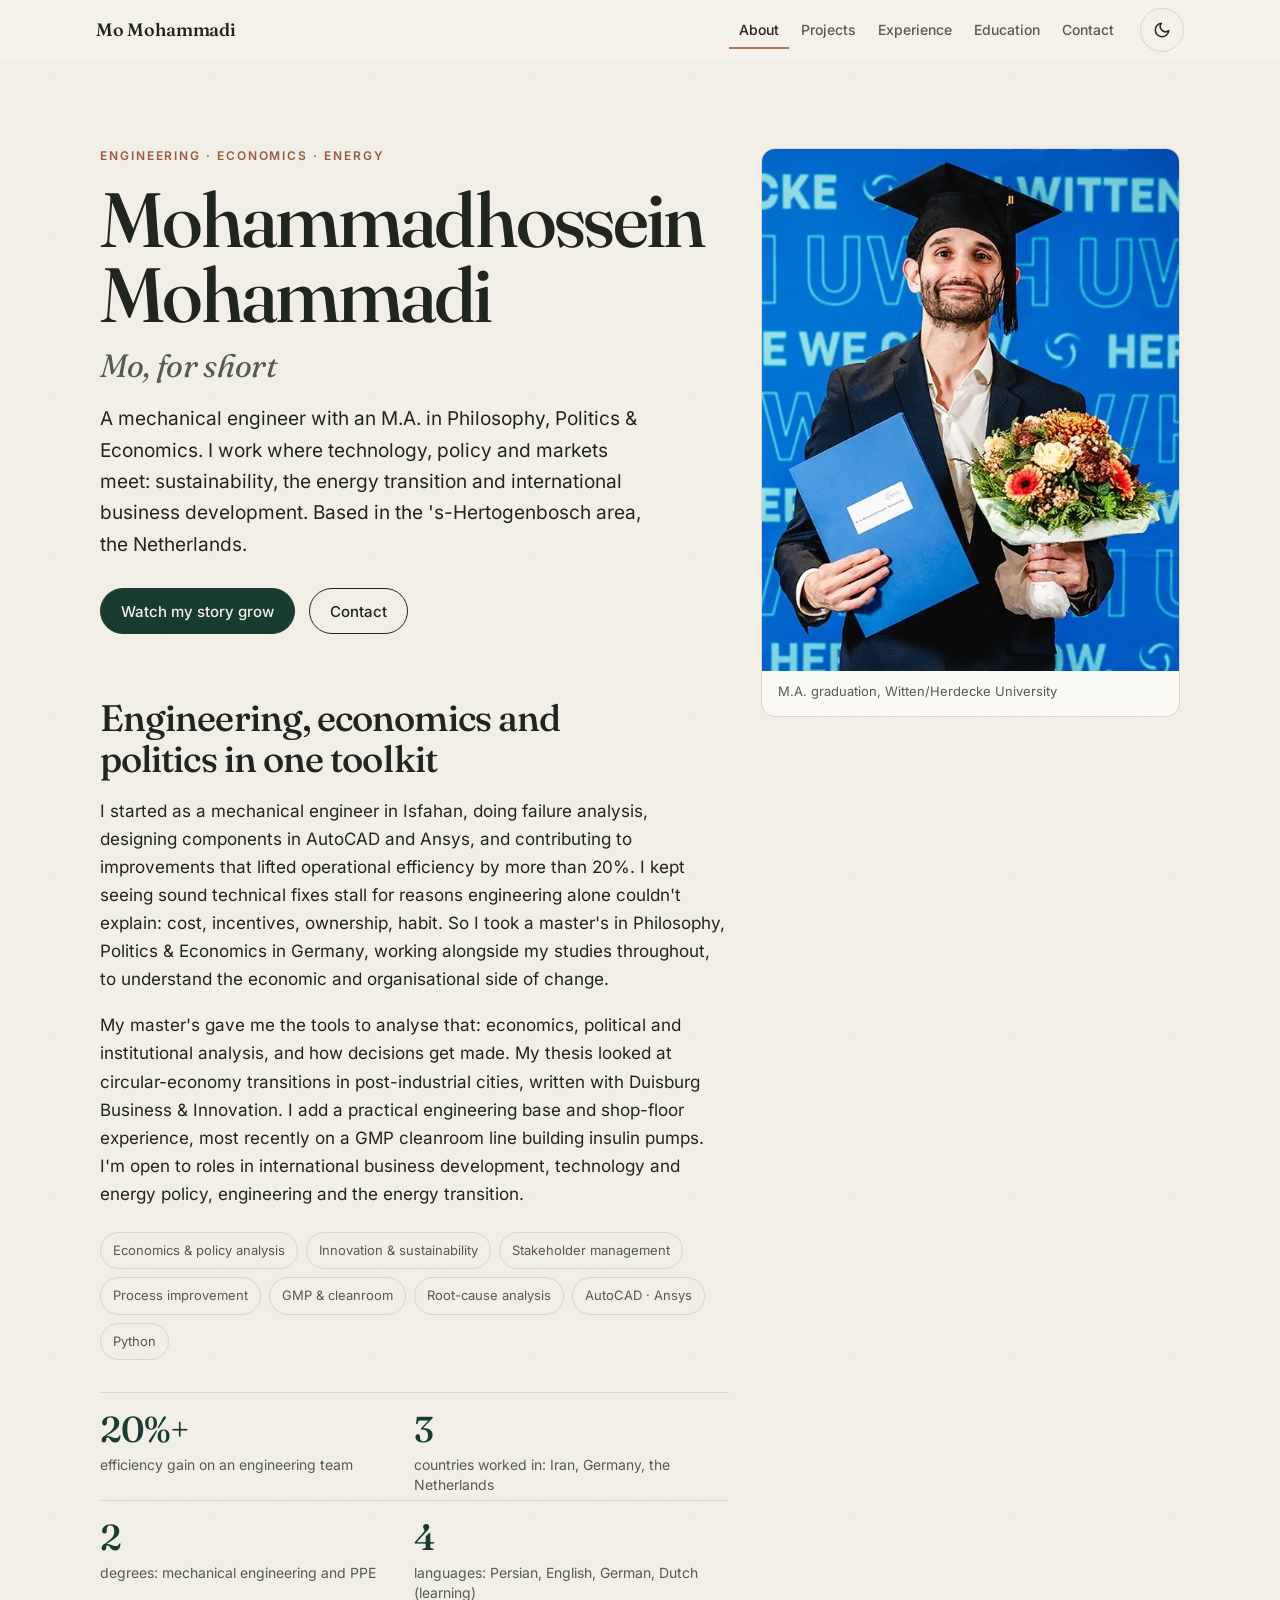
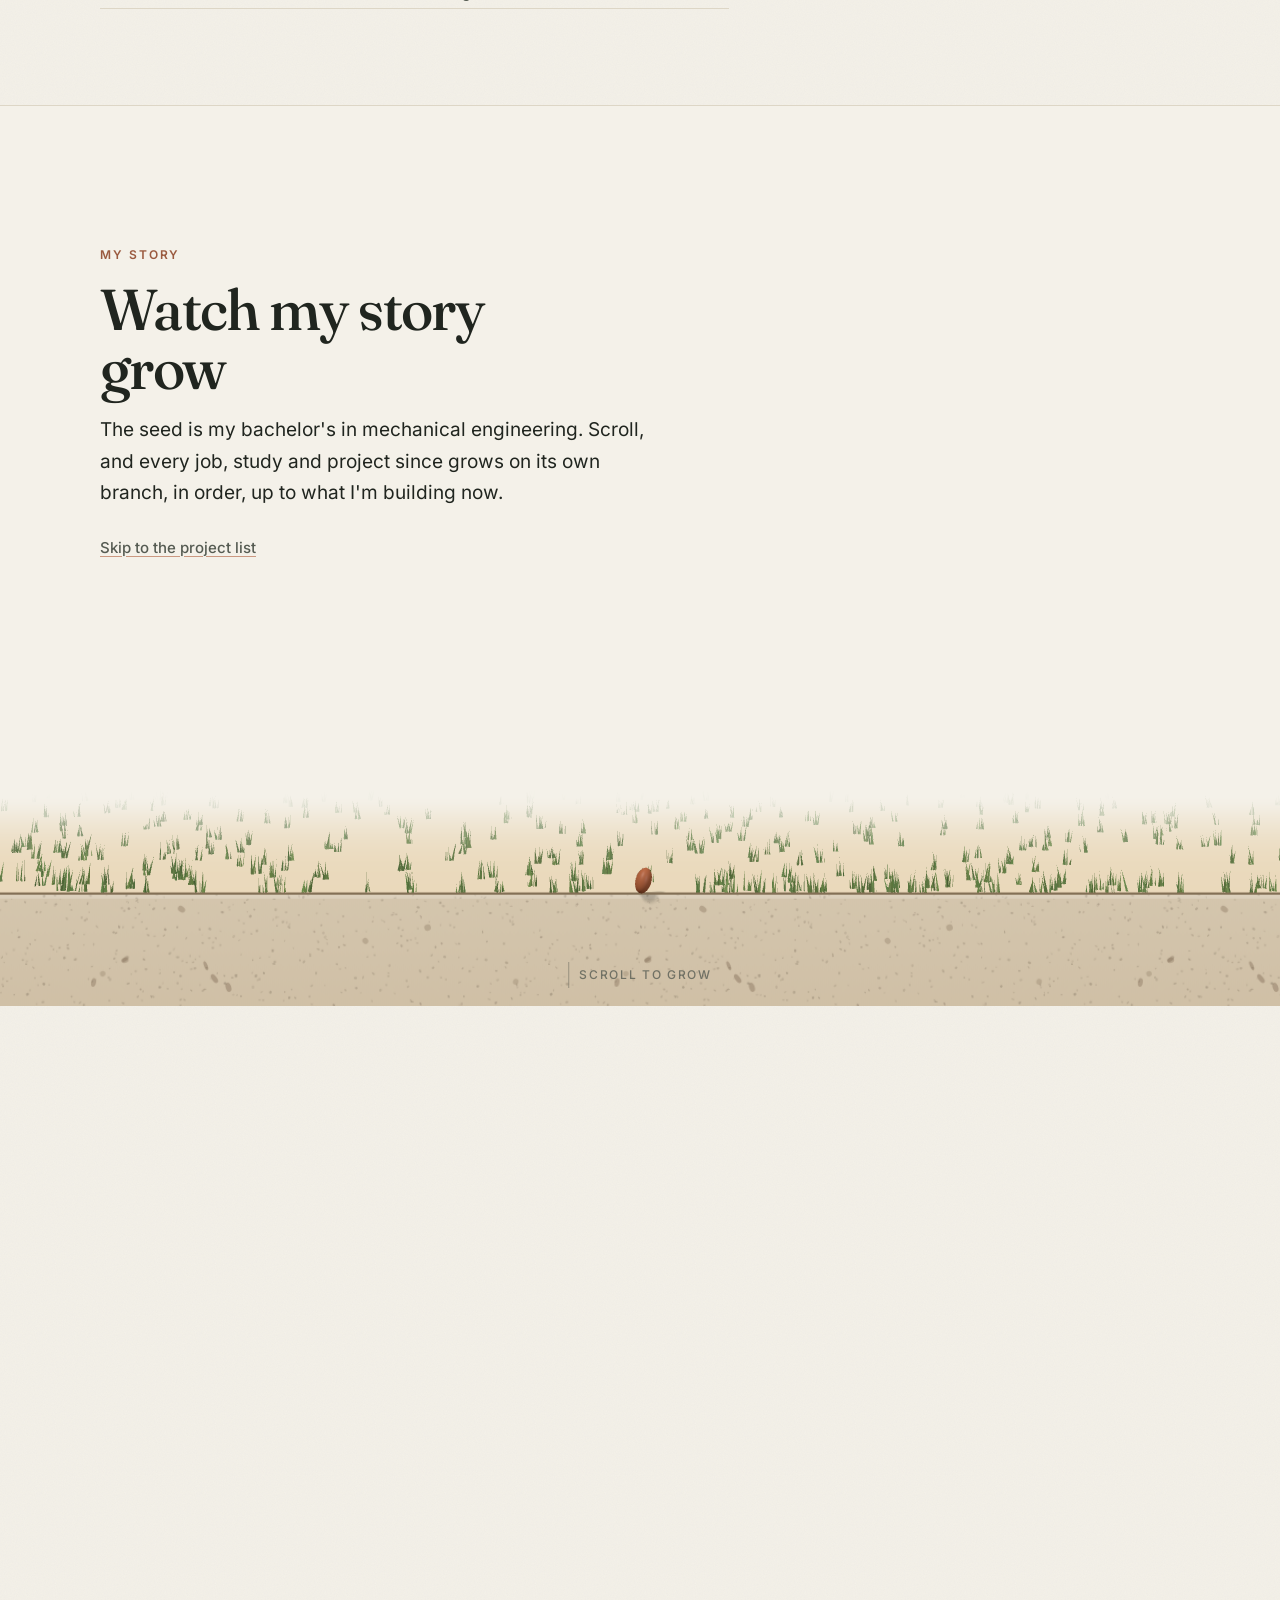
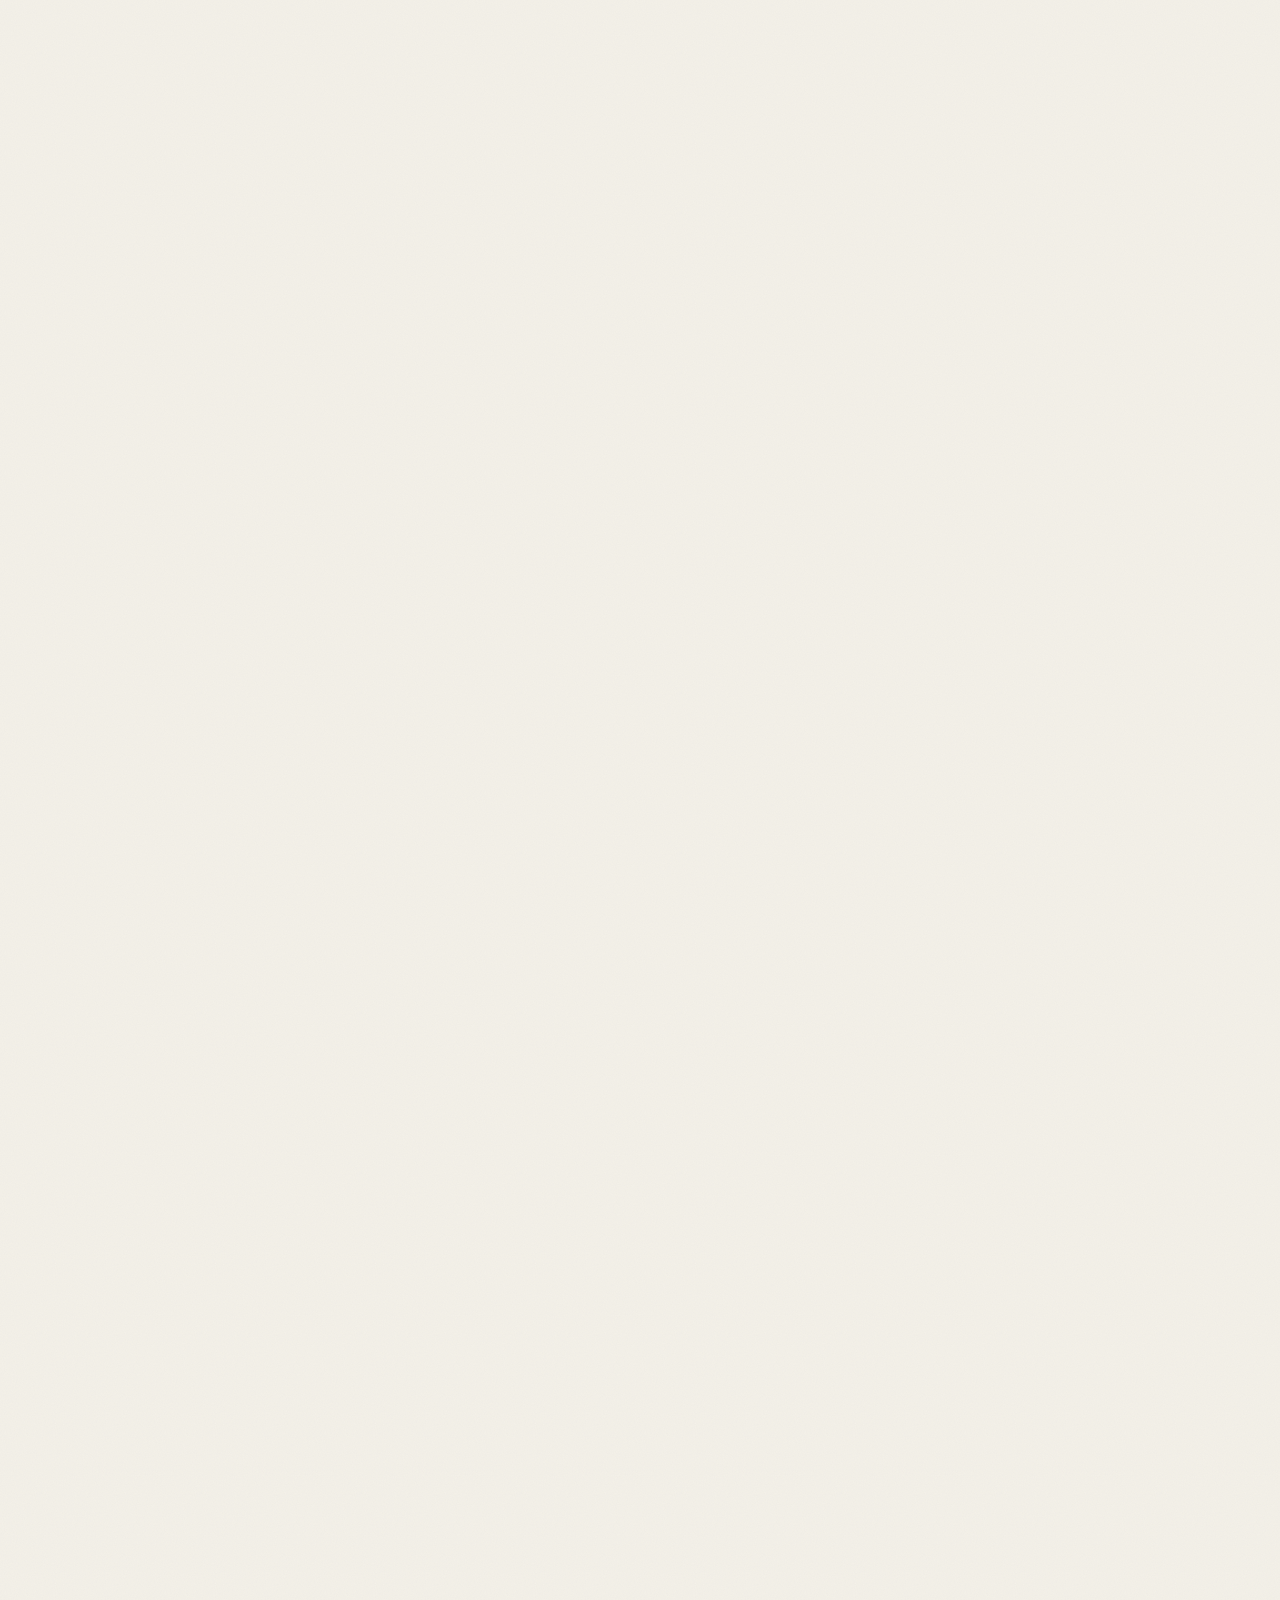
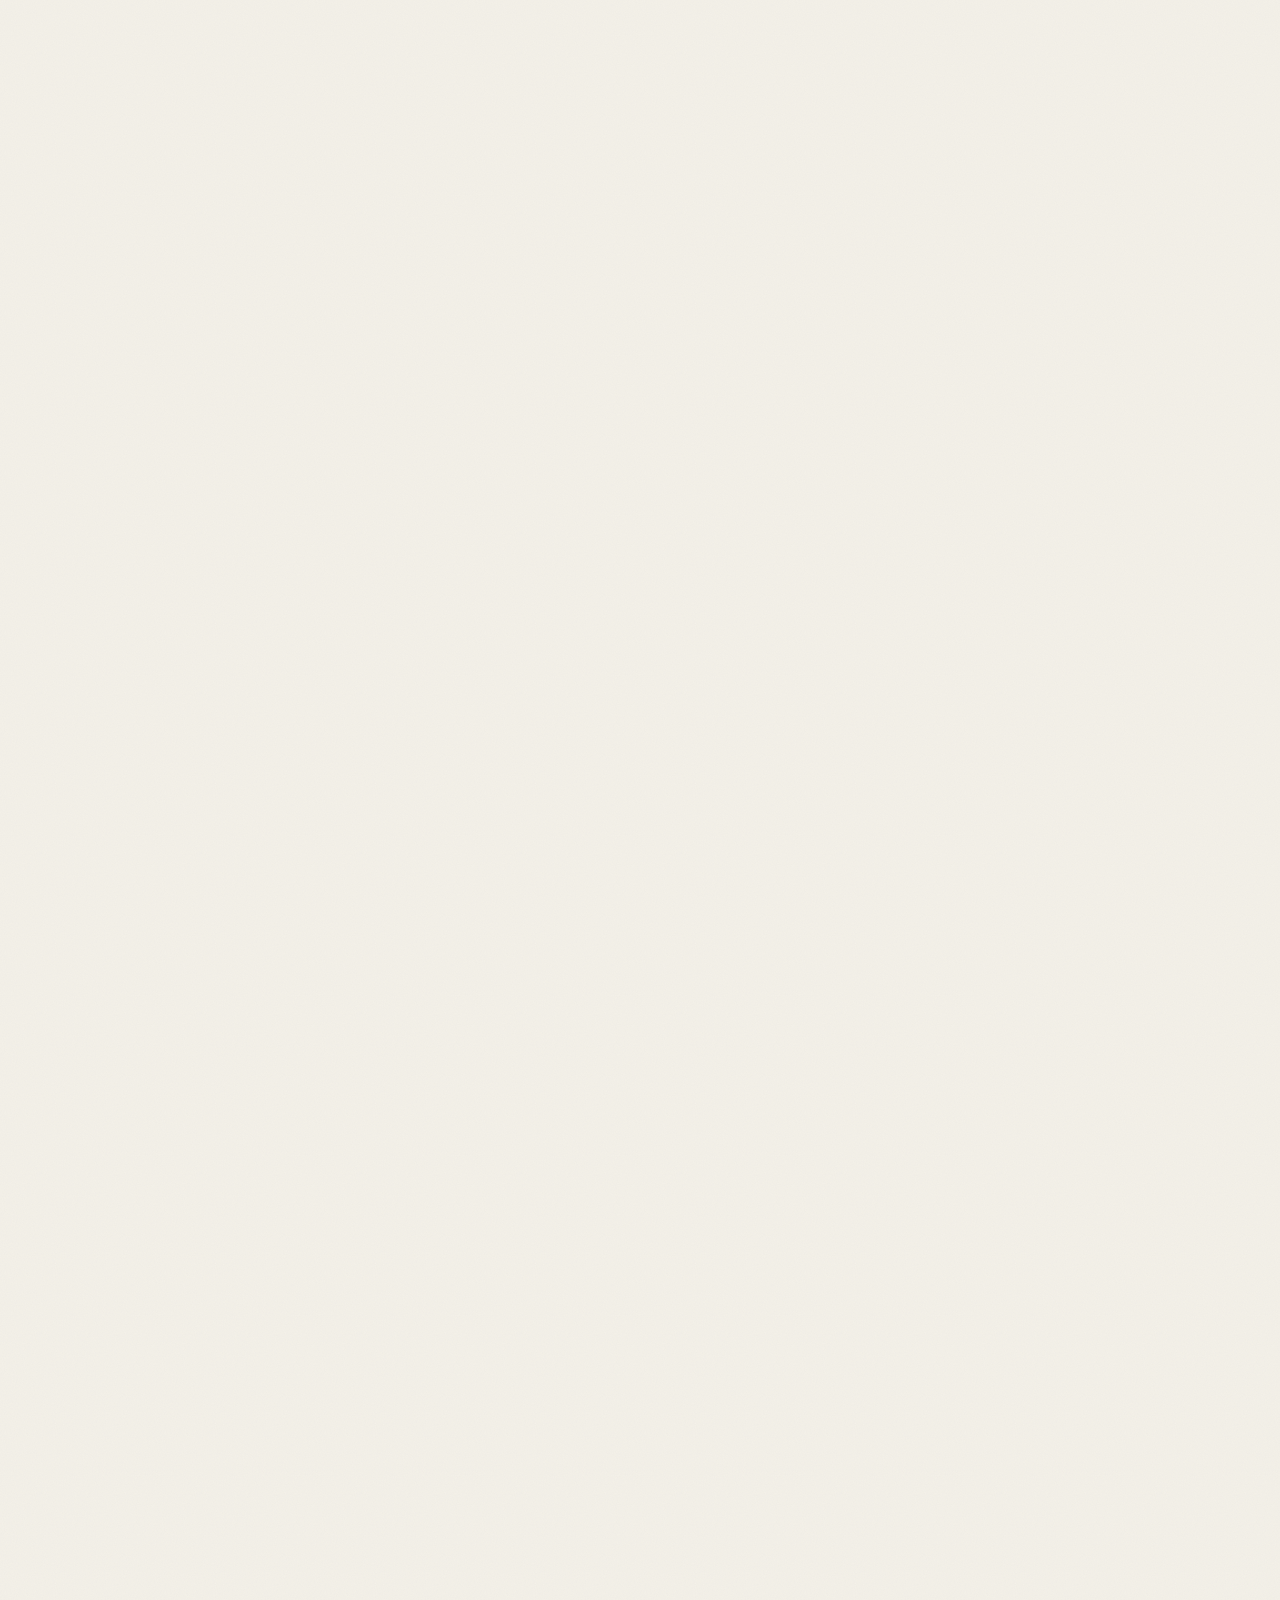
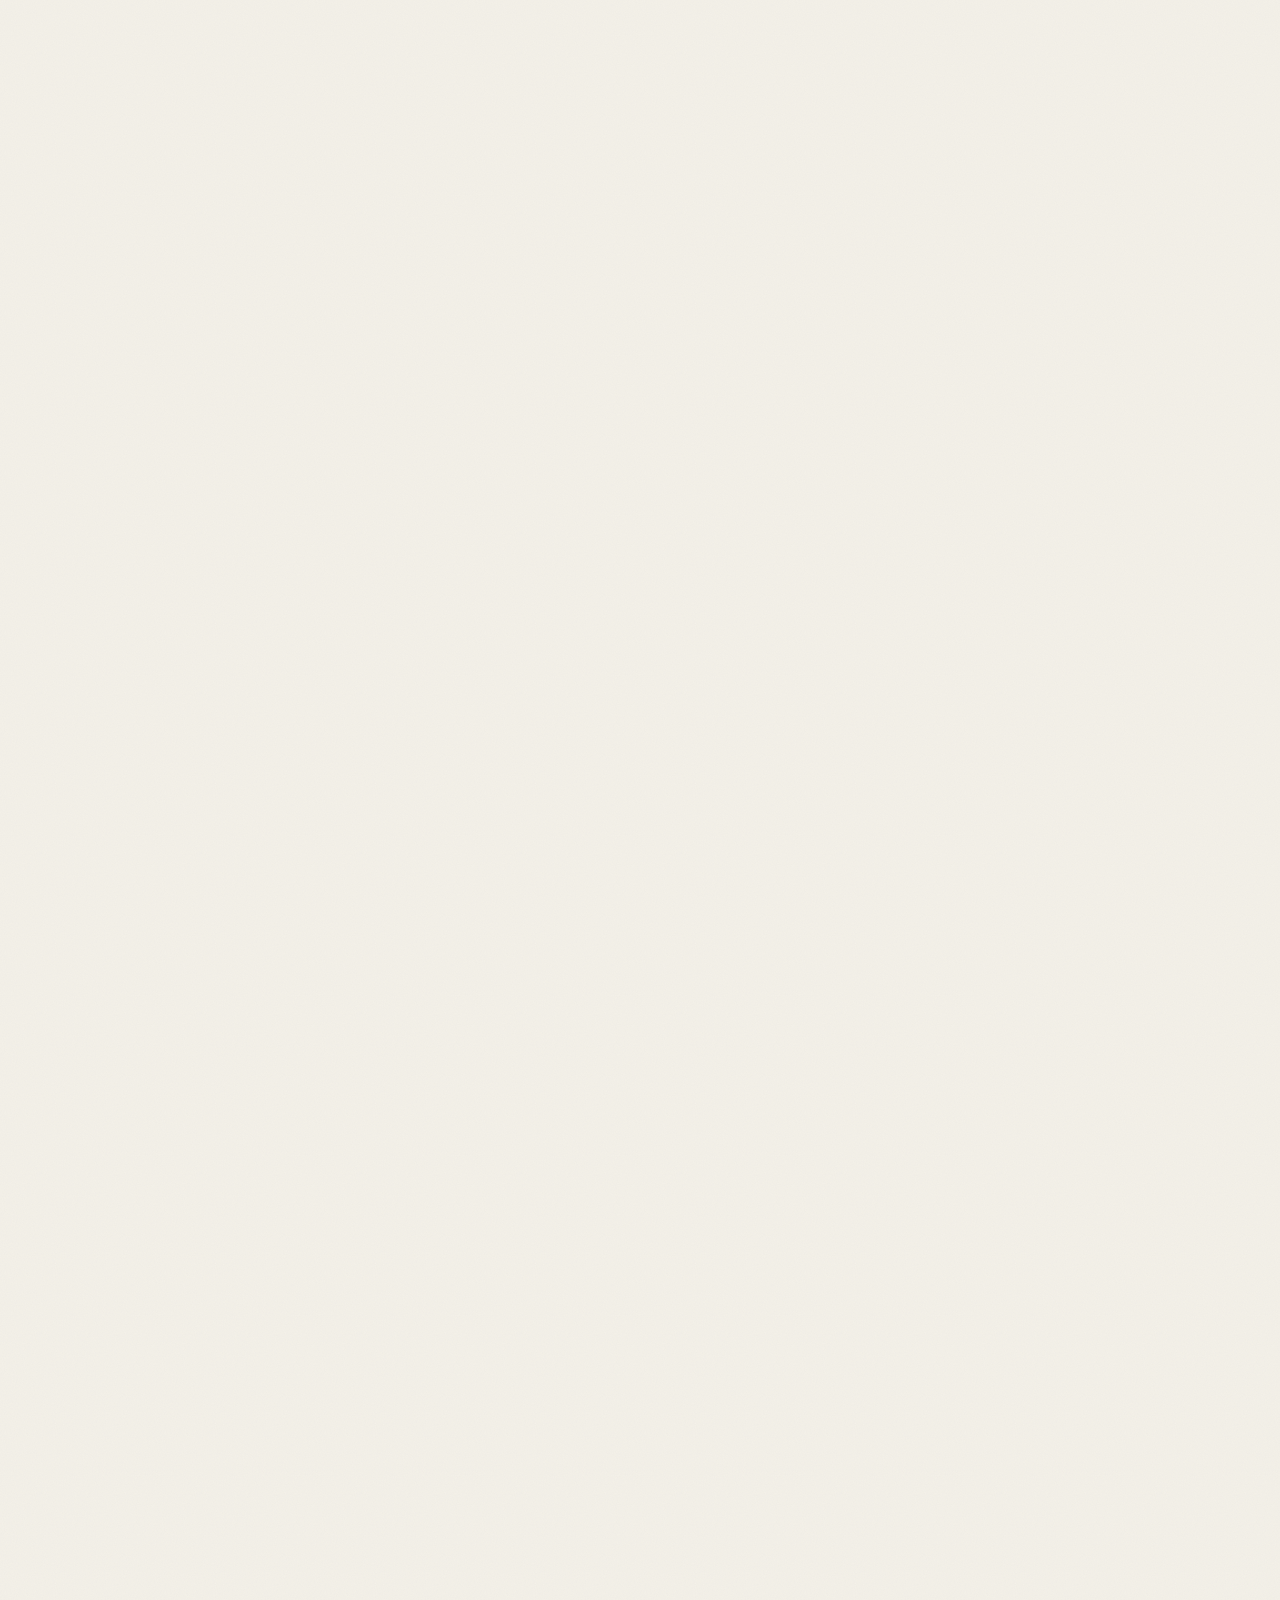
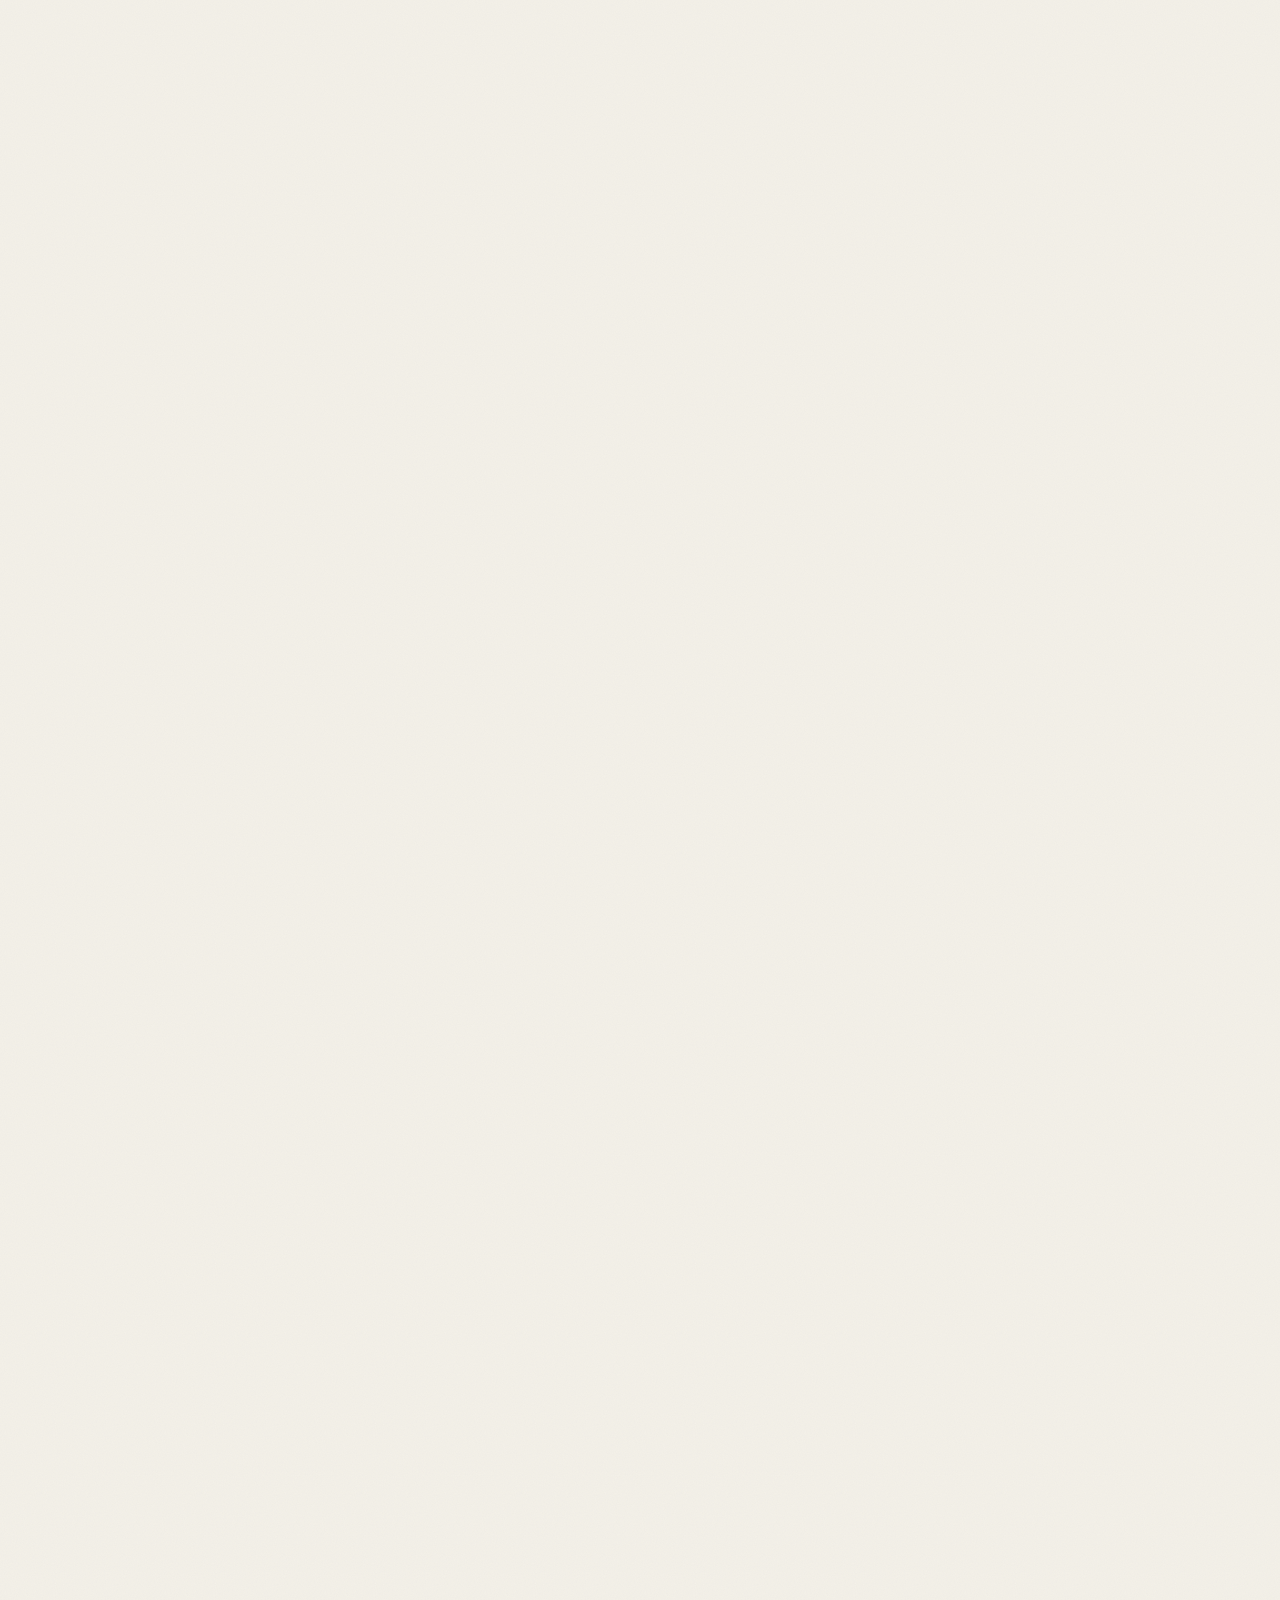
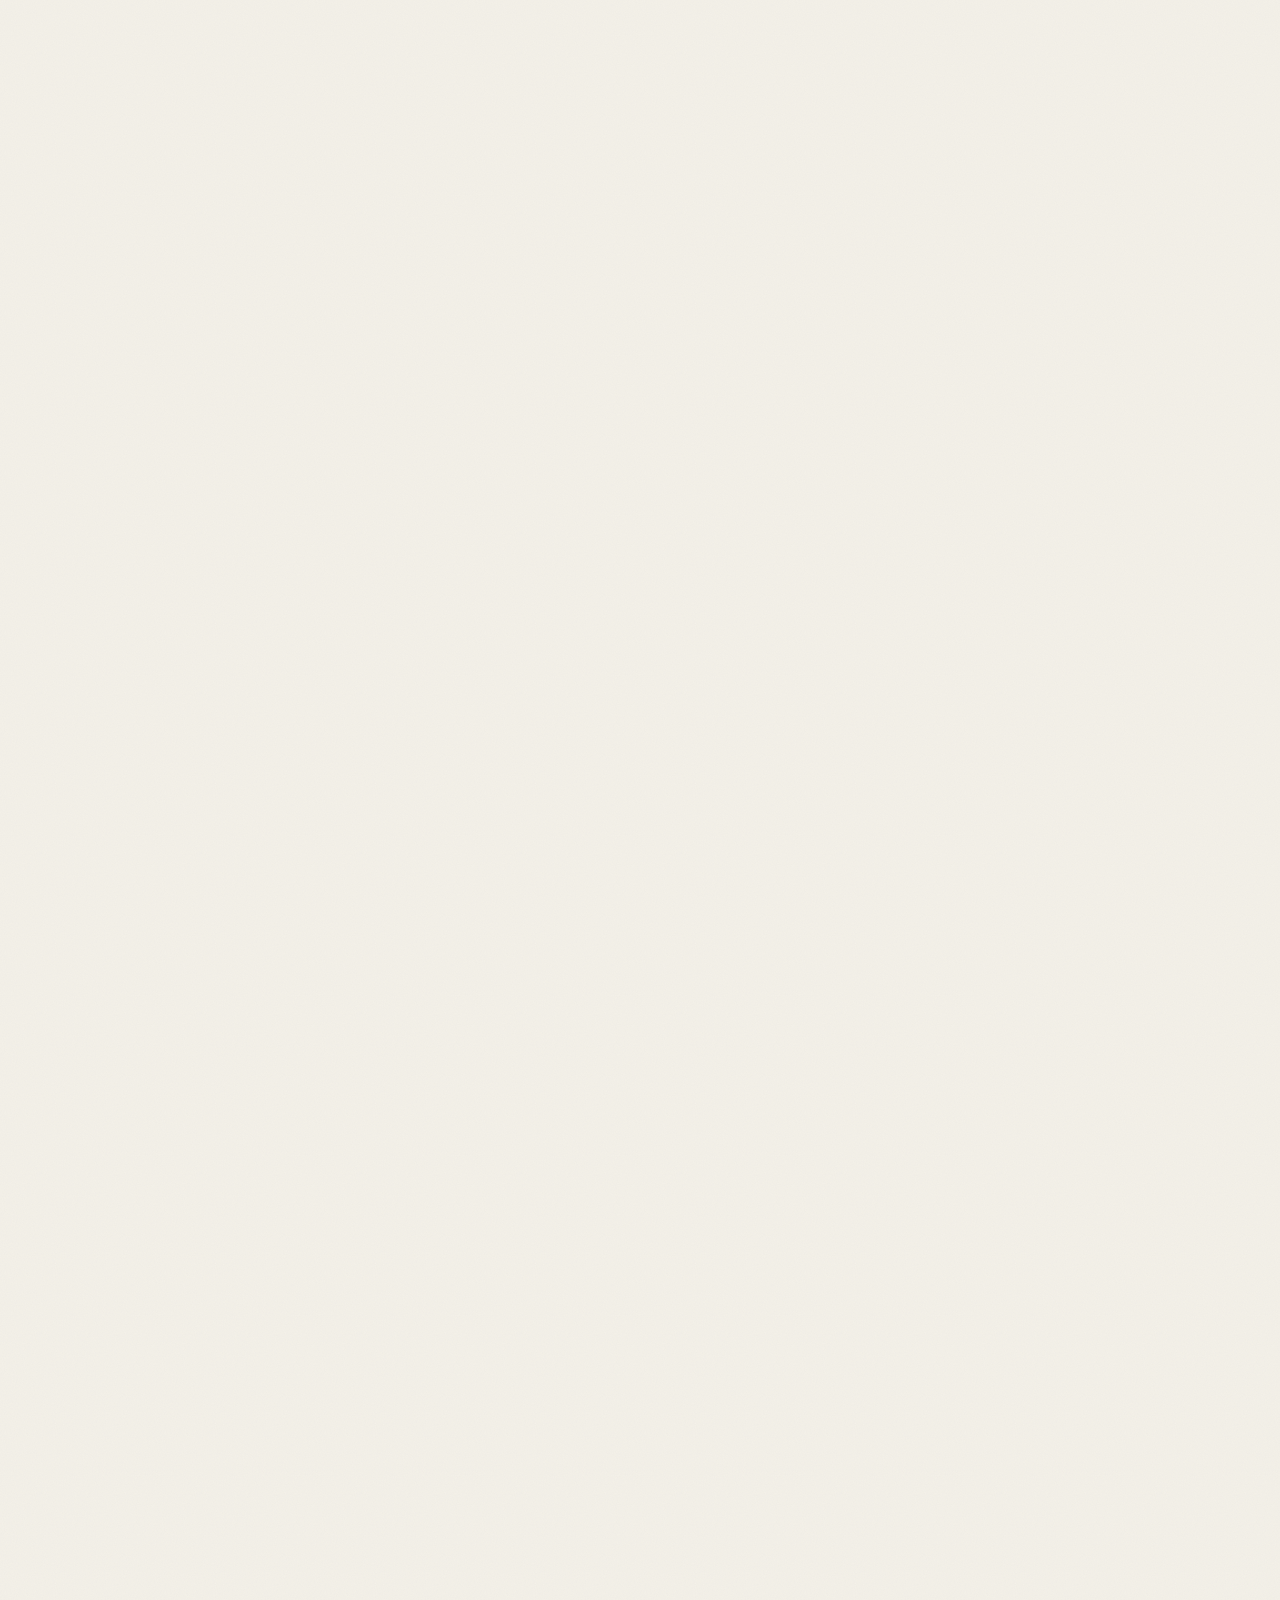
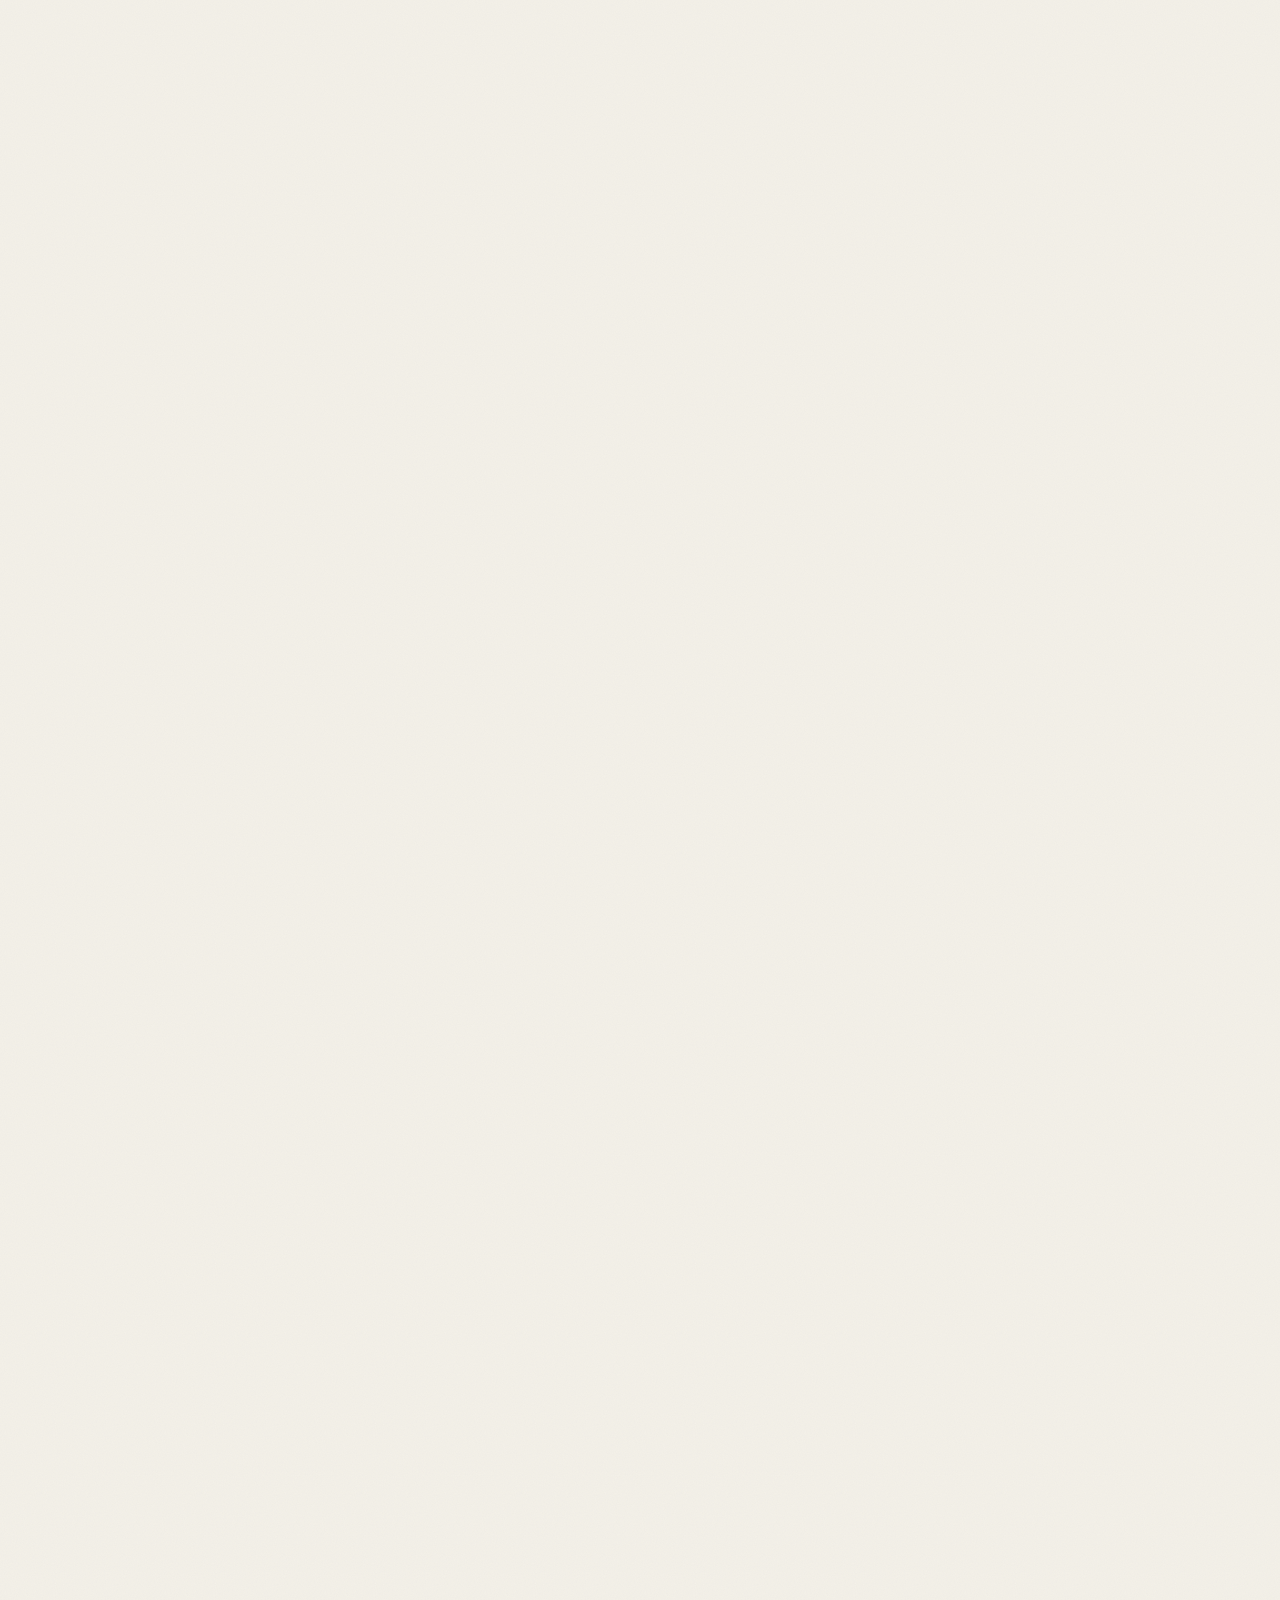
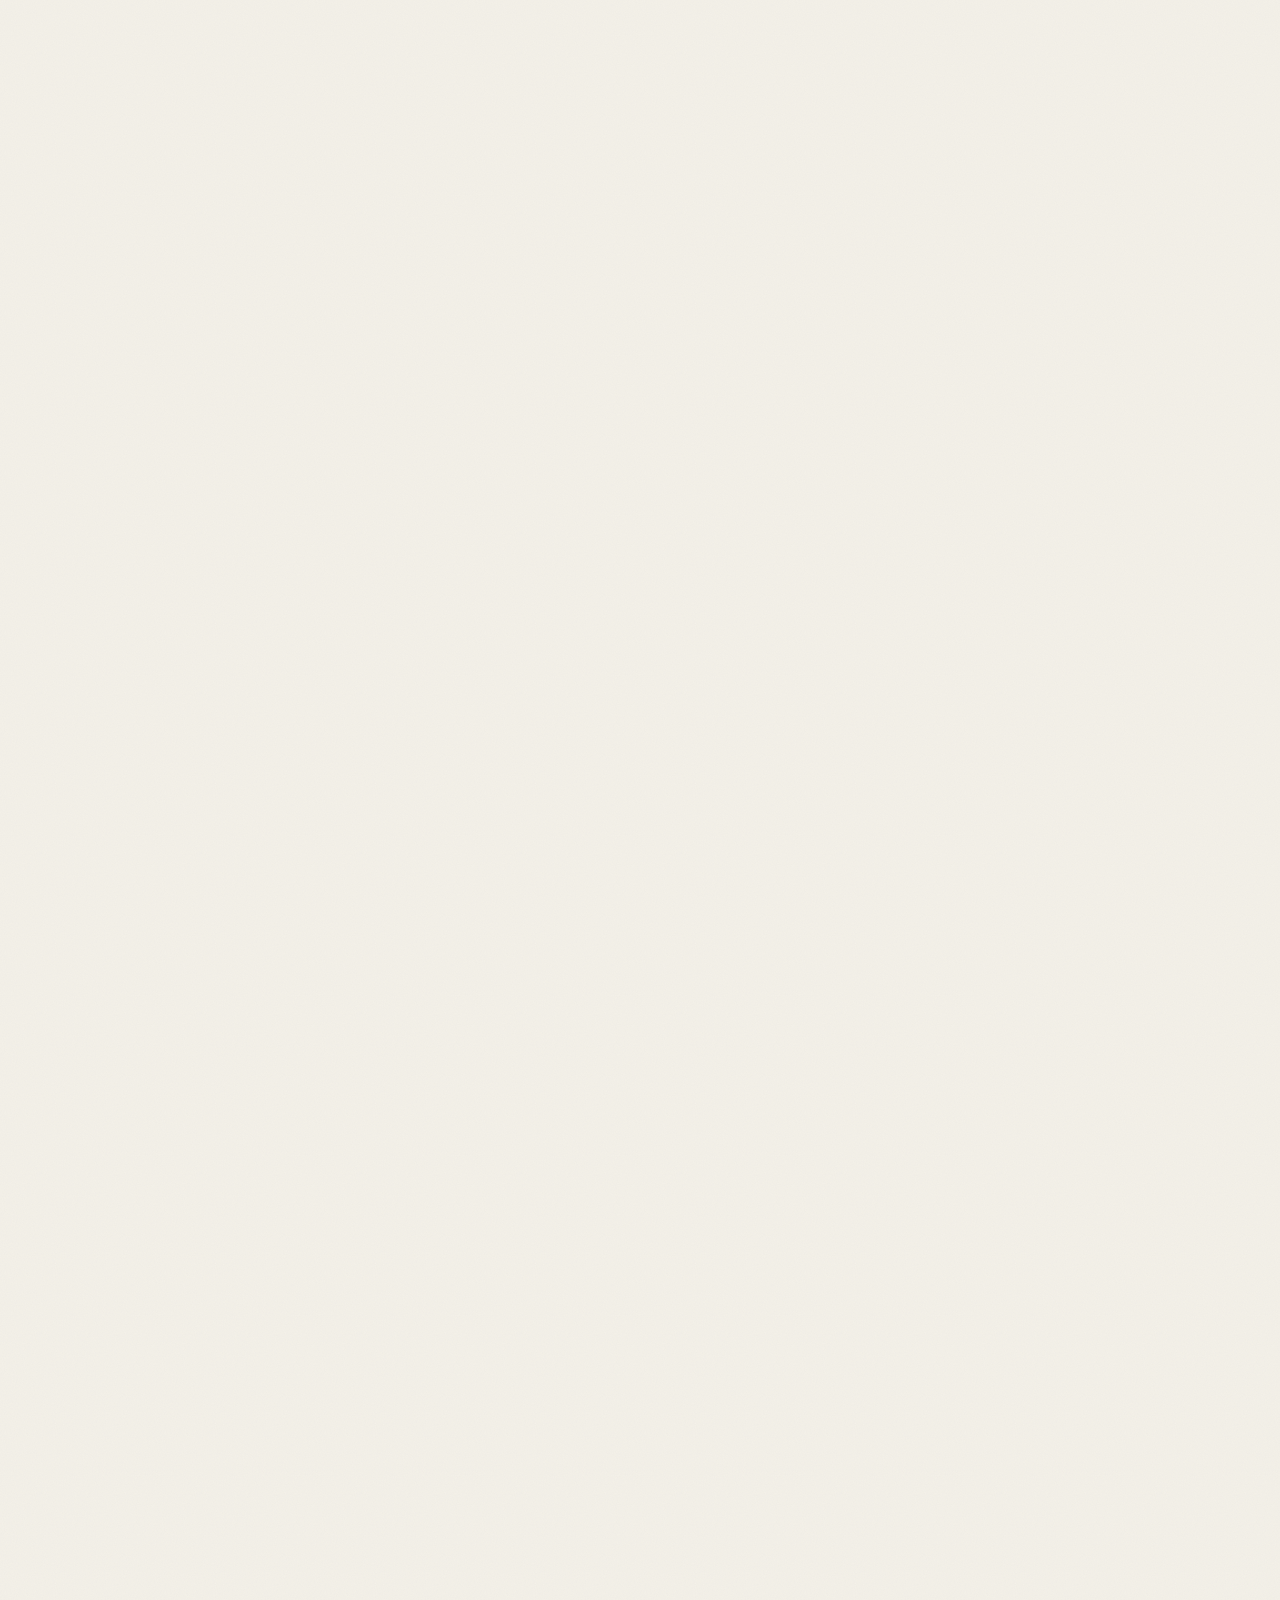
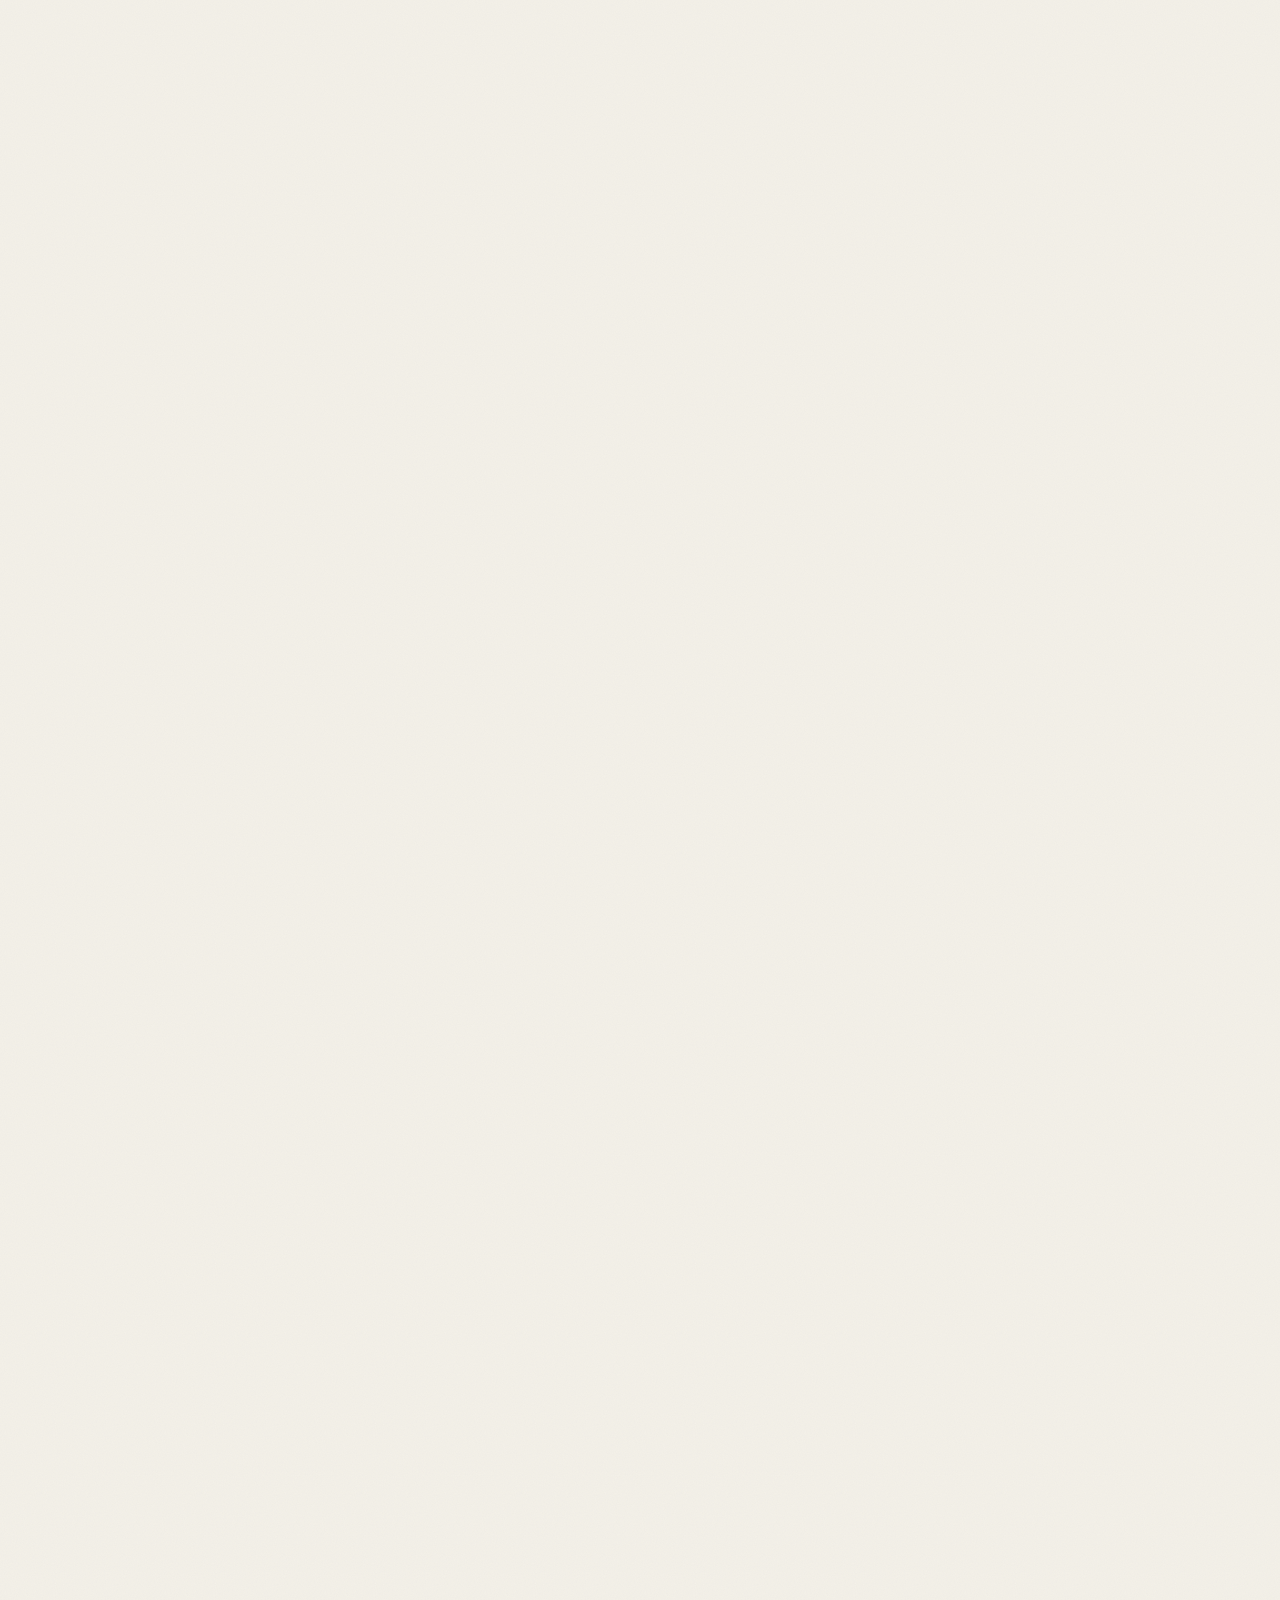
<file: index.html>
<!doctype html>
<html lang="en">
<head>
<meta charset="utf-8">
<meta name="viewport" content="width=device-width, initial-scale=1, viewport-fit=cover">
<title>Mohammadhossein Mohammadi | Mechanical Engineer, M.A. PPE</title>
<meta name="claude:viewport-fit-sides" content="cover">
<meta name="description" content="Mohammadhossein Mohammadi (Mo): mechanical engineer with an M.A. in PPE in the Netherlands, open to business development, energy and tech policy, and engineering roles.">
<meta name="author" content="Mohammadhossein Mohammadi">
<meta name="robots" content="index, follow, max-image-preview:large">
<link rel="canonical" href="https://momohammadi.nl/">
<link rel="alternate" type="text/plain" href="https://momohammadi.nl/llms.txt" title="LLM summary">
<meta property="og:type" content="profile">
<meta property="og:url" content="https://momohammadi.nl/">
<meta property="og:site_name" content="Mohammadhossein Mohammadi">
<meta property="og:title" content="Mohammadhossein Mohammadi | Economics Graduate (M.A. PPE) &amp; Mechanical Engineer">
<meta property="og:description" content="M.A. Philosophy, Politics &amp; Economics with a mechanical engineering base. Innovation, sustainability, policy, strategy and engineering, in the Netherlands.">
<meta property="og:image" content="https://momohammadi.nl/og-card.jpg">
<meta property="og:image:width" content="1200">
<meta property="og:image:height" content="630">
<meta property="og:image:alt" content="Mohammadhossein Mohammadi at his M.A. graduation, with his name and momohammadi.nl">
<meta property="profile:first_name" content="Mohammadhossein">
<meta property="profile:last_name" content="Mohammadi">
<meta name="twitter:card" content="summary_large_image">
<meta name="twitter:title" content="Mohammadhossein Mohammadi | Economics Graduate (M.A. PPE) &amp; Mechanical Engineer">
<meta name="twitter:image" content="https://momohammadi.nl/og-card.jpg">
<meta name="twitter:image:alt" content="Mohammadhossein Mohammadi at his M.A. graduation, with his name and momohammadi.nl">
<script type="application/ld+json">
{
  "@context": "https://schema.org",
  "@type": "ProfilePage",
  "@id": "https://momohammadi.nl/#profile",
  "url": "https://momohammadi.nl/",
  "name": "Mohammadhossein Mohammadi | Economics Graduate (M.A. PPE) & Mechanical Engineer",
  "inLanguage": "en",
  "dateCreated": "2026-11-19T16:00:00+01:00",
  "dateModified": "2026-11-26T17:00:00+01:00",
  "mainEntity": {
    "@type": "Person",
    "@id": "https://momohammadi.nl/#mo",
    "name": "Mohammadhossein Mohammadi",
    "alternateName": ["Mo Mohammadi", "Mohammad Hossein Mohammadi"],
    "givenName": "Mohammadhossein",
    "familyName": "Mohammadi",
    "url": "https://momohammadi.nl/",
    "image": { "@type": "ImageObject", "url": "https://momohammadi.nl/mo.jpg", "width": 560, "height": 700, "caption": "Mohammadhossein Mohammadi" },
    "identifier": "realmohere",
    "email": "mailto:contact@momohammadi.nl",
    "jobTitle": "Economics Graduate (M.A. Philosophy, Politics & Economics) & Mechanical Engineer",
    "description": "Graduate of the M.A. Philosophy, Politics & Economics at Witten/Herdecke University, with a B.Sc. in mechanical engineering and hands-on GMP manufacturing experience. Based in the 's-Hertogenbosch area, Netherlands, working across innovation, sustainability, policy, strategy and engineering.",
    "address": { "@type": "PostalAddress", "addressLocality": "'s-Hertogenbosch", "addressRegion": "North Brabant", "addressCountry": "NL" },
    "alumniOf": [
      { "@type": "CollegeOrUniversity", "name": "Witten/Herdecke University", "alternateName": "Universität Witten/Herdecke", "sameAs": "https://www.uni-wh.de/" },
      { "@type": "CollegeOrUniversity", "name": "Vrije Universiteit Amsterdam", "sameAs": "https://vu.nl/" },
      { "@type": "CollegeOrUniversity", "name": "Islamic Azad University, Damavand" }
    ],
    "hasCredential": [
      { "@type": "EducationalOccupationalCredential", "credentialCategory": "degree", "name": "M.A. Philosophy, Politics & Economics" },
      { "@type": "EducationalOccupationalCredential", "credentialCategory": "degree", "name": "B.Sc. Mechanical Engineering" },
      { "@type": "EducationalOccupationalCredential", "credentialCategory": "certification", "name": "NDT Technician (SNT-TC-1A)" }
    ],
    "knowsAbout": ["Political economy", "Institutional economics", "Ethics", "Governance", "Philosophy, Politics and Economics", "Mechanical engineering", "Event organisation", "Marketing communication", "Policy analysis", "Energy-transition policy", "Strategy", "Institutional analysis", "Stakeholder management", "Innovation projects", "Sustainability", "Energy transition", "Green energy", "Economics", "Process improvement", "Manufacturing engineering", "GMP manufacturing", "Cleanroom operations", "Medical device assembly", "Root-cause analysis", "Lean manufacturing", "Failure analysis", "Non-destructive testing", "AutoCAD", "Ansys Mechanical", "Python", "Circular economy", "Project coordination", "Market research", "Cost estimation", "Stakeholder communication", "Hydrogen generation"],
    "knowsLanguage": ["Persian", "English", "German", "Dutch"],
    "sameAs": [
      "https://www.linkedin.com/in/mohammadhossein-m-55290210a",
      "https://github.com/realmohere"
    ]
  }
}
</script>

<link rel="icon" href="favicon.ico" sizes="32x32">
<link rel="icon" href="favicon.svg" type="image/svg+xml">
<link rel="apple-touch-icon" href="apple-touch-icon.png">
<link rel="manifest" href="site.webmanifest">
<meta name="theme-color" content="#F4F1E9" media="(prefers-color-scheme: light)">
<meta name="theme-color" content="#131915" media="(prefers-color-scheme: dark)">
<link rel="preload" href="assets/fonts/inter-latin-wght-normal.woff2" as="font" type="font/woff2" crossorigin>
<link rel="preload" href="assets/fonts/fraunces-latin-opsz-normal.woff2" as="font" type="font/woff2" crossorigin>
<link rel="stylesheet" href="assets/fonts.css">
<link rel="stylesheet" href="assets/site.css">
<script>function setThemeColor(t){[].forEach.call(document.querySelectorAll('meta[name=theme-color]'),function(m){if(t){m.removeAttribute('media');m.content=t==='dark'?'#131915':'#F4F1E9'}})}try{var t=localStorage.getItem('theme');if(t){document.documentElement.setAttribute('data-theme',t);setThemeColor(t)}}catch(e){}</script>
<noscript><style>.grow, #explore { display: none; }</style></noscript>
</head>
<body>
<a class="skip" href="#main">Skip to content</a>
<header class="top"><div class="top-in">
  <a class="mark" href="#top">Mo Mohammadi</a>
  <nav class="nav" aria-label="Sections">
    <a class="opt-s" href="#about">About</a>
    <a href="#projects">Projects</a>
    <a class="opt" href="#experience">Experience</a>
    <a class="opt" href="#education">Education</a>
    <a href="#contact">Contact</a>
  </nav>
  <button class="icon-btn" id="theme" type="button" aria-label="Switch light or dark mode" title="Switch light or dark mode">
    <svg class="icon-moon" viewBox="0 0 24 24" fill="none" stroke="currentColor" stroke-width="2" stroke-linecap="round" stroke-linejoin="round" aria-hidden="true"><path d="M21 12.8A9 9 0 1 1 11.2 3a7 7 0 0 0 9.8 9.8z"/></svg>
    <svg class="icon-sun" viewBox="0 0 24 24" fill="none" stroke="currentColor" stroke-width="2" stroke-linecap="round" aria-hidden="true"><circle cx="12" cy="12" r="4"/><path d="M12 2v2M12 20v2M4.9 4.9l1.4 1.4M17.7 17.7l1.4 1.4M2 12h2M20 12h2M4.9 19.1l1.4-1.4M17.7 6.3l1.4-1.4"/></svg>
  </button>
</div></header>

<main id="main">
<div class="wrap" id="top">
  <section class="opening" id="about" aria-labelledby="name">
    <div class="about-grid">
      <div class="prose">
        <p class="eyebrow">Engineering · Economics · Energy</p>
        <h1 id="name">Mohammadhossein Mohammadi <span class="aka">Mo, for short</span></h1>
        <p class="intro">A mechanical engineer with an M.A. in Philosophy, Politics &amp; Economics. I work where technology, policy and markets meet: sustainability, the energy transition and international business development. Based in the 's-Hertogenbosch area, the Netherlands.</p>
        <div class="actions">
          <a class="btn primary" id="explore" href="#grow" data-goatcounter-click="hero-explore">Watch my story grow</a>
          <a class="btn" href="#contact" data-goatcounter-click="hero-contact">Contact</a>
        </div>
        <h2>Engineering, economics and politics in one toolkit</h2>
        <p>I started as a mechanical engineer in Isfahan, doing failure analysis, designing components in AutoCAD and Ansys, and contributing to improvements that lifted operational efficiency by more than 20%. I kept seeing sound technical fixes stall for reasons engineering alone couldn't explain: cost, incentives, ownership, habit. So I took a master's in Philosophy, Politics &amp; Economics in Germany, working alongside my studies throughout, to understand the economic and organisational side of change.</p>
        <p>My master's gave me the tools to analyse that: economics, political and institutional analysis, and how decisions get made. My thesis looked at circular-economy transitions in post-industrial cities, written with Duisburg Business &amp; Innovation. I add a practical engineering base and shop-floor experience, most recently on a GMP cleanroom line building insulin pumps. I'm open to roles in international business development, technology and energy policy, engineering and the energy transition.</p>
        <ul class="facts">
          <li>Economics &amp; policy analysis</li>
          <li>Innovation &amp; sustainability</li>
          <li>Stakeholder management</li>
          <li>Process improvement</li>
          <li>GMP &amp; cleanroom</li>
          <li>Root-cause analysis</li>
          <li>AutoCAD · Ansys</li>
          <li>Python</li>
        </ul>
        <div class="stats">
          <div class="stat"><b>20%+</b><span>efficiency gain on an engineering team</span></div>
          <div class="stat"><b>3</b><span>countries worked in: Iran, Germany, the Netherlands</span></div>
          <div class="stat"><b>2</b><span>degrees: mechanical engineering and PPE</span></div>
          <div class="stat"><b>4</b><span>languages: Persian, English, German, Dutch (learning)</span></div>
        </div>
      </div>
      <figure class="portrait"><picture><source srcset="mo.webp" type="image/webp"><img src="mo.jpg" width="560" height="700" fetchpriority="high" alt="Mohammadhossein Mohammadi at the M.A. Philosophy, Politics &amp; Economics graduation, Witten/Herdecke University, holding a diploma and flowers"></picture><figcaption>M.A. graduation, Witten/Herdecke University</figcaption></figure>
    </div>
  </section>
</div>

<div class="grow" id="grow">
  <div class="stage">
    <div class="hero">
      <div class="hero-in">
        <p class="eyebrow">My story</p>
        <h2>Watch my story grow</h2>
        <p class="intro">The seed is my bachelor's in mechanical engineering. Scroll, and every job, study and project since grows on its own branch, in order, up to what I'm building now.</p>
        <div class="actions">
          <a class="textlink skipanim" href="#projects" data-goatcounter-click="hero-skip">Skip to the project list</a>
        </div>
      </div>
    </div>
    <svg class="plant" aria-hidden="true" focusable="false"></svg>
    <svg class="seed-static" viewBox="-30 -30 60 40" aria-hidden="true" focusable="false">
      <defs><radialGradient id="sf0" cx=".36" cy=".3" r=".8"><stop offset="0" stop-color="#E2AE8F"/><stop offset=".45" stop-color="#BA7355"/><stop offset="1" stop-color="#6E3F2B"/></radialGradient></defs>
      <ellipse cx="1" cy="1.5" rx="13" ry="3.2" fill="#20251F" opacity=".18"/>
      <path d="M-30 1.5H30" stroke="currentColor" stroke-opacity=".28" stroke-width=".6"/>
      <path transform="rotate(-16)" d="M0 -17C-7.5 -15 -9.5 -5 -1 .6L0 .8 1 .6C9.5 -5 7.5 -15 0 -17Z" fill="url(#sf0)" stroke="#8a5039" stroke-width=".6"/>
    </svg>
    <div class="scene-labels" aria-hidden="true"></div>
    <div class="scene-cards" aria-hidden="true"></div>
    <div class="finale">
      <h2>Let's grow something together</h2>
      <p>Each branch is a chapter, from my engineering roots to what I'm building now. If one of them speaks to you, I'd like to hear from you.</p>
      <div class="actions">
        <a class="btn primary" href="mailto:contact@momohammadi.nl" data-goatcounter-click="finale-email">contact@momohammadi.nl</a>
        <a class="btn" href="#projects" data-goatcounter-click="finale-list">See all projects</a>
      </div>
    </div>
    <p class="scroll-hint" aria-hidden="true">Scroll to grow</p>
  </div>
  <ol class="story-list" id="story-list" hidden>
<!-- STORY:START -->
    <li class="story-item seed" data-label="2010" data-short="B.Sc. Mechanical Engineering" data-href="#education">
      <article class="pcard pcard-mile">
        <div class="pcard-body">
        <p class="pcard-meta"><span class="num">2010 – 2016</span><span class="status">The seed</span></p>
        <h3 class="pcard-title">B.Sc. Mechanical Engineering</h3>
        <p class="pcard-role">Azad University, Damavand</p>
        <p class="pcard-desc">Where my story starts: a bachelor&#x27;s in mechanical engineering.</p>
        <a class="pcard-link" href="#education">Read more <span aria-hidden="true">→</span></a>
        </div>
      </article>
    </li>
    <li class="story-item" data-label="2017" data-short="Saba-Sim, Isfahan" data-href="#experience">
      <article class="pcard pcard-mile">
        <div class="pcard-body">
        <p class="pcard-meta"><span class="num">2017 – 2019</span><span class="status">Engineering</span></p>
        <h3 class="pcard-title">Assistant Mechanical Engineer</h3>
        <p class="pcard-role">Saba-Sim Co., Isfahan</p>
        <p class="pcard-desc">Failure analysis, component design in AutoCAD, analysis in Ansys and cost estimates. Contributed to improvements that raised operational efficiency by more than 20%.</p>
        <a class="pcard-link" href="#experience">Read more <span aria-hidden="true">→</span></a>
        </div>
      </article>
    </li>
    <li class="story-item" data-label="" data-short="Hydrogen-generation prototype" data-href="#project-hydrogen-prototype" data-slug="hydrogen-prototype">
      <article class="pcard">
        <div class="pcard-media"><img src="projects/img/hydrogen-prototype.svg" width="800" height="450" alt="Line illustration of two steel plates in water with gas bubbles rising" decoding="async" loading="lazy"><span class="badge">Illustration</span></div>
        <div class="pcard-body">
        <p class="pcard-meta"><span class="num">01</span><span class="status">Side project</span></p>
        <h3 class="pcard-title">Hydrogen-generation prototype</h3>
        <p class="pcard-role"><span class="k">Role</span> Designed, built and tested it myself</p>
        <p class="pcard-desc">A steel-plate hydrogen-generation system, taken from first concept through construction to practical tests of its gas output.</p>
        <p class="pcard-outcome"><span class="k">Outcome</span> A working prototype, tested for gas output.</p>
        <a class="pcard-link" href="projects/hydrogen-prototype.html" data-goatcounter-click="project-hydrogen-prototype">View project<span class="vh">: Hydrogen-generation prototype</span> <span aria-hidden="true">→</span></a>
        </div>
      </article>
    </li>
    <li class="story-item" data-label="2019" data-short="TAITRA, Tehran" data-href="#experience">
      <article class="pcard pcard-mile">
        <div class="pcard-body">
        <p class="pcard-meta"><span class="num">2019 – 2020</span><span class="status">Trade</span></p>
        <h3 class="pcard-title">Regional Country Manager</h3>
        <p class="pcard-role">Taiwan Trade Center (TAITRA), Tehran</p>
        <p class="pcard-desc">Matched Taiwanese manufacturers with Iranian partners through market research.</p>
        <a class="pcard-link" href="#experience">Read more <span aria-hidden="true">→</span></a>
        </div>
      </article>
    </li>
    <li class="story-item" data-label="2021" data-short="Master&#x27;s studies, Switzerland" data-href="#education">
      <article class="pcard pcard-mile">
        <div class="pcard-body">
        <p class="pcard-meta"><span class="num">2021 – 2022</span><span class="status">Study</span></p>
        <h3 class="pcard-title">Master&#x27;s studies in Mechanical Engineering</h3>
        <p class="pcard-role">Switzerland</p>
        <p class="pcard-desc">Started a master&#x27;s in mechanical engineering, then switched to Philosophy, Politics &amp; Economics.</p>
        <a class="pcard-link" href="#education">Read more <span aria-hidden="true">→</span></a>
        </div>
      </article>
    </li>
    <li class="story-item" data-label="2022" data-short="M.A. PPE, Witten/Herdecke" data-href="#education">
      <article class="pcard pcard-mile">
        <div class="pcard-body">
        <p class="pcard-meta"><span class="num">2022 – 2026</span><span class="status">Study</span></p>
        <h3 class="pcard-title">M.A. Philosophy, Politics &amp; Economics</h3>
        <p class="pcard-role">Witten/Herdecke University, Germany</p>
        <p class="pcard-desc">Economics, political and institutional analysis, and how decisions get made, studied while working throughout: instructor at Amazon in Witten, then business development consultant at 1&amp;1 in Düsseldorf.</p>
        <a class="pcard-link" href="#education">Read more <span aria-hidden="true">→</span></a>
        </div>
      </article>
    </li>
    <li class="story-item" data-label="2023" data-short="PPE Conference" data-href="#volunteering">
      <article class="pcard pcard-mile">
        <div class="pcard-body">
        <p class="pcard-meta"><span class="num">2023 – 2024</span><span class="status">Volunteering</span></p>
        <h3 class="pcard-title">Conference organiser, marketing team</h3>
        <p class="pcard-role">8th International PPE Conference, Witten/Herdecke</p>
        <p class="pcard-desc">Designed banners and logos, created social media content and planned the outreach with the team.</p>
        <a class="pcard-link" href="#volunteering">Read more <span aria-hidden="true">→</span></a>
        </div>
      </article>
    </li>
    <li class="story-item" data-label="2024" data-short="Duisburg Business &amp; Innovation" data-href="#experience">
      <article class="pcard pcard-mile">
        <div class="pcard-body">
        <p class="pcard-meta"><span class="num">2024</span><span class="status">Projects</span></p>
        <h3 class="pcard-title">Project Assistant</h3>
        <p class="pcard-role">Duisburg Business &amp; Innovation GmbH</p>
        <p class="pcard-desc">Green-energy and regional innovation projects: milestones, risks, and technical, market and funding research.</p>
        <a class="pcard-link" href="#experience">Read more <span aria-hidden="true">→</span></a>
        </div>
      </article>
    </li>
    <li class="story-item" data-label="" data-short="From Linear to Circular" data-href="#project-linear-to-circular-thesis" data-slug="linear-to-circular-thesis">
      <article class="pcard">
        <div class="pcard-media"><img src="projects/img/linear-to-circular-thesis.svg" width="800" height="450" alt="Line illustration of a linear arrow bending into a closed loop around an industrial skyline" decoding="async" loading="lazy"><span class="badge">Illustration</span></div>
        <div class="pcard-body">
        <p class="pcard-meta"><span class="num">04</span><span class="status">M.A. thesis</span></p>
        <h3 class="pcard-title">From Linear to Circular</h3>
        <p class="pcard-role"><span class="k">Role</span> Author, written with Duisburg Business &amp; Innovation GmbH</p>
        <p class="pcard-desc">How policy, institutions, incentives and cooperation shape the move from linear to circular production in post-industrial Duisburg, compared with Amsterdam and Singapore.</p>
        <p class="pcard-outcome"><span class="k">Outcome</span> Completed as part of the M.A. in Philosophy, Politics &amp; Economics.</p>
        <a class="pcard-link" href="projects/linear-to-circular-thesis.html" data-goatcounter-click="project-linear-to-circular-thesis">View project<span class="vh">: From Linear to Circular</span> <span aria-hidden="true">→</span></a>
        </div>
      </article>
    </li>
    <li class="story-item" data-label="2024" data-short="VU Amsterdam" data-href="#education">
      <article class="pcard pcard-mile">
        <div class="pcard-body">
        <p class="pcard-meta"><span class="num">2024 – 2025</span><span class="status">Netherlands</span></p>
        <h3 class="pcard-title">Exchange, Sustainability Management</h3>
        <p class="pcard-role">Vrije Universiteit Amsterdam</p>
        <p class="pcard-desc">A semester in Amsterdam on sustainability management.</p>
        <a class="pcard-link" href="#education">Read more <span aria-hidden="true">→</span></a>
        </div>
      </article>
    </li>
    <li class="story-item" data-label="2025" data-short="Zon op Haarlemmermeer" data-href="#project-zon-op-haarlemmermeer" data-slug="zon-op-haarlemmermeer">
      <article class="pcard">
        <div class="pcard-media"><img src="projects/img/zon-op-haarlemmermeer.svg" width="800" height="450" alt="Line illustration of solar panels on a municipal roof under the sun" decoding="async" loading="lazy"><span class="badge">Illustration</span></div>
        <div class="pcard-body">
        <p class="pcard-meta"><span class="num">03</span><span>2025</span><span class="status">Team case study, VU Amsterdam</span></p>
        <h3 class="pcard-title">Zon op Haarlemmermeer</h3>
        <p class="pcard-role"><span class="k">Role</span> Team member, with an equal share of the analysis and strategy work</p>
        <p class="pcard-desc">A citizen energy cooperative had sold 20% of the shares in a roughly 400-panel solar roof, and needed 70% before it could be built. We worked out why, and how to close the gap.</p>
        <p class="pcard-outcome"><span class="k">Outcome</span> A case report with a campaign, buy-in strategy and co-creation plan.</p>
        <a class="pcard-link" href="projects/zon-op-haarlemmermeer.html" data-goatcounter-click="project-zon-op-haarlemmermeer">View project<span class="vh">: Zon op Haarlemmermeer</span> <span aria-hidden="true">→</span></a>
        </div>
      </article>
    </li>
    <li class="story-item" data-label="2025" data-short="ViCentra, Utrecht" data-href="#experience">
      <article class="pcard pcard-mile">
        <div class="pcard-body">
        <p class="pcard-meta"><span class="num">2025 – 2026</span><span class="status">Manufacturing</span></p>
        <h3 class="pcard-title">Production Operator</h3>
        <p class="pcard-role">ViCentra (Kaleido), Utrecht</p>
        <p class="pcard-desc">A GMP cleanroom line for insulin pumps: introduced pre-staging before Base Assembly and found a machine risk that led to a permanent engineering fix.</p>
        <a class="pcard-link" href="#experience">Read more <span aria-hidden="true">→</span></a>
        </div>
      </article>
    </li>
    <li class="story-item" data-label="2026" data-short="This website" data-href="#project-personal-website" data-slug="personal-website">
      <article class="pcard">
        <div class="pcard-media"><img src="projects/img/personal-website.webp" width="1200" height="750" alt="Screenshot of the opening screen of momohammadi.nl" decoding="async" loading="lazy"></div>
        <div class="pcard-body">
        <p class="pcard-meta"><span class="num">05</span><span>2026</span><span class="status">Live</span></p>
        <h3 class="pcard-title">This website</h3>
        <p class="pcard-role"><span class="k">Role</span> Designed and built it</p>
        <p class="pcard-desc">My personal site, written as plain HTML and hosted free on GitHub Pages, with structured data for search engines and AI assistants and cookieless visitor statistics.</p>
        <p class="pcard-outcome"><span class="k">Outcome</span> Live at momohammadi.nl, verified in Google Search Console and imported into Bing.</p>
        <a class="pcard-link" href="projects/personal-website.html" data-goatcounter-click="project-personal-website">View project<span class="vh">: This website</span> <span aria-hidden="true">→</span></a>
        </div>
      </article>
    </li>
    <li class="story-item" data-label="2026" data-short="Meetout" data-href="#project-meetout" data-slug="meetout">
      <article class="pcard">
        <div class="pcard-media"><img src="projects/img/meetout.svg" width="800" height="450" alt="Line illustration of map pins connected by a dotted path with chat bubbles" decoding="async" loading="lazy"><span class="badge">Illustration</span></div>
        <div class="pcard-body">
        <p class="pcard-meta"><span class="num">06</span><span>2026</span><span class="status">In development</span></p>
        <h3 class="pcard-title">Meetout</h3>
        <p class="pcard-role"><span class="k">Role</span> Product owner: defined the product, its rules and safety features, and built it with AI coding tools</p>
        <p class="pcard-desc">An app for meeting new people around Oss through small public hangouts: post a plan, others ask to join, the group chats and meets. References after each meetup build trust.</p>
        <p class="pcard-outcome"><span class="k">Outcome</span> In development, not public yet.</p>
        <a class="pcard-link" href="projects/meetout.html" data-goatcounter-click="project-meetout">View project<span class="vh">: Meetout</span> <span aria-hidden="true">→</span></a>
        </div>
      </article>
    </li>
    <li class="story-item" data-label="2026" data-short="Dogout" data-href="#project-dogout" data-slug="dogout">
      <article class="pcard">
        <div class="pcard-media"><img src="projects/img/dogout.svg" width="800" height="450" alt="Line illustration of paw prints and a ball along a dotted path" decoding="async" loading="lazy"><span class="badge">Illustration</span></div>
        <div class="pcard-body">
        <p class="pcard-meta"><span class="num">07</span><span>2026</span><span class="status">In development</span></p>
        <h3 class="pcard-title">Dogout</h3>
        <p class="pcard-role"><span class="k">Role</span> Product owner, adapting the Meetout codebase to a new audience</p>
        <p class="pcard-desc">Dog play dates in Noord-Brabant, starting in Oss. Owners make a profile for their dog, get matched with dogs of similar energy, size and play style, and plan open or private play dates.</p>
        <p class="pcard-outcome"><span class="k">Outcome</span> In development, not public yet.</p>
        <a class="pcard-link" href="projects/dogout.html" data-goatcounter-click="project-dogout">View project<span class="vh">: Dogout</span> <span aria-hidden="true">→</span></a>
        </div>
      </article>
    </li>
    <li class="story-item" data-label="2026" data-short="Tend" data-href="#project-tend" data-slug="tend">
      <article class="pcard">
        <div class="pcard-media"><img src="projects/img/tend.svg" width="800" height="450" alt="Line illustration of a small sprout character inside a rounded frame with checked steps" decoding="async" loading="lazy"><span class="badge">Illustration</span></div>
        <div class="pcard-body">
        <p class="pcard-meta"><span class="num">08</span><span>2026</span><span class="status">Prototype</span></p>
        <h3 class="pcard-title">Tend</h3>
        <p class="pcard-role"><span class="k">Role</span> Product owner, working with a team of AI role agents</p>
        <p class="pcard-desc">A no-shame life game for adults with ADHD, informed by CBT techniques: small real-life steps help your avatar grow, and missing a day never costs you anything.</p>
        <p class="pcard-outcome"><span class="k">Outcome</span> A playable prototype for playtesting.</p>
        <a class="pcard-link" href="projects/tend.html" data-goatcounter-click="project-tend">View project<span class="vh">: Tend</span> <span aria-hidden="true">→</span></a>
        </div>
      </article>
    </li>
    <li class="story-item" data-label="2026" data-short="AI workflow automation" data-href="#project-ai-workflow-automation" data-slug="ai-workflow-automation">
      <article class="pcard">
        <div class="pcard-media"><img src="projects/img/ai-workflow-automation.svg" width="800" height="450" alt="Line illustration of connected workflow steps ending in a hand-drawn approval tick" decoding="async" loading="lazy"><span class="badge">Illustration</span></div>
        <div class="pcard-body">
        <p class="pcard-meta"><span class="num">09</span><span>2026</span><span class="status">Personal tools</span></p>
        <h3 class="pcard-title">AI workflow automation</h3>
        <p class="pcard-role"><span class="k">Role</span> Designed and built them</p>
        <p class="pcard-desc">Python pipelines that check online sources on a schedule, score new items with AI, draft tailored documents and wait for a human approval before anything is sent.</p>
        <p class="pcard-outcome"><span class="k">Outcome</span> In personal use, with human approval before anything is sent.</p>
        <a class="pcard-link" href="projects/ai-workflow-automation.html" data-goatcounter-click="project-ai-workflow-automation">View project<span class="vh">: AI workflow automation</span> <span aria-hidden="true">→</span></a>
        </div>
      </article>
    </li>
    <li class="story-item" data-label="" data-short="GPT-based research assistant" data-href="#project-research-assistant" data-slug="research-assistant">
      <article class="pcard">
        <div class="pcard-media"><img src="projects/img/research-assistant.svg" width="800" height="450" alt="Line illustration of a magnifying glass over a map with marked cities" decoding="async" loading="lazy"><span class="badge">Illustration</span></div>
        <div class="pcard-body">
        <p class="pcard-meta"><span class="num">02</span><span class="status">Research tool</span></p>
        <h3 class="pcard-title">GPT-based research assistant</h3>
        <p class="pcard-role"><span class="k">Role</span> Designed and built it</p>
        <p class="pcard-desc">An assistant that finds start-ups and organises their contact details by country and city, to speed up market and partner research.</p>
        <p class="pcard-outcome"><span class="k">Outcome</span> A working tool that groups start-ups and contacts by country and city.</p>
        <a class="pcard-link" href="projects/research-assistant.html" data-goatcounter-click="project-research-assistant">View project<span class="vh">: GPT-based research assistant</span> <span aria-hidden="true">→</span></a>
        </div>
      </article>
    </li>
<!-- STORY:END -->
  </ol>
</div>

<div class="wrap">
  <section class="block" id="projects">
    <div class="label"><b>02</b> · Projects</div>
    <div>
      <h2>Selected projects</h2>
      <p class="lead">Engineering builds, research and the products I'm working on now. Open any project for the problem, the approach and my part in it.</p>
      <ul class="project-list" id="project-list">
<!-- PROJECTS:START -->
    <li class="project" id="project-hydrogen-prototype" data-slug="hydrogen-prototype">
      <article class="pcard" aria-labelledby="t-hydrogen-prototype">
        <div class="pcard-media"><img src="projects/img/hydrogen-prototype.svg" width="800" height="450" alt="Line illustration of two steel plates in water with gas bubbles rising" decoding="async" loading="lazy"><span class="badge">Illustration</span></div>
        <div class="pcard-body">
        <p class="pcard-meta"><span class="num">01</span><span class="status">Side project</span></p>
        <h3 class="pcard-title" id="t-hydrogen-prototype">Hydrogen-generation prototype</h3>
        <p class="pcard-role"><span class="k">Role</span> Designed, built and tested it myself</p>
        <p class="pcard-desc">A steel-plate hydrogen-generation system, taken from first concept through construction to practical tests of its gas output.</p>
        <p class="pcard-outcome"><span class="k">Outcome</span> A working prototype, tested for gas output.</p>
        <a class="pcard-link" href="projects/hydrogen-prototype.html" data-goatcounter-click="project-hydrogen-prototype">View project<span class="vh">: Hydrogen-generation prototype</span> <span aria-hidden="true">→</span></a>
        </div>
      </article>
    </li>
    <li class="project" id="project-research-assistant" data-slug="research-assistant">
      <article class="pcard" aria-labelledby="t-research-assistant">
        <div class="pcard-media"><img src="projects/img/research-assistant.svg" width="800" height="450" alt="Line illustration of a magnifying glass over a map with marked cities" decoding="async" loading="lazy"><span class="badge">Illustration</span></div>
        <div class="pcard-body">
        <p class="pcard-meta"><span class="num">02</span><span class="status">Research tool</span></p>
        <h3 class="pcard-title" id="t-research-assistant">GPT-based research assistant</h3>
        <p class="pcard-role"><span class="k">Role</span> Designed and built it</p>
        <p class="pcard-desc">An assistant that finds start-ups and organises their contact details by country and city, to speed up market and partner research.</p>
        <p class="pcard-outcome"><span class="k">Outcome</span> A working tool that groups start-ups and contacts by country and city.</p>
        <a class="pcard-link" href="projects/research-assistant.html" data-goatcounter-click="project-research-assistant">View project<span class="vh">: GPT-based research assistant</span> <span aria-hidden="true">→</span></a>
        </div>
      </article>
    </li>
    <li class="project" id="project-zon-op-haarlemmermeer" data-slug="zon-op-haarlemmermeer">
      <article class="pcard" aria-labelledby="t-zon-op-haarlemmermeer">
        <div class="pcard-media"><img src="projects/img/zon-op-haarlemmermeer.svg" width="800" height="450" alt="Line illustration of solar panels on a municipal roof under the sun" decoding="async" loading="lazy"><span class="badge">Illustration</span></div>
        <div class="pcard-body">
        <p class="pcard-meta"><span class="num">03</span><span>2025</span><span class="status">Team case study, VU Amsterdam</span></p>
        <h3 class="pcard-title" id="t-zon-op-haarlemmermeer">Zon op Haarlemmermeer</h3>
        <p class="pcard-role"><span class="k">Role</span> Team member, with an equal share of the analysis and strategy work</p>
        <p class="pcard-desc">A citizen energy cooperative had sold 20% of the shares in a roughly 400-panel solar roof, and needed 70% before it could be built. We worked out why, and how to close the gap.</p>
        <p class="pcard-outcome"><span class="k">Outcome</span> A case report with a campaign, buy-in strategy and co-creation plan.</p>
        <a class="pcard-link" href="projects/zon-op-haarlemmermeer.html" data-goatcounter-click="project-zon-op-haarlemmermeer">View project<span class="vh">: Zon op Haarlemmermeer</span> <span aria-hidden="true">→</span></a>
        </div>
      </article>
    </li>
    <li class="project" id="project-linear-to-circular-thesis" data-slug="linear-to-circular-thesis">
      <article class="pcard" aria-labelledby="t-linear-to-circular-thesis">
        <div class="pcard-media"><img src="projects/img/linear-to-circular-thesis.svg" width="800" height="450" alt="Line illustration of a linear arrow bending into a closed loop around an industrial skyline" decoding="async" loading="lazy"><span class="badge">Illustration</span></div>
        <div class="pcard-body">
        <p class="pcard-meta"><span class="num">04</span><span class="status">M.A. thesis</span></p>
        <h3 class="pcard-title" id="t-linear-to-circular-thesis">From Linear to Circular</h3>
        <p class="pcard-role"><span class="k">Role</span> Author, written with Duisburg Business &amp; Innovation GmbH</p>
        <p class="pcard-desc">How policy, institutions, incentives and cooperation shape the move from linear to circular production in post-industrial Duisburg, compared with Amsterdam and Singapore.</p>
        <p class="pcard-outcome"><span class="k">Outcome</span> Completed as part of the M.A. in Philosophy, Politics &amp; Economics.</p>
        <a class="pcard-link" href="projects/linear-to-circular-thesis.html" data-goatcounter-click="project-linear-to-circular-thesis">View project<span class="vh">: From Linear to Circular</span> <span aria-hidden="true">→</span></a>
        </div>
      </article>
    </li>
    <li class="project" id="project-personal-website" data-slug="personal-website">
      <article class="pcard" aria-labelledby="t-personal-website">
        <div class="pcard-media"><img src="projects/img/personal-website.webp" width="1200" height="750" alt="Screenshot of the opening screen of momohammadi.nl" decoding="async" loading="lazy"></div>
        <div class="pcard-body">
        <p class="pcard-meta"><span class="num">05</span><span>2026</span><span class="status">Live</span></p>
        <h3 class="pcard-title" id="t-personal-website">This website</h3>
        <p class="pcard-role"><span class="k">Role</span> Designed and built it</p>
        <p class="pcard-desc">My personal site, written as plain HTML and hosted free on GitHub Pages, with structured data for search engines and AI assistants and cookieless visitor statistics.</p>
        <p class="pcard-outcome"><span class="k">Outcome</span> Live at momohammadi.nl, verified in Google Search Console and imported into Bing.</p>
        <a class="pcard-link" href="projects/personal-website.html" data-goatcounter-click="project-personal-website">View project<span class="vh">: This website</span> <span aria-hidden="true">→</span></a>
        </div>
      </article>
    </li>
    <li class="project" id="project-meetout" data-slug="meetout">
      <article class="pcard" aria-labelledby="t-meetout">
        <div class="pcard-media"><img src="projects/img/meetout.svg" width="800" height="450" alt="Line illustration of map pins connected by a dotted path with chat bubbles" decoding="async" loading="lazy"><span class="badge">Illustration</span></div>
        <div class="pcard-body">
        <p class="pcard-meta"><span class="num">06</span><span>2026</span><span class="status">In development</span></p>
        <h3 class="pcard-title" id="t-meetout">Meetout</h3>
        <p class="pcard-role"><span class="k">Role</span> Product owner: defined the product, its rules and safety features, and built it with AI coding tools</p>
        <p class="pcard-desc">An app for meeting new people around Oss through small public hangouts: post a plan, others ask to join, the group chats and meets. References after each meetup build trust.</p>
        <p class="pcard-outcome"><span class="k">Outcome</span> In development, not public yet.</p>
        <a class="pcard-link" href="projects/meetout.html" data-goatcounter-click="project-meetout">View project<span class="vh">: Meetout</span> <span aria-hidden="true">→</span></a>
        </div>
      </article>
    </li>
    <li class="project" id="project-dogout" data-slug="dogout">
      <article class="pcard" aria-labelledby="t-dogout">
        <div class="pcard-media"><img src="projects/img/dogout.svg" width="800" height="450" alt="Line illustration of paw prints and a ball along a dotted path" decoding="async" loading="lazy"><span class="badge">Illustration</span></div>
        <div class="pcard-body">
        <p class="pcard-meta"><span class="num">07</span><span>2026</span><span class="status">In development</span></p>
        <h3 class="pcard-title" id="t-dogout">Dogout</h3>
        <p class="pcard-role"><span class="k">Role</span> Product owner, adapting the Meetout codebase to a new audience</p>
        <p class="pcard-desc">Dog play dates in Noord-Brabant, starting in Oss. Owners make a profile for their dog, get matched with dogs of similar energy, size and play style, and plan open or private play dates.</p>
        <p class="pcard-outcome"><span class="k">Outcome</span> In development, not public yet.</p>
        <a class="pcard-link" href="projects/dogout.html" data-goatcounter-click="project-dogout">View project<span class="vh">: Dogout</span> <span aria-hidden="true">→</span></a>
        </div>
      </article>
    </li>
    <li class="project" id="project-tend" data-slug="tend">
      <article class="pcard" aria-labelledby="t-tend">
        <div class="pcard-media"><img src="projects/img/tend.svg" width="800" height="450" alt="Line illustration of a small sprout character inside a rounded frame with checked steps" decoding="async" loading="lazy"><span class="badge">Illustration</span></div>
        <div class="pcard-body">
        <p class="pcard-meta"><span class="num">08</span><span>2026</span><span class="status">Prototype</span></p>
        <h3 class="pcard-title" id="t-tend">Tend</h3>
        <p class="pcard-role"><span class="k">Role</span> Product owner, working with a team of AI role agents</p>
        <p class="pcard-desc">A no-shame life game for adults with ADHD, informed by CBT techniques: small real-life steps help your avatar grow, and missing a day never costs you anything.</p>
        <p class="pcard-outcome"><span class="k">Outcome</span> A playable prototype for playtesting.</p>
        <a class="pcard-link" href="projects/tend.html" data-goatcounter-click="project-tend">View project<span class="vh">: Tend</span> <span aria-hidden="true">→</span></a>
        </div>
      </article>
    </li>
    <li class="project" id="project-ai-workflow-automation" data-slug="ai-workflow-automation">
      <article class="pcard" aria-labelledby="t-ai-workflow-automation">
        <div class="pcard-media"><img src="projects/img/ai-workflow-automation.svg" width="800" height="450" alt="Line illustration of connected workflow steps ending in a hand-drawn approval tick" decoding="async" loading="lazy"><span class="badge">Illustration</span></div>
        <div class="pcard-body">
        <p class="pcard-meta"><span class="num">09</span><span>2026</span><span class="status">Personal tools</span></p>
        <h3 class="pcard-title" id="t-ai-workflow-automation">AI workflow automation</h3>
        <p class="pcard-role"><span class="k">Role</span> Designed and built them</p>
        <p class="pcard-desc">Python pipelines that check online sources on a schedule, score new items with AI, draft tailored documents and wait for a human approval before anything is sent.</p>
        <p class="pcard-outcome"><span class="k">Outcome</span> In personal use, with human approval before anything is sent.</p>
        <a class="pcard-link" href="projects/ai-workflow-automation.html" data-goatcounter-click="project-ai-workflow-automation">View project<span class="vh">: AI workflow automation</span> <span aria-hidden="true">→</span></a>
        </div>
      </article>
    </li>
<!-- PROJECTS:END -->
      </ul>
    </div>
  </section>

  <section class="block" id="experience">
    <div class="label"><b>03</b> · Experience</div>
    <div>
      <h2>Work experience</h2>
      <div class="filters" role="group" aria-label="Filter experience">
        <button class="chip" type="button" data-filter="all" aria-pressed="true">All<small>6</small></button>
        <button class="chip" type="button" data-filter="eng" aria-pressed="false">Engineering &amp; manufacturing<small>3</small></button>
        <button class="chip" type="button" data-filter="biz" aria-pressed="false">Business &amp; projects<small>3</small></button>
      </div>
      <ul class="timeline" id="jobs">
        <li data-kind="eng">
          <span class="when">Jun 2025 – Sep 2026</span>
          <div><span class="role">Production Operator</span> <span class="org">at ViCentra (Kaleido), Utrecht</span><br><span class="kind">Manufacturing</span></div>
          <ul class="what">
            <li>Spotted a bottleneck before Base Assembly and introduced pre-staging of critical components, cutting waiting time and improving line flow.</li>
            <li>Found a recurring cable-interference risk inside a production machine and escalated it with a clear root cause, which led to a permanent engineering fix.</li>
            <li>Worked across multiple stations of a GMP cleanroom line for insulin pumps, acting as a daily link between Production, Engineering and Quality.</li>
          </ul>
        </li>
        <li data-kind="biz">
          <span class="when">Mar 2024 – Sep 2024</span>
          <div><span class="role">Project Assistant</span> <span class="org">at Duisburg Business &amp; Innovation GmbH</span><br><span class="kind">Projects</span></div>
          <p class="what">Worked on green-energy and regional innovation projects: tracked milestones, deliverables and risks, and did technical, market and funding research. Wrote my master's thesis on circular-economy transitions in post-industrial cities with the company.</p>
        </li>
        <li data-kind="biz">
          <span class="when">Mar 2023 – Feb 2024</span>
          <div><span class="role">Business Development Consultant</span> <span class="org">at 1&amp;1 AG, Düsseldorf</span><br><span class="kind">Business · Data</span></div>
          <p class="what">Built Python automation for network monitoring, improving issue detection and quality reporting, together with test-automation partner QiTASC.</p>
        </li>
        <li data-kind="eng">
          <span class="when">Jun 2022 – Mar 2023</span>
          <div><span class="role">Instructor, Warehouse Operations</span> <span class="org">at Amazon (DTM9), Witten</span><br><span class="kind">Operations</span></div>
          <p class="what">Trained new staff on standard operating procedures, quality and safety in a high-volume operation.</p>
        </li>
        <li data-kind="biz">
          <span class="when">Dec 2019 – Dec 2020</span>
          <div><span class="role">Regional Country Manager</span> <span class="org">at Taiwan Trade Center, Tehran</span><br><span class="kind">Business development</span></div>
          <p class="what">Matched Taiwanese manufacturers with Iranian partners through market research.</p>
        </li>
        <li data-kind="eng">
          <span class="when">Jul 2017 – Jun 2019</span>
          <div><span class="role">Assistant Mechanical Engineer</span> <span class="org">at Saba-Sim Co., Isfahan</span><br><span class="kind">Engineering</span></div>
          <p class="what">Contributed to improvements that raised operational efficiency by more than 20%. Did failure analysis, designed components in AutoCAD, supported analysis in Ansys and prepared cost estimates.</p>
        </li>
      </ul>
    </div>
  </section>

  <section class="block" id="volunteering">
    <div class="label"><b>04</b> · Volunteering</div>
    <div>
      <h2>Organising the 8th International PPE Conference</h2>
      <div class="vol">
        <figure class="vol-photo">
          <picture><source srcset="ppe-conference-team.webp" type="image/webp"><img src="ppe-conference-team.jpg" width="1100" height="1045" loading="lazy" decoding="async" alt="Mohammadhossein Mohammadi with fellow members of the organising team on stage at the 8th International PPE Conference, Witten/Herdecke University, 2024"></picture>
          <figcaption>With the organising team at the 8th International PPE Conference, Witten/Herdecke University, 2024</figcaption>
        </figure>
        <div class="vol-text">
          <p class="when-line">Mar 2023 – Apr 2024</p>
          <h3>Conference Organizer, marketing team</h3>
          <p class="org-line">International Philosophy, Politics &amp; Economics Conference · Universität Witten/Herdecke</p>
          <p>I volunteered on the marketing team for the 8th International PPE Conference 2024, themed <em>"Generation on the EDGE: Environment, Democracy, Globalization and Economics"</em>, shaping how the event was presented and communicated.</p>
          <ul class="vol-list">
            <li>Designed banners and logos for the conference</li>
            <li>Created social media content and promoted the conference across campus</li>
            <li>Developed posts highlighting speakers, sessions and key dates</li>
            <li>Planned and refined the outreach strategy together with the team</li>
          </ul>
          <p>It gave me hands-on experience in academic event marketing, and a closer look at how good communication supports academic exchange at the intersection of economics, politics and philosophy.</p>
        </div>
      </div>
    </div>
  </section>

  <section class="block" id="education">
    <div class="label"><b>05</b> · Education</div>
    <div>
      <h2>Education: M.A. PPE and B.Sc. Mechanical Engineering</h2>
      <ul class="timeline">
        <li>
          <span class="when">2022 – 2026</span>
          <div><span class="role">M.A. Philosophy, Politics &amp; Economics</span> <span class="org">at Witten/Herdecke University, DE</span></div>
          <p class="what">Thesis on circular-economy transitions.</p>
        </li>
        <li>
          <span class="when">Sep 2024 – Jan 2025</span>
          <div><span class="role">Exchange, Sustainability Management</span> <span class="org">at Vrije Universiteit Amsterdam</span></div>
        </li>
        <li>
          <span class="when">2010 – 2016</span>
          <div><span class="role">B.Sc. Mechanical Engineering</span> <span class="org">at Azad University, Damavand</span></div>
        </li>
        <li>
          <span class="when">Certification</span>
          <div><span class="role">NDT Technician (SNT-TC-1A)</span></div>
          <p class="what">MT, VT, UT Level I/II · RT interpretation Level II · IR Level I</p>
        </li>
      </ul>
    </div>
  </section>

  <section class="block" id="skills">
    <div class="label"><b>06</b> · Skills</div>
    <div>
      <h2>Skills and languages</h2>
      <p class="group group-first">From my M.A. in Philosophy, Politics &amp; Economics</p>
      <div class="cols">
        <div><h3>Economics &amp; political economy</h3><p>Economic analysis, political economy, institutional economics, cost-benefit thinking, markets and regulation</p></div>
        <div><h3>Policy &amp; institutional analysis</h3><p>Policy analysis, governance and decision-making, stakeholder and power mapping, sustainability and energy-transition policy, circular economy</p></div>
        <div><h3>Philosophy &amp; ethics</h3><p>Ethics and responsible innovation, critical thinking, argumentation, analysing trade-offs between competing values</p></div>
        <div><h3>Research &amp; communication</h3><p>Qualitative and desk research, academic writing, case-study analysis, presenting complex ideas clearly, interdisciplinary teamwork</p></div>
      </div>
      <p class="group">From engineering and industry</p>
      <div class="cols">
        <div><h3>Process improvement</h3><p>Bottleneck analysis, flow improvement, standardised work, root-cause analysis, work instructions, Lean</p></div>
        <div><h3>Manufacturing &amp; quality</h3><p>GMP, cleanroom operations, medical device assembly, quality control, failure analysis, equipment safety, NDT</p></div>
        <div><h3>Engineering tools</h3><p>Mechanical design, engineering drawings, AutoCAD, Ansys Mechanical, SolidWorks, Python</p></div>
        <div><h3>Business</h3><p>Cost estimation, project coordination, stakeholder communication, data analysis, market research</p></div>
      </div>
      <p class="group">Languages</p>
      <ul class="langs">
        <li><b>Persian</b><span>native</span></li>
        <li><b>English</b><span>C1</span></li>
        <li><b>German</b><span>A2, basic</span></li>
        <li><b>Dutch</b><span>beginner, A1 → A2 in progress</span></li>
      </ul>
    </div>
  </section>

  <section class="block" id="contact">
    <div class="label"><b>07</b> · Contact</div>
    <div>
      <h2>Contact Mohammadhossein Mohammadi</h2>
      <p class="lead">Open to roles in international business development, technology and energy policy, engineering and the energy transition. I'm based in the 's&#8209;Hertogenbosch area and authorised to work in the Netherlands. The quickest way to reach me is email.</p>
      <div class="contact-row">
        <p class="contact-big"><a href="mailto:contact@momohammadi.nl" id="email" data-goatcounter-click="contact-email-link" data-goatcounter-title="Clicked email address">contact@momohammadi.nl</a></p>
        <button class="copy" id="copy" type="button" data-goatcounter-click="contact-copy-email" data-goatcounter-title="Copied email address">Copy email</button>
      </div>
      <ul class="links">
        <li><a rel="me" href="https://www.linkedin.com/in/mohammadhossein-m-55290210a" data-goatcounter-click="outbound-linkedin" data-goatcounter-title="Opened LinkedIn">LinkedIn</a></li>
        <li><a rel="me" href="https://github.com/realmohere" data-goatcounter-click="outbound-github" data-goatcounter-title="Opened GitHub">GitHub</a></li>
      </ul>
    </div>
  </section>

</div>
</main>

<footer class="foot">
  <span>© <span id="yr">2026</span> Mohammadhossein Mohammadi</span>
  <span>'s-Hertogenbosch area, NL</span>
</footer>
<button class="icon-btn to-top" id="toTop" type="button" aria-label="Back to top" title="Back to top">
  <svg viewBox="0 0 24 24" fill="none" stroke="currentColor" stroke-width="2" stroke-linecap="round" stroke-linejoin="round" aria-hidden="true"><path d="M12 19V5M5 12l7-7 7 7"/></svg>
</button>
<script>
(function () {
  var root = document.documentElement;
  document.getElementById('yr').textContent = new Date().getFullYear();

  // Theme toggle, remembered per visitor
  document.getElementById('theme').addEventListener('click', function () {
    var cur = root.getAttribute('data-theme') || (matchMedia('(prefers-color-scheme: dark)').matches ? 'dark' : 'light');
    var next = cur === 'dark' ? 'light' : 'dark';
    root.setAttribute('data-theme', next);
    setThemeColor(next);
    try { localStorage.setItem('theme', next); } catch (e) {}
  });

  // Header border, back-to-top and active nav link
  var top = document.querySelector('.top'), toTop = document.getElementById('toTop'), grow = document.getElementById('grow');
  var links = [].slice.call(document.querySelectorAll('.nav a'));
  var sections = links.map(function (a) { return document.querySelector(a.getAttribute('href')); });
  var ticking = false;
  function onScroll() {
    ticking = false;
    var y = window.scrollY;
    top.classList.toggle('scrolled', y > 8);
    toTop.classList.toggle('show', y > grow.offsetTop + grow.offsetHeight - window.innerHeight * 0.5);
    var current = -1;
    sections.forEach(function (sec, i) { if (sec && sec.getBoundingClientRect().top < 140) current = i; });
    if (window.innerHeight + y >= document.body.scrollHeight - 4) current = sections.length - 1;
    links.forEach(function (a, i) { a.classList.toggle('active', i === current); });
  }
  window.addEventListener('scroll', function () { if (!ticking) { ticking = true; requestAnimationFrame(onScroll); } }, { passive: true });
  onScroll();
  toTop.addEventListener('click', function () { window.scrollTo({ top: 0, behavior: matchMedia('(prefers-reduced-motion: reduce)').matches ? 'auto' : 'smooth' }); });

  // Experience filter
  var chips = document.querySelectorAll('.chip'), jobs = document.querySelectorAll('#jobs > li');
  [].forEach.call(chips, function (chip) {
    chip.addEventListener('click', function () {
      var f = chip.getAttribute('data-filter');
      [].forEach.call(chips, function (c) { c.setAttribute('aria-pressed', String(c === chip)); });
      [].forEach.call(jobs, function (li) { li.classList.toggle('out', f !== 'all' && li.getAttribute('data-kind') !== f); });
    });
  });

  // Copy email
  var copy = document.getElementById('copy'), email = document.getElementById('email');
  copy.addEventListener('click', function () {
    var text = email.textContent;
    function done() { copy.textContent = 'Copied'; copy.classList.add('done'); setTimeout(function () { copy.textContent = 'Copy email'; copy.classList.remove('done'); }, 1800); }
    function fallback() { var r = document.createRange(); r.selectNodeContents(email); var s = getSelection(); s.removeAllRanges(); s.addRange(r); copy.textContent = 'Press Ctrl/Cmd+C'; }
    try { navigator.clipboard.writeText(text).then(done, fallback); } catch (e) { fallback(); }
  });
})();
</script>
<script src="assets/plant.js"></script>
<script type="module" src="assets/plant3d.js"></script>
<script data-goatcounter="https://realmohere.goatcounter.com/count" async src="https://gc.zgo.at/count.js"></script>
</body>
</html>
</file>
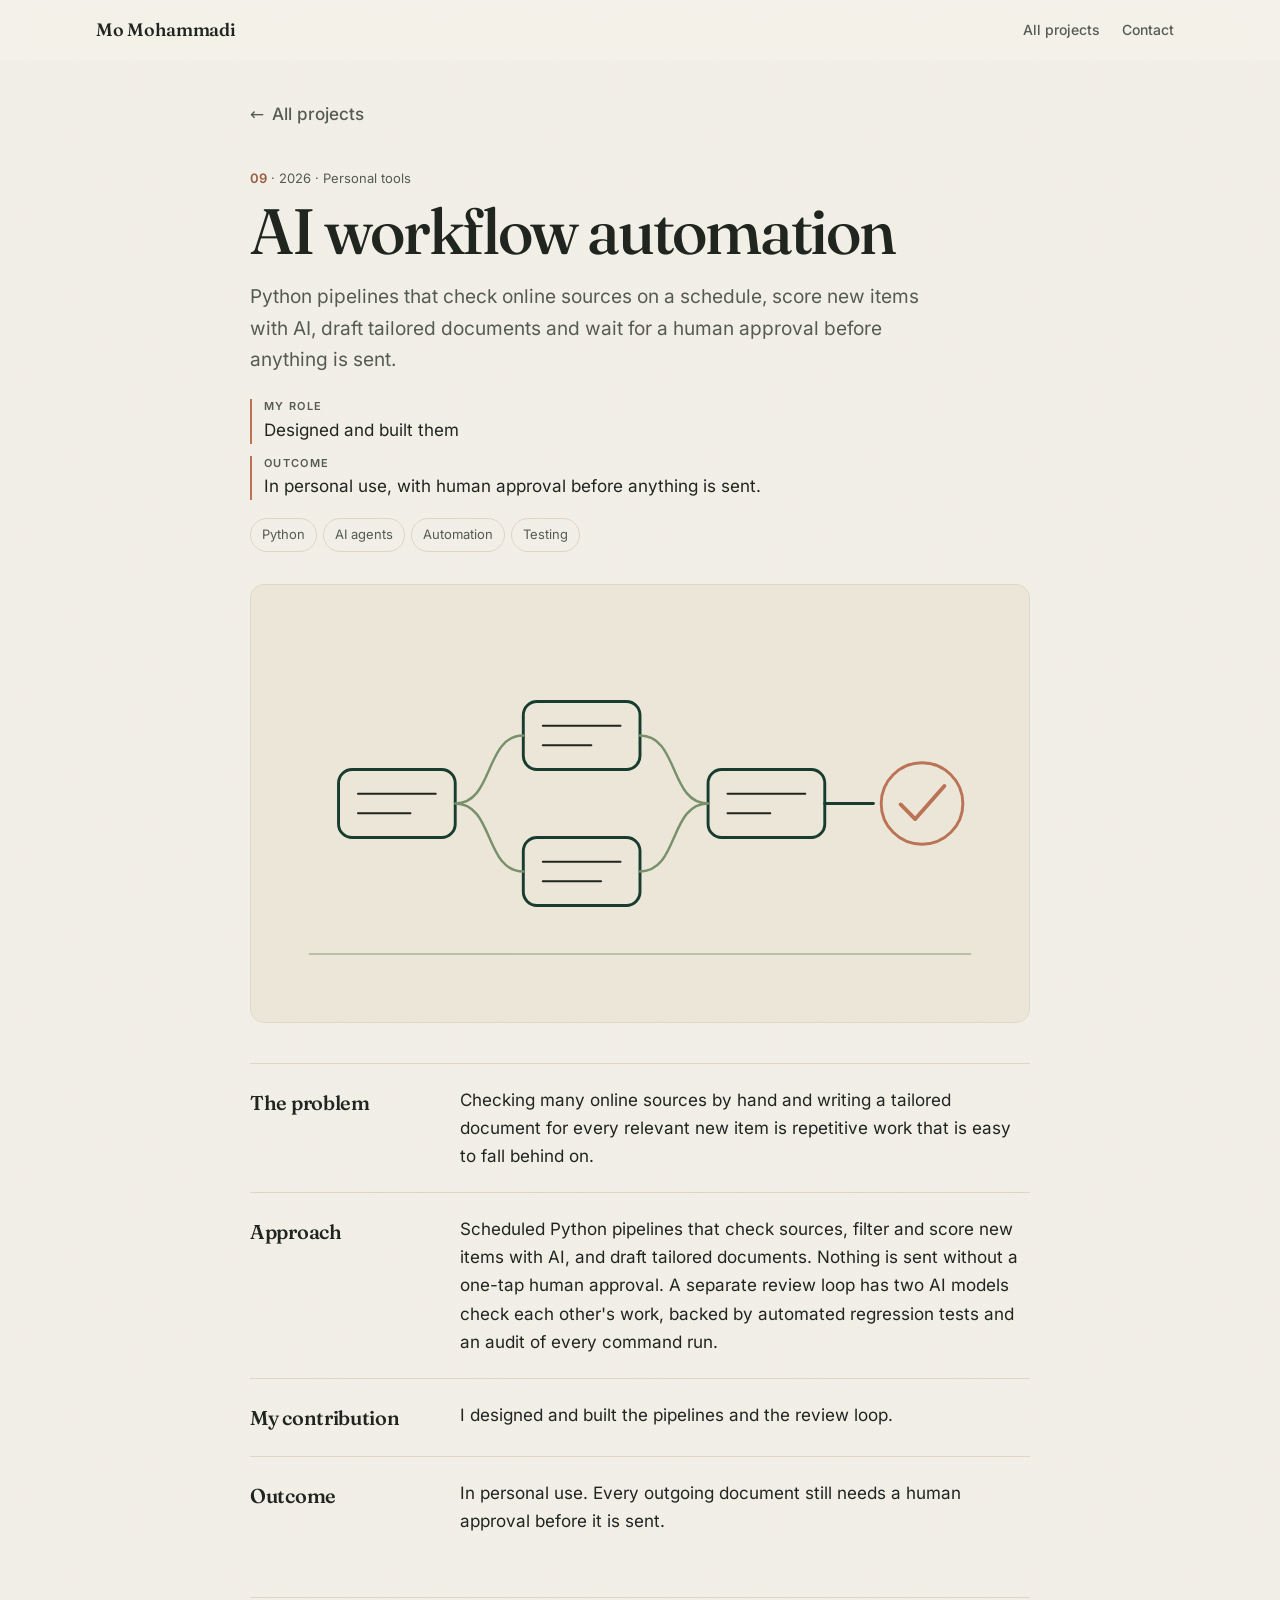
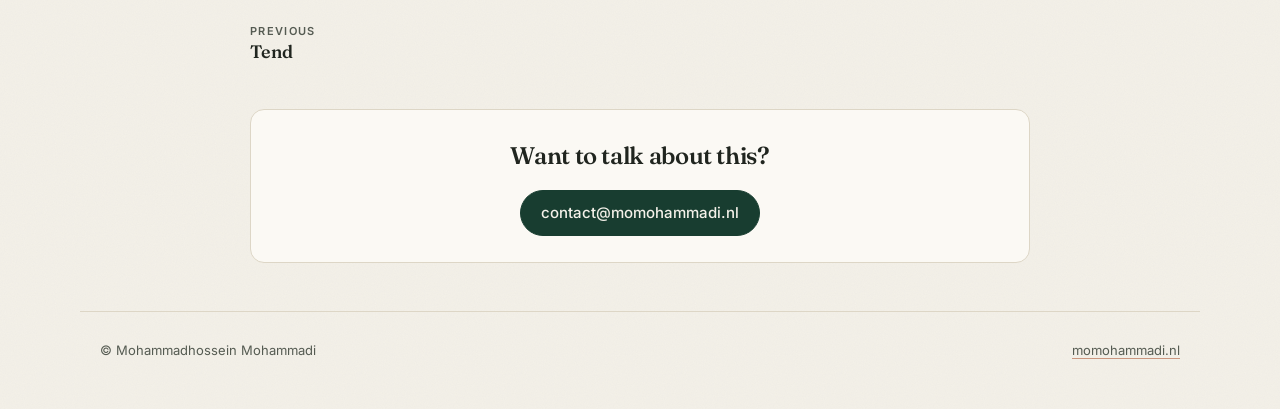
<file: projects/ai-workflow-automation.html>
<!doctype html>
<html lang="en">
<head>
<meta charset="utf-8">
<meta name="viewport" content="width=device-width, initial-scale=1, viewport-fit=cover">
<title>AI workflow automation | Mohammadhossein Mohammadi</title>
<meta name="description" content="Python pipelines that check online sources on a schedule, score new items with AI, draft tailored documents and wait for a human approval before anything is sent.">
<meta name="author" content="Mohammadhossein Mohammadi">
<link rel="canonical" href="https://momohammadi.nl/projects/ai-workflow-automation.html">
<meta property="og:type" content="article">
<meta property="og:title" content="AI workflow automation | Mohammadhossein Mohammadi">
<meta property="og:description" content="Python pipelines that check online sources on a schedule, score new items with AI, draft tailored documents and wait for a human approval before anything is sent.">
<meta property="og:url" content="https://momohammadi.nl/projects/ai-workflow-automation.html">
<meta property="og:site_name" content="Mohammadhossein Mohammadi">
<meta property="og:image" content="https://momohammadi.nl/og-card.jpg">
<meta property="og:image:width" content="1200">
<meta property="og:image:height" content="630">
<meta property="og:image:alt" content="Mohammadhossein Mohammadi at his M.A. graduation, with his name and momohammadi.nl">
<meta name="twitter:card" content="summary_large_image">
<script type="application/ld+json">{"@context": "https://schema.org", "@type": "CreativeWork", "name": "AI workflow automation", "description": "Python pipelines that check online sources on a schedule, score new items with AI, draft tailored documents and wait for a human approval before anything is sent.", "url": "https://momohammadi.nl/projects/ai-workflow-automation.html", "creator": {"@type": "Person", "@id": "https://momohammadi.nl/#mo", "name": "Mohammadhossein Mohammadi"}, "keywords": "Python, AI agents, Automation, Testing"}</script>
<script type="application/ld+json">{"@context": "https://schema.org", "@type": "BreadcrumbList", "itemListElement": [{"@type": "ListItem", "position": 1, "name": "Mohammadhossein Mohammadi", "item": "https://momohammadi.nl/"}, {"@type": "ListItem", "position": 2, "name": "Projects", "item": "https://momohammadi.nl/#projects"}, {"@type": "ListItem", "position": 3, "name": "AI workflow automation", "item": "https://momohammadi.nl/projects/ai-workflow-automation.html"}]}</script>
<link rel="icon" href="../favicon.ico" sizes="32x32">
<link rel="icon" href="../favicon.svg" type="image/svg+xml">
<link rel="apple-touch-icon" href="../apple-touch-icon.png">
<link rel="manifest" href="../site.webmanifest">
<meta name="theme-color" content="#F4F1E9" media="(prefers-color-scheme: light)">
<meta name="theme-color" content="#131915" media="(prefers-color-scheme: dark)">
<link rel="preload" href="../assets/fonts/inter-latin-wght-normal.woff2" as="font" type="font/woff2" crossorigin>
<link rel="preload" href="../assets/fonts/fraunces-latin-opsz-normal.woff2" as="font" type="font/woff2" crossorigin>
<link rel="stylesheet" href="../assets/fonts.css">
<link rel="stylesheet" href="../assets/site.css">
<script>try{var t=localStorage.getItem('theme');if(t)document.documentElement.setAttribute('data-theme',t)}catch(e){}</script>
</head>
<body class="detail">
<a class="skip" href="#main">Skip to content</a>
<header class="top"><div class="top-in">
  <a class="mark" href="../">Mo Mohammadi</a>
  <nav class="nav" aria-label="Site"><a href="../#projects">All projects</a><a href="../#contact">Contact</a></nav>
</div></header>
<main id="main" class="d-wrap">
  <p class="d-back"><a href="../#projects"><span aria-hidden="true">←</span> All projects</a></p>
  <article>
    <header class="d-head">
      <p class="d-meta"><span class="num">09</span> · 2026 · Personal tools</p>
      <h1>AI workflow automation</h1>
      <p class="d-lede">Python pipelines that check online sources on a schedule, score new items with AI, draft tailored documents and wait for a human approval before anything is sent.</p>
      <dl class="d-facts"><div><dt>My role</dt><dd>Designed and built them</dd></div><div><dt>Outcome</dt><dd>In personal use, with human approval before anything is sent.</dd></div></dl>
      <ul class="d-tags" aria-label="Topics"><li>Python</li><li>AI agents</li><li>Automation</li><li>Testing</li></ul>
    </header>
    <figure class="d-fig"><img src="../projects/img/ai-workflow-automation.svg" width="800" height="450" alt="Line illustration of connected workflow steps ending in a hand-drawn approval tick"></figure>
    <section class="d-sec"><h2>The problem</h2><p>Checking many online sources by hand and writing a tailored document for every relevant new item is repetitive work that is easy to fall behind on.</p></section>
    <section class="d-sec"><h2>Approach</h2><p>Scheduled Python pipelines that check sources, filter and score new items with AI, and draft tailored documents. Nothing is sent without a one-tap human approval. A separate review loop has two AI models check each other&#x27;s work, backed by automated regression tests and an audit of every command run.</p></section>
    <section class="d-sec"><h2>My contribution</h2><p>I designed and built the pipelines and the review loop.</p></section>
    <section class="d-sec"><h2>Outcome</h2><p>In personal use. Every outgoing document still needs a human approval before it is sent.</p></section>
  </article>
  <nav class="d-pn" aria-label="More projects"><a class="prev" href="tend.html"><span>Previous</span>Tend</a><span></span></nav>
  <aside class="d-cta"><h2>Want to talk about this?</h2><p><a class="btn primary" href="mailto:contact@momohammadi.nl" data-goatcounter-click="detail-email-ai-workflow-automation">contact@momohammadi.nl</a></p></aside>
</main>
<footer class="foot"><span>© Mohammadhossein Mohammadi</span><a href="../">momohammadi.nl</a></footer>
<script data-goatcounter="https://realmohere.goatcounter.com/count" async src="https://gc.zgo.at/count.js"></script>
</body>
</html>
</file>
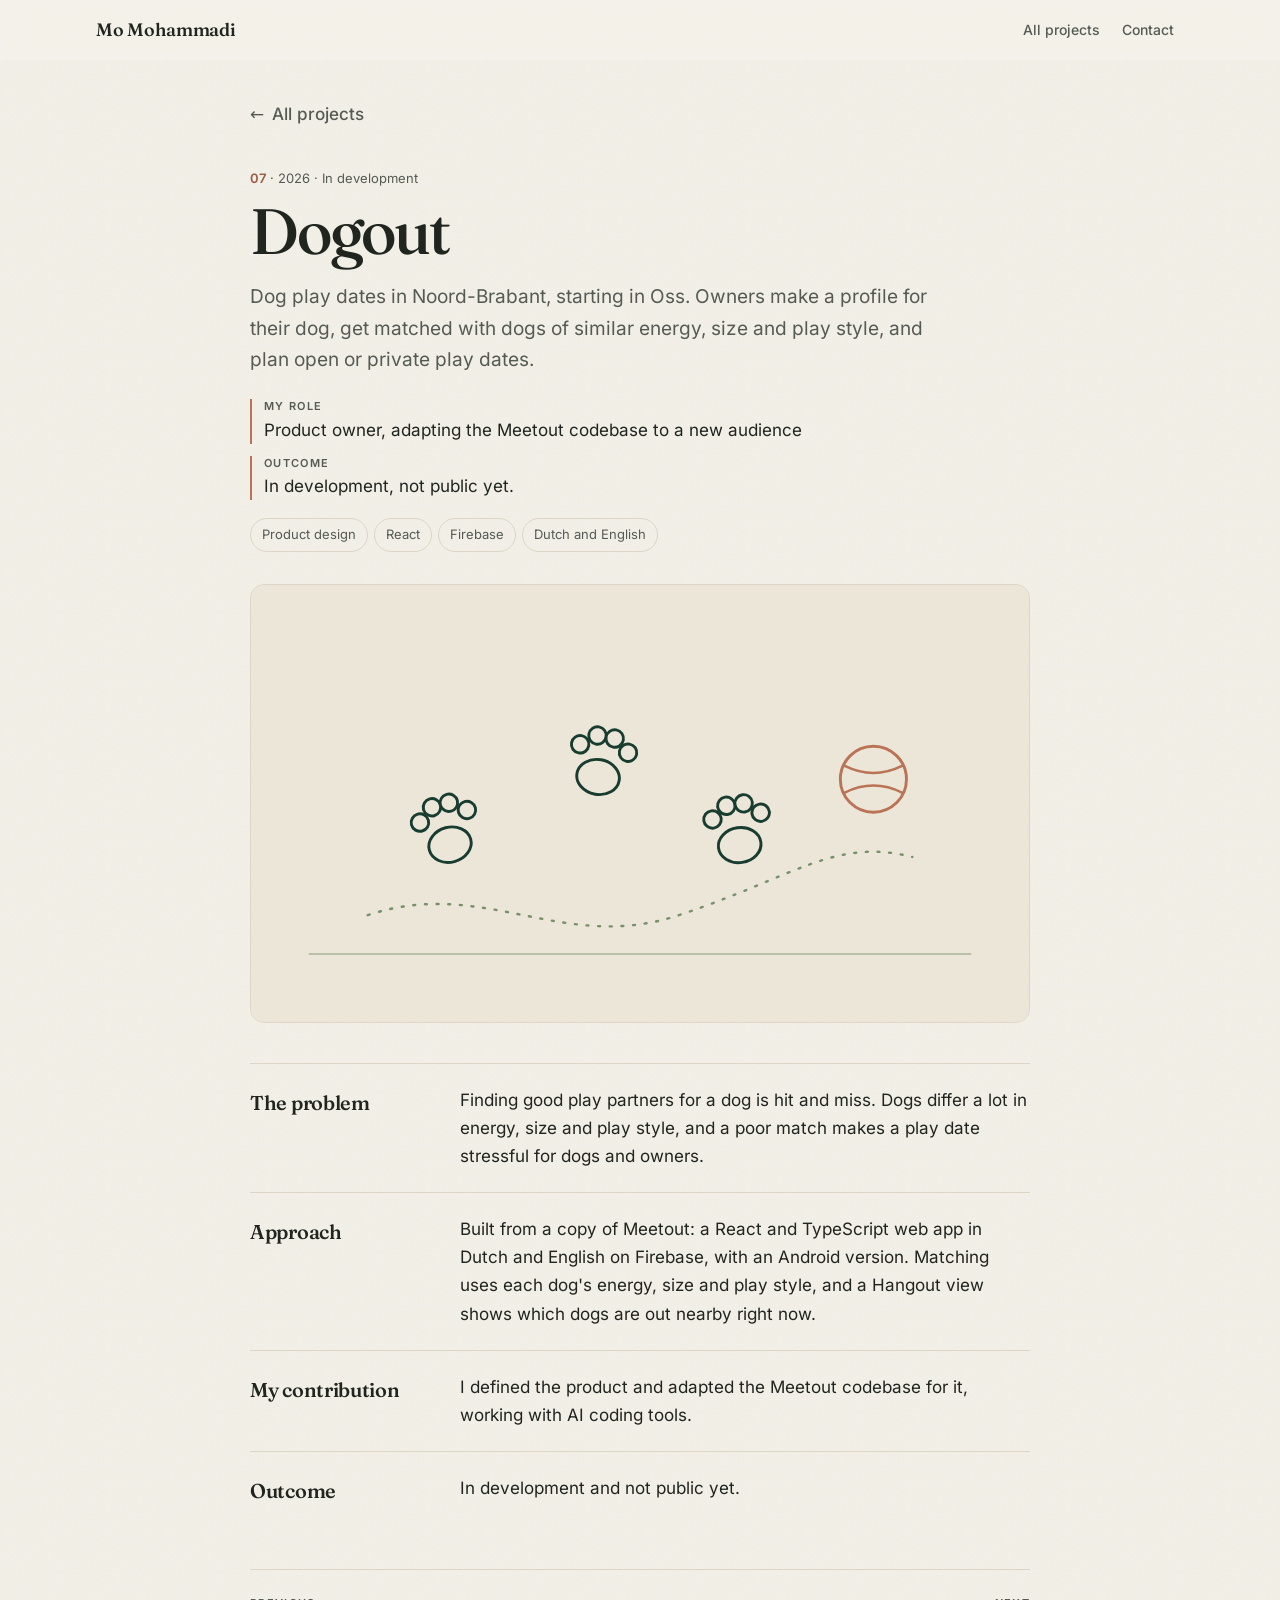
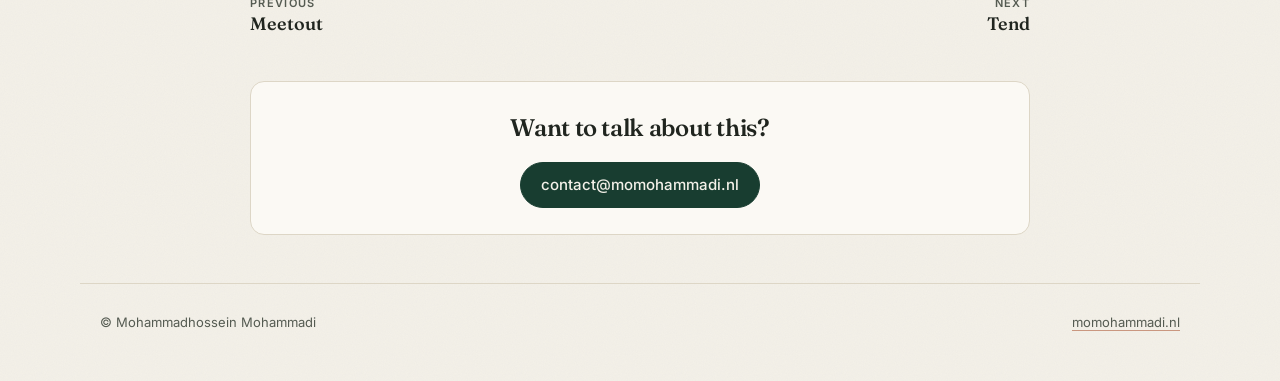
<file: projects/dogout.html>
<!doctype html>
<html lang="en">
<head>
<meta charset="utf-8">
<meta name="viewport" content="width=device-width, initial-scale=1, viewport-fit=cover">
<title>Dogout | Mohammadhossein Mohammadi</title>
<meta name="description" content="Dog play dates in Noord-Brabant, starting in Oss. Owners make a profile for their dog, get matched with dogs of similar energy, size and play style, and plan open or private play dates.">
<meta name="author" content="Mohammadhossein Mohammadi">
<link rel="canonical" href="https://momohammadi.nl/projects/dogout.html">
<meta property="og:type" content="article">
<meta property="og:title" content="Dogout | Mohammadhossein Mohammadi">
<meta property="og:description" content="Dog play dates in Noord-Brabant, starting in Oss. Owners make a profile for their dog, get matched with dogs of similar energy, size and play style, and plan open or private play dates.">
<meta property="og:url" content="https://momohammadi.nl/projects/dogout.html">
<meta property="og:site_name" content="Mohammadhossein Mohammadi">
<meta property="og:image" content="https://momohammadi.nl/og-card.jpg">
<meta property="og:image:width" content="1200">
<meta property="og:image:height" content="630">
<meta property="og:image:alt" content="Mohammadhossein Mohammadi at his M.A. graduation, with his name and momohammadi.nl">
<meta name="twitter:card" content="summary_large_image">
<script type="application/ld+json">{"@context": "https://schema.org", "@type": "CreativeWork", "name": "Dogout", "description": "Dog play dates in Noord-Brabant, starting in Oss. Owners make a profile for their dog, get matched with dogs of similar energy, size and play style, and plan open or private play dates.", "url": "https://momohammadi.nl/projects/dogout.html", "creator": {"@type": "Person", "@id": "https://momohammadi.nl/#mo", "name": "Mohammadhossein Mohammadi"}, "keywords": "Product design, React, Firebase, Dutch and English"}</script>
<script type="application/ld+json">{"@context": "https://schema.org", "@type": "BreadcrumbList", "itemListElement": [{"@type": "ListItem", "position": 1, "name": "Mohammadhossein Mohammadi", "item": "https://momohammadi.nl/"}, {"@type": "ListItem", "position": 2, "name": "Projects", "item": "https://momohammadi.nl/#projects"}, {"@type": "ListItem", "position": 3, "name": "Dogout", "item": "https://momohammadi.nl/projects/dogout.html"}]}</script>
<link rel="icon" href="../favicon.ico" sizes="32x32">
<link rel="icon" href="../favicon.svg" type="image/svg+xml">
<link rel="apple-touch-icon" href="../apple-touch-icon.png">
<link rel="manifest" href="../site.webmanifest">
<meta name="theme-color" content="#F4F1E9" media="(prefers-color-scheme: light)">
<meta name="theme-color" content="#131915" media="(prefers-color-scheme: dark)">
<link rel="preload" href="../assets/fonts/inter-latin-wght-normal.woff2" as="font" type="font/woff2" crossorigin>
<link rel="preload" href="../assets/fonts/fraunces-latin-opsz-normal.woff2" as="font" type="font/woff2" crossorigin>
<link rel="stylesheet" href="../assets/fonts.css">
<link rel="stylesheet" href="../assets/site.css">
<script>try{var t=localStorage.getItem('theme');if(t)document.documentElement.setAttribute('data-theme',t)}catch(e){}</script>
</head>
<body class="detail">
<a class="skip" href="#main">Skip to content</a>
<header class="top"><div class="top-in">
  <a class="mark" href="../">Mo Mohammadi</a>
  <nav class="nav" aria-label="Site"><a href="../#projects">All projects</a><a href="../#contact">Contact</a></nav>
</div></header>
<main id="main" class="d-wrap">
  <p class="d-back"><a href="../#projects"><span aria-hidden="true">←</span> All projects</a></p>
  <article>
    <header class="d-head">
      <p class="d-meta"><span class="num">07</span> · 2026 · In development</p>
      <h1>Dogout</h1>
      <p class="d-lede">Dog play dates in Noord-Brabant, starting in Oss. Owners make a profile for their dog, get matched with dogs of similar energy, size and play style, and plan open or private play dates.</p>
      <dl class="d-facts"><div><dt>My role</dt><dd>Product owner, adapting the Meetout codebase to a new audience</dd></div><div><dt>Outcome</dt><dd>In development, not public yet.</dd></div></dl>
      <ul class="d-tags" aria-label="Topics"><li>Product design</li><li>React</li><li>Firebase</li><li>Dutch and English</li></ul>
    </header>
    <figure class="d-fig"><img src="../projects/img/dogout.svg" width="800" height="450" alt="Line illustration of paw prints and a ball along a dotted path"></figure>
    <section class="d-sec"><h2>The problem</h2><p>Finding good play partners for a dog is hit and miss. Dogs differ a lot in energy, size and play style, and a poor match makes a play date stressful for dogs and owners.</p></section>
    <section class="d-sec"><h2>Approach</h2><p>Built from a copy of Meetout: a React and TypeScript web app in Dutch and English on Firebase, with an Android version. Matching uses each dog&#x27;s energy, size and play style, and a Hangout view shows which dogs are out nearby right now.</p></section>
    <section class="d-sec"><h2>My contribution</h2><p>I defined the product and adapted the Meetout codebase for it, working with AI coding tools.</p></section>
    <section class="d-sec"><h2>Outcome</h2><p>In development and not public yet.</p></section>
  </article>
  <nav class="d-pn" aria-label="More projects"><a class="prev" href="meetout.html"><span>Previous</span>Meetout</a><a class="next" href="tend.html"><span>Next</span>Tend</a></nav>
  <aside class="d-cta"><h2>Want to talk about this?</h2><p><a class="btn primary" href="mailto:contact@momohammadi.nl" data-goatcounter-click="detail-email-dogout">contact@momohammadi.nl</a></p></aside>
</main>
<footer class="foot"><span>© Mohammadhossein Mohammadi</span><a href="../">momohammadi.nl</a></footer>
<script data-goatcounter="https://realmohere.goatcounter.com/count" async src="https://gc.zgo.at/count.js"></script>
</body>
</html>
</file>
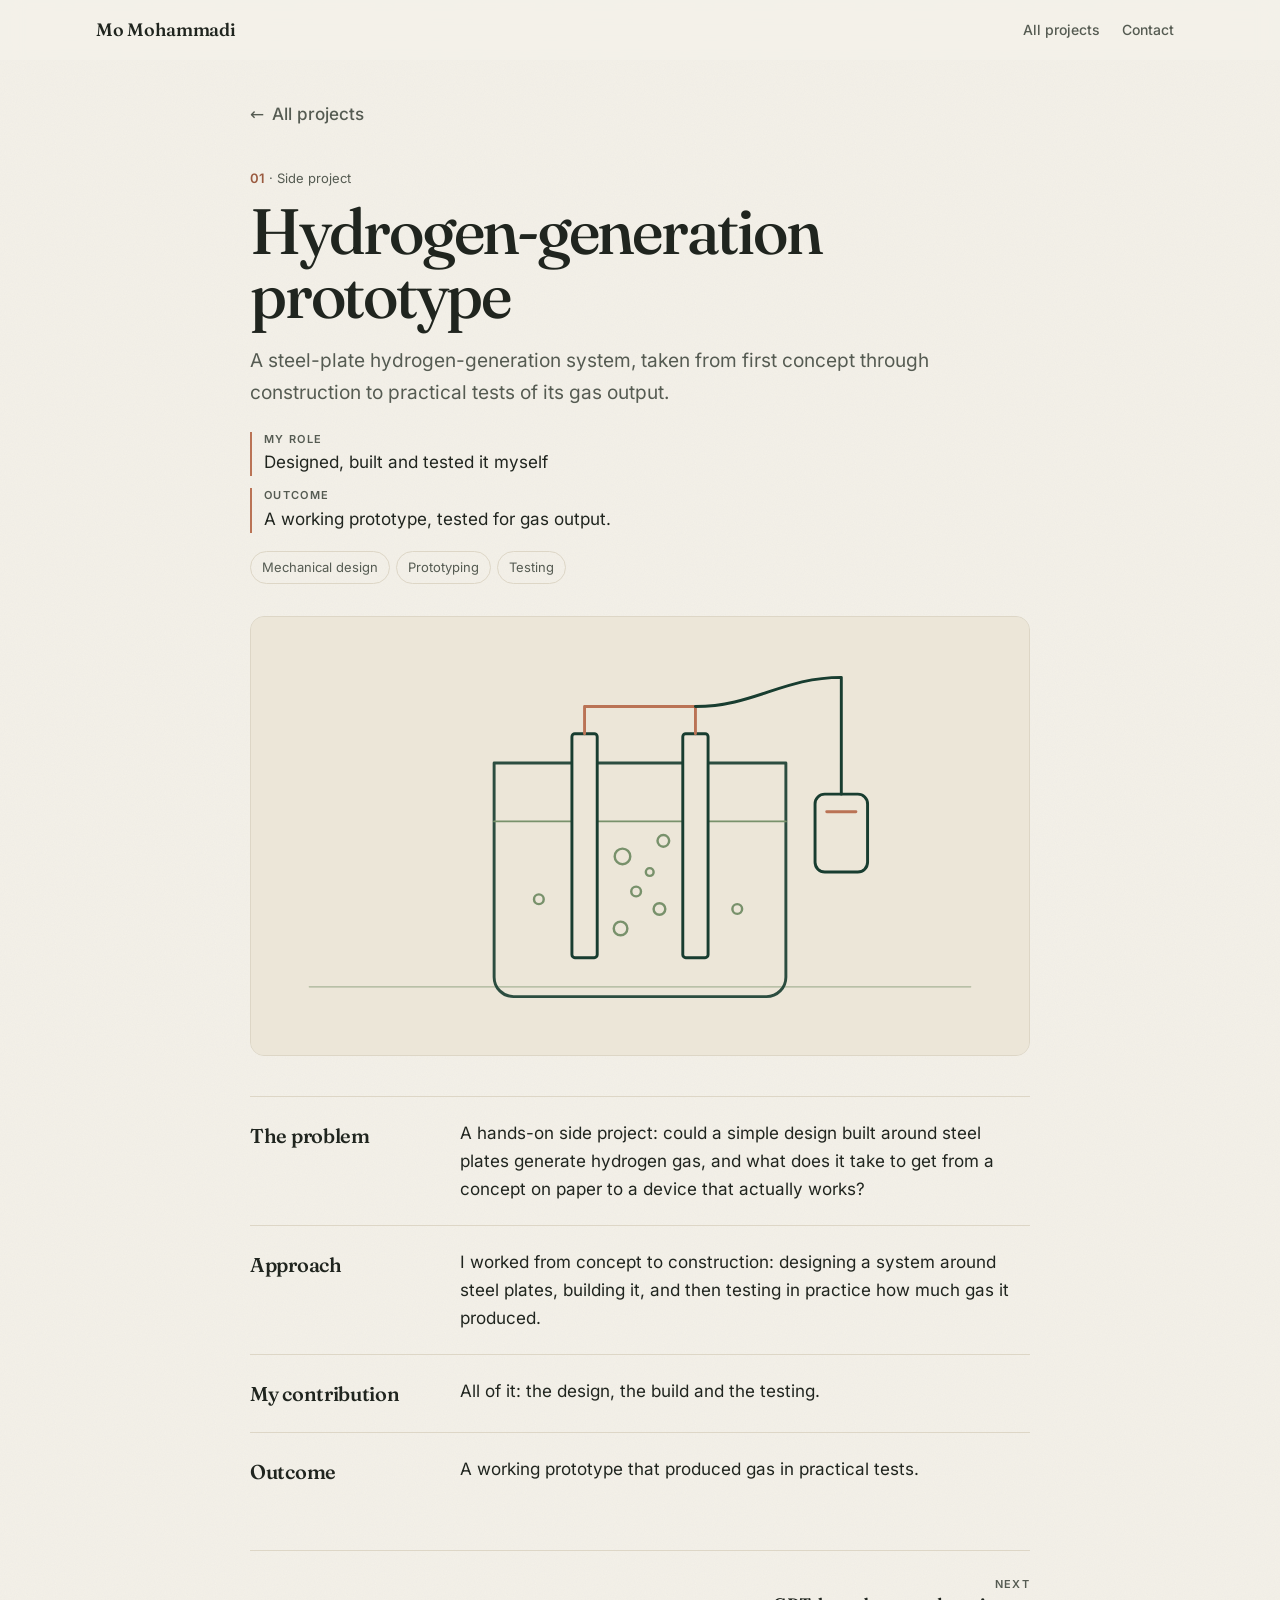
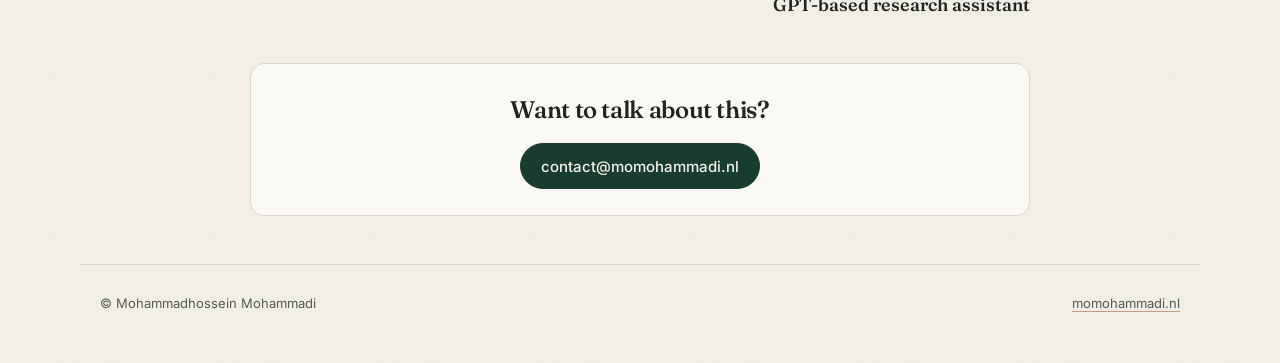
<file: projects/hydrogen-prototype.html>
<!doctype html>
<html lang="en">
<head>
<meta charset="utf-8">
<meta name="viewport" content="width=device-width, initial-scale=1, viewport-fit=cover">
<title>Hydrogen-generation prototype | Mohammadhossein Mohammadi</title>
<meta name="description" content="A steel-plate hydrogen-generation system, taken from first concept through construction to practical tests of its gas output.">
<meta name="author" content="Mohammadhossein Mohammadi">
<link rel="canonical" href="https://momohammadi.nl/projects/hydrogen-prototype.html">
<meta property="og:type" content="article">
<meta property="og:title" content="Hydrogen-generation prototype | Mohammadhossein Mohammadi">
<meta property="og:description" content="A steel-plate hydrogen-generation system, taken from first concept through construction to practical tests of its gas output.">
<meta property="og:url" content="https://momohammadi.nl/projects/hydrogen-prototype.html">
<meta property="og:site_name" content="Mohammadhossein Mohammadi">
<meta property="og:image" content="https://momohammadi.nl/og-card.jpg">
<meta property="og:image:width" content="1200">
<meta property="og:image:height" content="630">
<meta property="og:image:alt" content="Mohammadhossein Mohammadi at his M.A. graduation, with his name and momohammadi.nl">
<meta name="twitter:card" content="summary_large_image">
<script type="application/ld+json">{"@context": "https://schema.org", "@type": "CreativeWork", "name": "Hydrogen-generation prototype", "description": "A steel-plate hydrogen-generation system, taken from first concept through construction to practical tests of its gas output.", "url": "https://momohammadi.nl/projects/hydrogen-prototype.html", "creator": {"@type": "Person", "@id": "https://momohammadi.nl/#mo", "name": "Mohammadhossein Mohammadi"}, "keywords": "Mechanical design, Prototyping, Testing"}</script>
<script type="application/ld+json">{"@context": "https://schema.org", "@type": "BreadcrumbList", "itemListElement": [{"@type": "ListItem", "position": 1, "name": "Mohammadhossein Mohammadi", "item": "https://momohammadi.nl/"}, {"@type": "ListItem", "position": 2, "name": "Projects", "item": "https://momohammadi.nl/#projects"}, {"@type": "ListItem", "position": 3, "name": "Hydrogen-generation prototype", "item": "https://momohammadi.nl/projects/hydrogen-prototype.html"}]}</script>
<link rel="icon" href="../favicon.ico" sizes="32x32">
<link rel="icon" href="../favicon.svg" type="image/svg+xml">
<link rel="apple-touch-icon" href="../apple-touch-icon.png">
<link rel="manifest" href="../site.webmanifest">
<meta name="theme-color" content="#F4F1E9" media="(prefers-color-scheme: light)">
<meta name="theme-color" content="#131915" media="(prefers-color-scheme: dark)">
<link rel="preload" href="../assets/fonts/inter-latin-wght-normal.woff2" as="font" type="font/woff2" crossorigin>
<link rel="preload" href="../assets/fonts/fraunces-latin-opsz-normal.woff2" as="font" type="font/woff2" crossorigin>
<link rel="stylesheet" href="../assets/fonts.css">
<link rel="stylesheet" href="../assets/site.css">
<script>try{var t=localStorage.getItem('theme');if(t)document.documentElement.setAttribute('data-theme',t)}catch(e){}</script>
</head>
<body class="detail">
<a class="skip" href="#main">Skip to content</a>
<header class="top"><div class="top-in">
  <a class="mark" href="../">Mo Mohammadi</a>
  <nav class="nav" aria-label="Site"><a href="../#projects">All projects</a><a href="../#contact">Contact</a></nav>
</div></header>
<main id="main" class="d-wrap">
  <p class="d-back"><a href="../#projects"><span aria-hidden="true">←</span> All projects</a></p>
  <article>
    <header class="d-head">
      <p class="d-meta"><span class="num">01</span> · Side project</p>
      <h1>Hydrogen-generation prototype</h1>
      <p class="d-lede">A steel-plate hydrogen-generation system, taken from first concept through construction to practical tests of its gas output.</p>
      <dl class="d-facts"><div><dt>My role</dt><dd>Designed, built and tested it myself</dd></div><div><dt>Outcome</dt><dd>A working prototype, tested for gas output.</dd></div></dl>
      <ul class="d-tags" aria-label="Topics"><li>Mechanical design</li><li>Prototyping</li><li>Testing</li></ul>
    </header>
    <figure class="d-fig"><img src="../projects/img/hydrogen-prototype.svg" width="800" height="450" alt="Line illustration of two steel plates in water with gas bubbles rising"></figure>
    <section class="d-sec"><h2>The problem</h2><p>A hands-on side project: could a simple design built around steel plates generate hydrogen gas, and what does it take to get from a concept on paper to a device that actually works?</p></section>
    <section class="d-sec"><h2>Approach</h2><p>I worked from concept to construction: designing a system around steel plates, building it, and then testing in practice how much gas it produced.</p></section>
    <section class="d-sec"><h2>My contribution</h2><p>All of it: the design, the build and the testing.</p></section>
    <section class="d-sec"><h2>Outcome</h2><p>A working prototype that produced gas in practical tests.</p></section>
  </article>
  <nav class="d-pn" aria-label="More projects"><span></span><a class="next" href="research-assistant.html"><span>Next</span>GPT-based research assistant</a></nav>
  <aside class="d-cta"><h2>Want to talk about this?</h2><p><a class="btn primary" href="mailto:contact@momohammadi.nl" data-goatcounter-click="detail-email-hydrogen-prototype">contact@momohammadi.nl</a></p></aside>
</main>
<footer class="foot"><span>© Mohammadhossein Mohammadi</span><a href="../">momohammadi.nl</a></footer>
<script data-goatcounter="https://realmohere.goatcounter.com/count" async src="https://gc.zgo.at/count.js"></script>
</body>
</html>
</file>
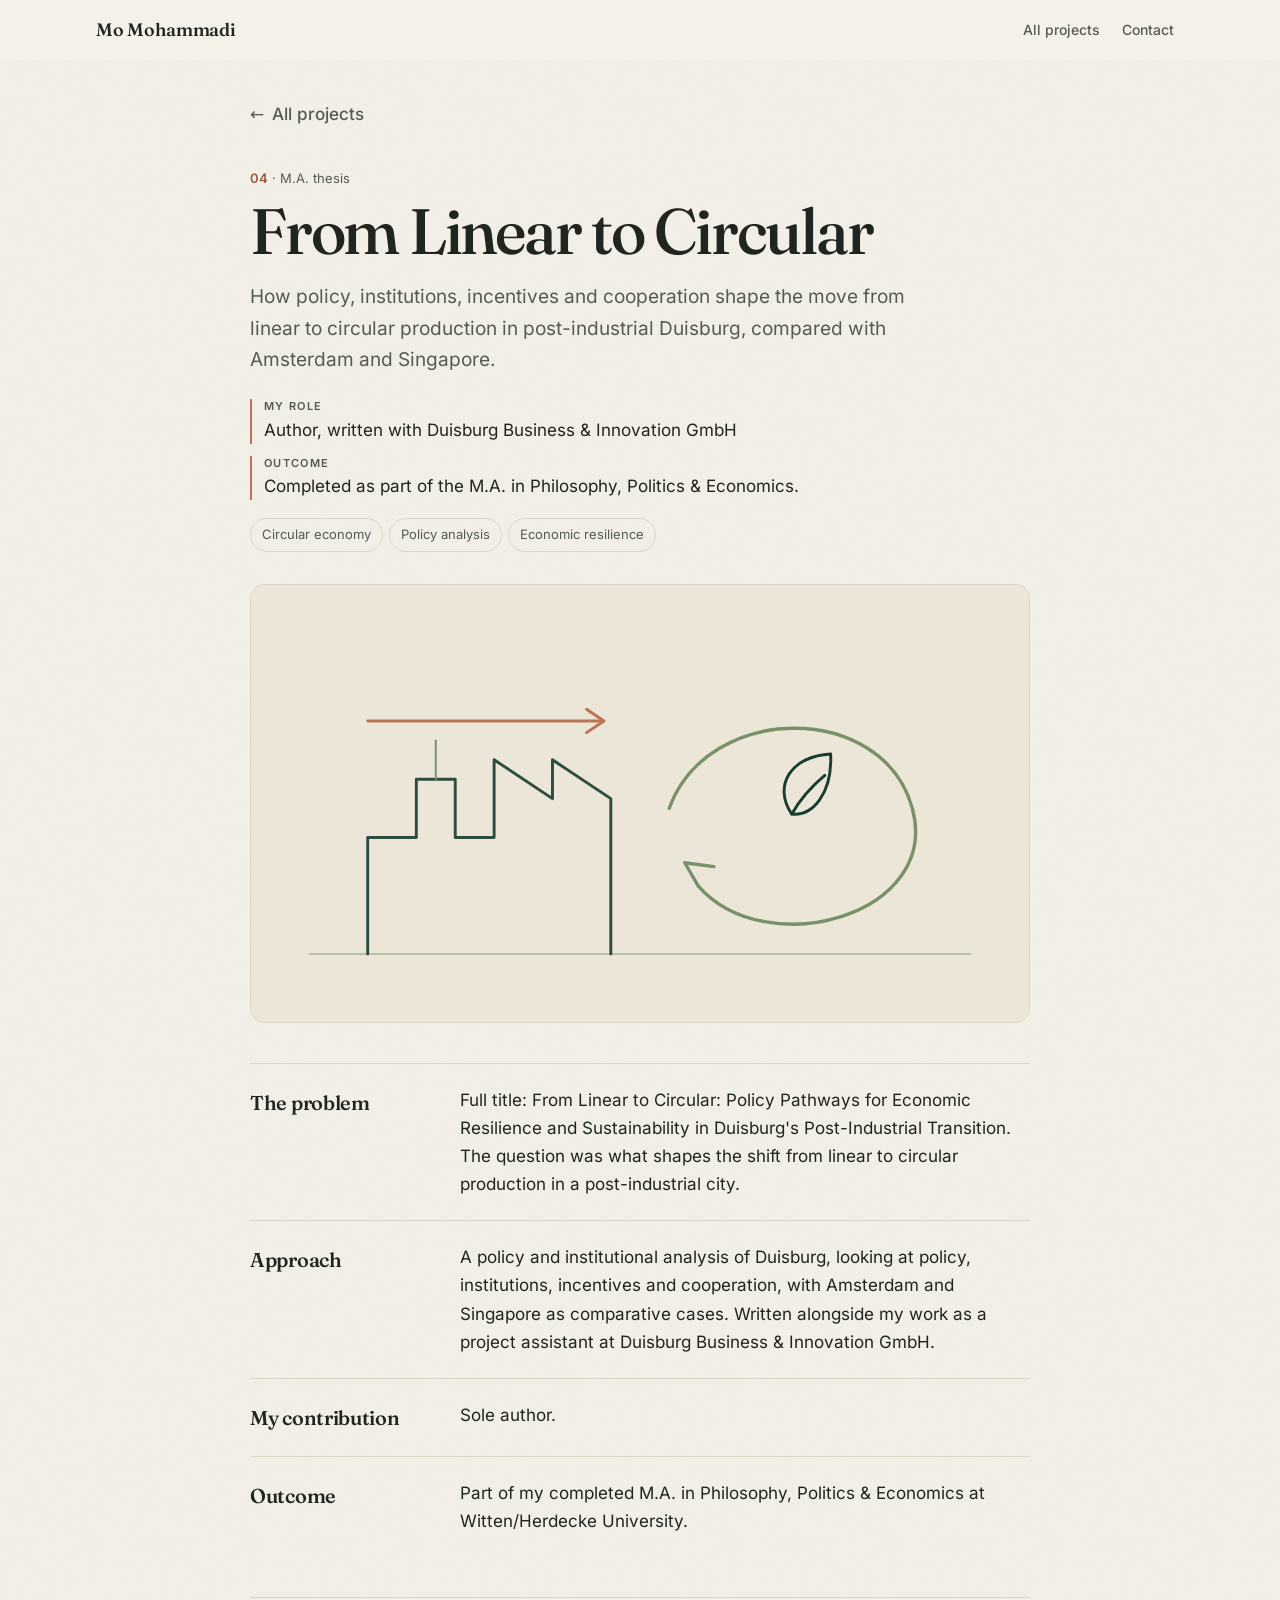
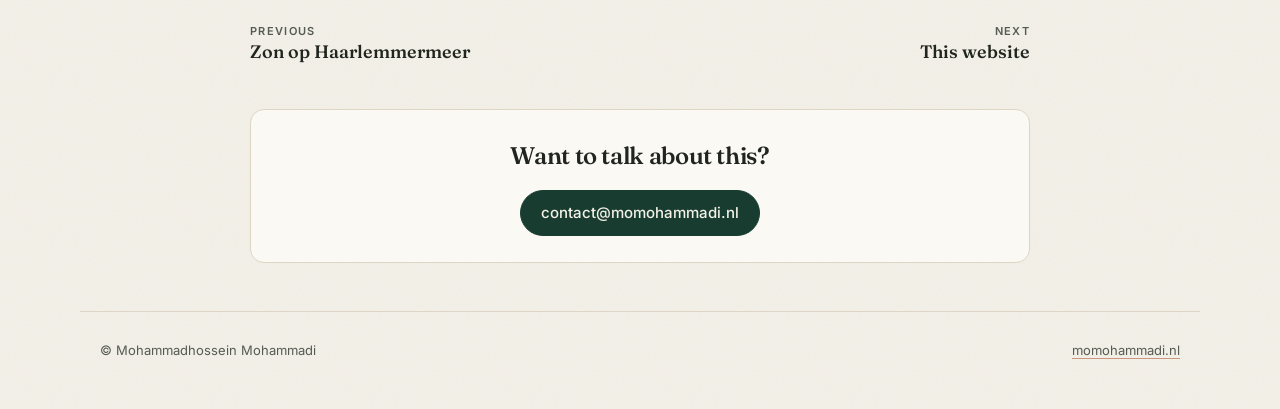
<file: projects/linear-to-circular-thesis.html>
<!doctype html>
<html lang="en">
<head>
<meta charset="utf-8">
<meta name="viewport" content="width=device-width, initial-scale=1, viewport-fit=cover">
<title>From Linear to Circular | Mohammadhossein Mohammadi</title>
<meta name="description" content="How policy, institutions, incentives and cooperation shape the move from linear to circular production in post-industrial Duisburg, compared with Amsterdam and Singapore.">
<meta name="author" content="Mohammadhossein Mohammadi">
<link rel="canonical" href="https://momohammadi.nl/projects/linear-to-circular-thesis.html">
<meta property="og:type" content="article">
<meta property="og:title" content="From Linear to Circular | Mohammadhossein Mohammadi">
<meta property="og:description" content="How policy, institutions, incentives and cooperation shape the move from linear to circular production in post-industrial Duisburg, compared with Amsterdam and Singapore.">
<meta property="og:url" content="https://momohammadi.nl/projects/linear-to-circular-thesis.html">
<meta property="og:site_name" content="Mohammadhossein Mohammadi">
<meta property="og:image" content="https://momohammadi.nl/og-card.jpg">
<meta property="og:image:width" content="1200">
<meta property="og:image:height" content="630">
<meta property="og:image:alt" content="Mohammadhossein Mohammadi at his M.A. graduation, with his name and momohammadi.nl">
<meta name="twitter:card" content="summary_large_image">
<script type="application/ld+json">{"@context": "https://schema.org", "@type": "CreativeWork", "name": "From Linear to Circular", "description": "How policy, institutions, incentives and cooperation shape the move from linear to circular production in post-industrial Duisburg, compared with Amsterdam and Singapore.", "url": "https://momohammadi.nl/projects/linear-to-circular-thesis.html", "creator": {"@type": "Person", "@id": "https://momohammadi.nl/#mo", "name": "Mohammadhossein Mohammadi"}, "keywords": "Circular economy, Policy analysis, Economic resilience"}</script>
<script type="application/ld+json">{"@context": "https://schema.org", "@type": "BreadcrumbList", "itemListElement": [{"@type": "ListItem", "position": 1, "name": "Mohammadhossein Mohammadi", "item": "https://momohammadi.nl/"}, {"@type": "ListItem", "position": 2, "name": "Projects", "item": "https://momohammadi.nl/#projects"}, {"@type": "ListItem", "position": 3, "name": "From Linear to Circular", "item": "https://momohammadi.nl/projects/linear-to-circular-thesis.html"}]}</script>
<link rel="icon" href="../favicon.ico" sizes="32x32">
<link rel="icon" href="../favicon.svg" type="image/svg+xml">
<link rel="apple-touch-icon" href="../apple-touch-icon.png">
<link rel="manifest" href="../site.webmanifest">
<meta name="theme-color" content="#F4F1E9" media="(prefers-color-scheme: light)">
<meta name="theme-color" content="#131915" media="(prefers-color-scheme: dark)">
<link rel="preload" href="../assets/fonts/inter-latin-wght-normal.woff2" as="font" type="font/woff2" crossorigin>
<link rel="preload" href="../assets/fonts/fraunces-latin-opsz-normal.woff2" as="font" type="font/woff2" crossorigin>
<link rel="stylesheet" href="../assets/fonts.css">
<link rel="stylesheet" href="../assets/site.css">
<script>try{var t=localStorage.getItem('theme');if(t)document.documentElement.setAttribute('data-theme',t)}catch(e){}</script>
</head>
<body class="detail">
<a class="skip" href="#main">Skip to content</a>
<header class="top"><div class="top-in">
  <a class="mark" href="../">Mo Mohammadi</a>
  <nav class="nav" aria-label="Site"><a href="../#projects">All projects</a><a href="../#contact">Contact</a></nav>
</div></header>
<main id="main" class="d-wrap">
  <p class="d-back"><a href="../#projects"><span aria-hidden="true">←</span> All projects</a></p>
  <article>
    <header class="d-head">
      <p class="d-meta"><span class="num">04</span> · M.A. thesis</p>
      <h1>From Linear to Circular</h1>
      <p class="d-lede">How policy, institutions, incentives and cooperation shape the move from linear to circular production in post-industrial Duisburg, compared with Amsterdam and Singapore.</p>
      <dl class="d-facts"><div><dt>My role</dt><dd>Author, written with Duisburg Business &amp; Innovation GmbH</dd></div><div><dt>Outcome</dt><dd>Completed as part of the M.A. in Philosophy, Politics &amp; Economics.</dd></div></dl>
      <ul class="d-tags" aria-label="Topics"><li>Circular economy</li><li>Policy analysis</li><li>Economic resilience</li></ul>
    </header>
    <figure class="d-fig"><img src="../projects/img/linear-to-circular-thesis.svg" width="800" height="450" alt="Line illustration of a linear arrow bending into a closed loop around an industrial skyline"></figure>
    <section class="d-sec"><h2>The problem</h2><p>Full title: From Linear to Circular: Policy Pathways for Economic Resilience and Sustainability in Duisburg&#x27;s Post-Industrial Transition. The question was what shapes the shift from linear to circular production in a post-industrial city.</p></section>
    <section class="d-sec"><h2>Approach</h2><p>A policy and institutional analysis of Duisburg, looking at policy, institutions, incentives and cooperation, with Amsterdam and Singapore as comparative cases. Written alongside my work as a project assistant at Duisburg Business &amp; Innovation GmbH.</p></section>
    <section class="d-sec"><h2>My contribution</h2><p>Sole author.</p></section>
    <section class="d-sec"><h2>Outcome</h2><p>Part of my completed M.A. in Philosophy, Politics &amp; Economics at Witten/Herdecke University.</p></section>
  </article>
  <nav class="d-pn" aria-label="More projects"><a class="prev" href="zon-op-haarlemmermeer.html"><span>Previous</span>Zon op Haarlemmermeer</a><a class="next" href="personal-website.html"><span>Next</span>This website</a></nav>
  <aside class="d-cta"><h2>Want to talk about this?</h2><p><a class="btn primary" href="mailto:contact@momohammadi.nl" data-goatcounter-click="detail-email-linear-to-circular-thesis">contact@momohammadi.nl</a></p></aside>
</main>
<footer class="foot"><span>© Mohammadhossein Mohammadi</span><a href="../">momohammadi.nl</a></footer>
<script data-goatcounter="https://realmohere.goatcounter.com/count" async src="https://gc.zgo.at/count.js"></script>
</body>
</html>
</file>
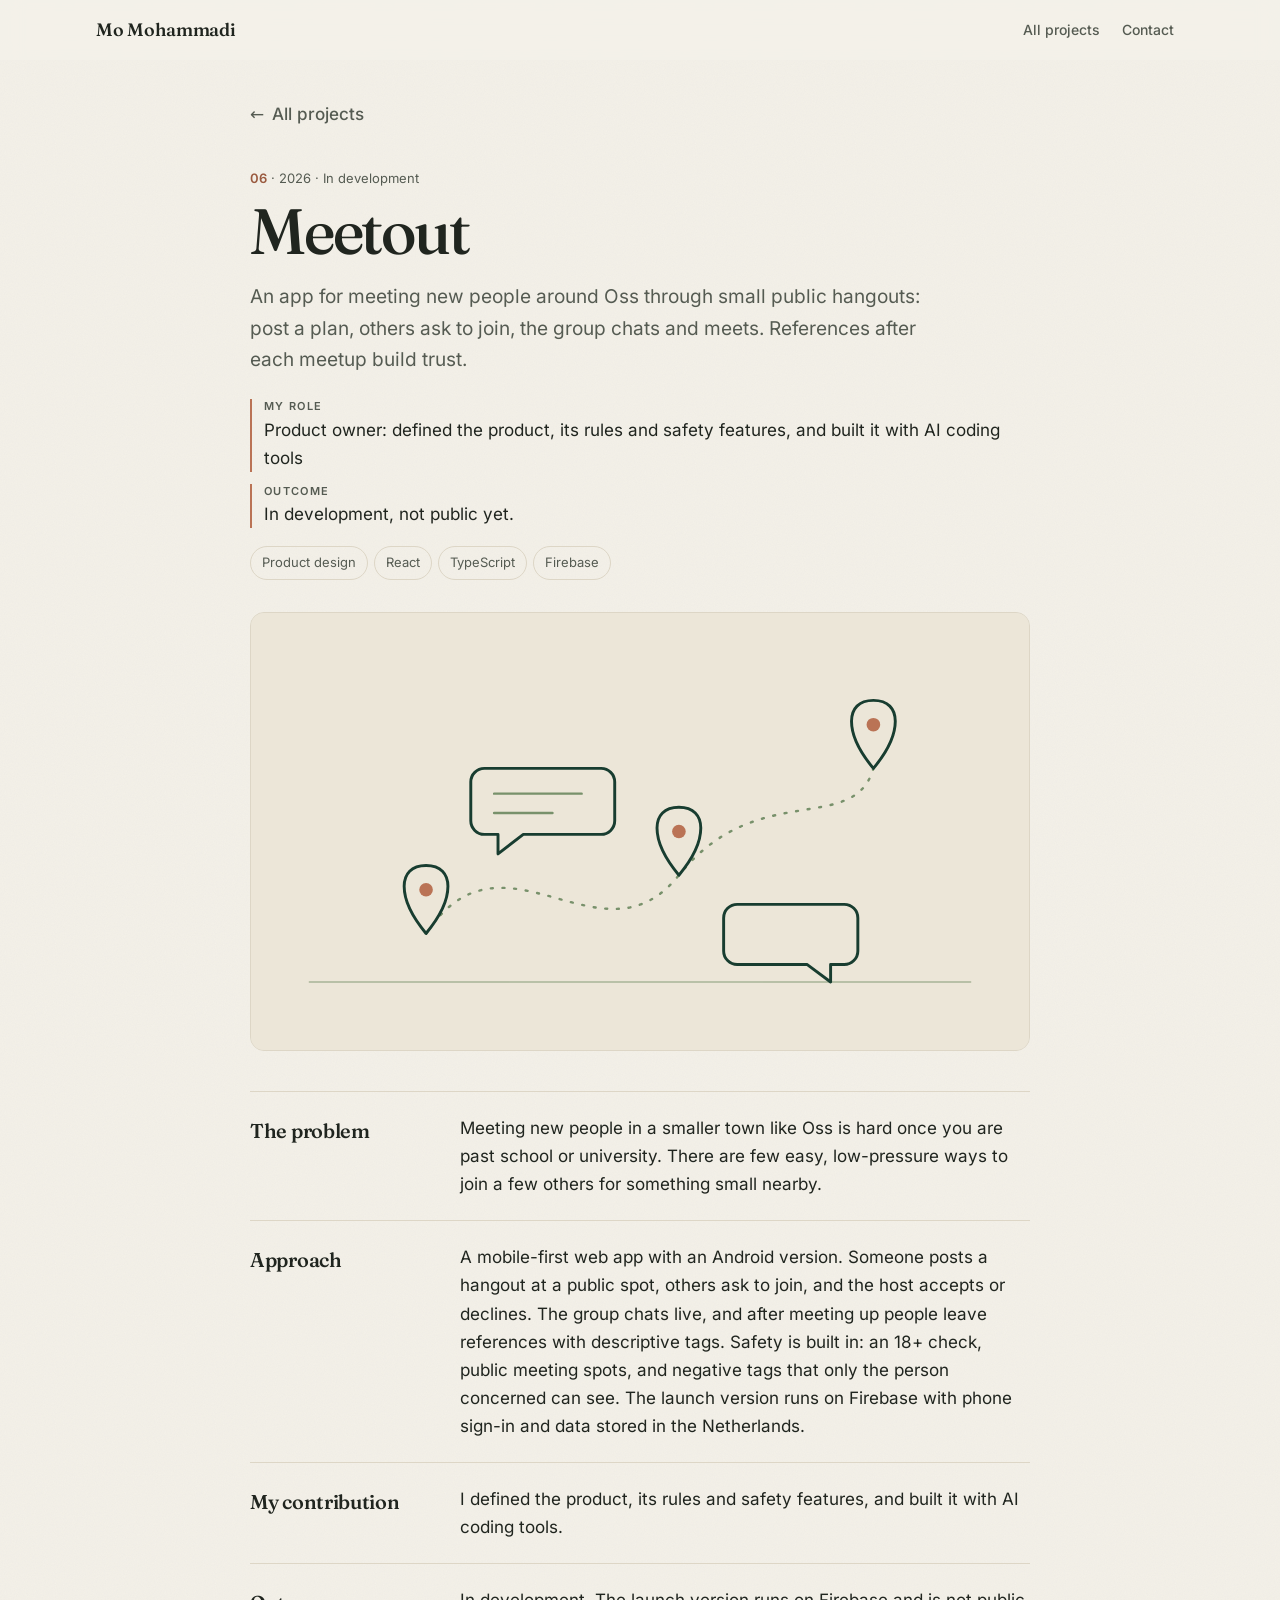
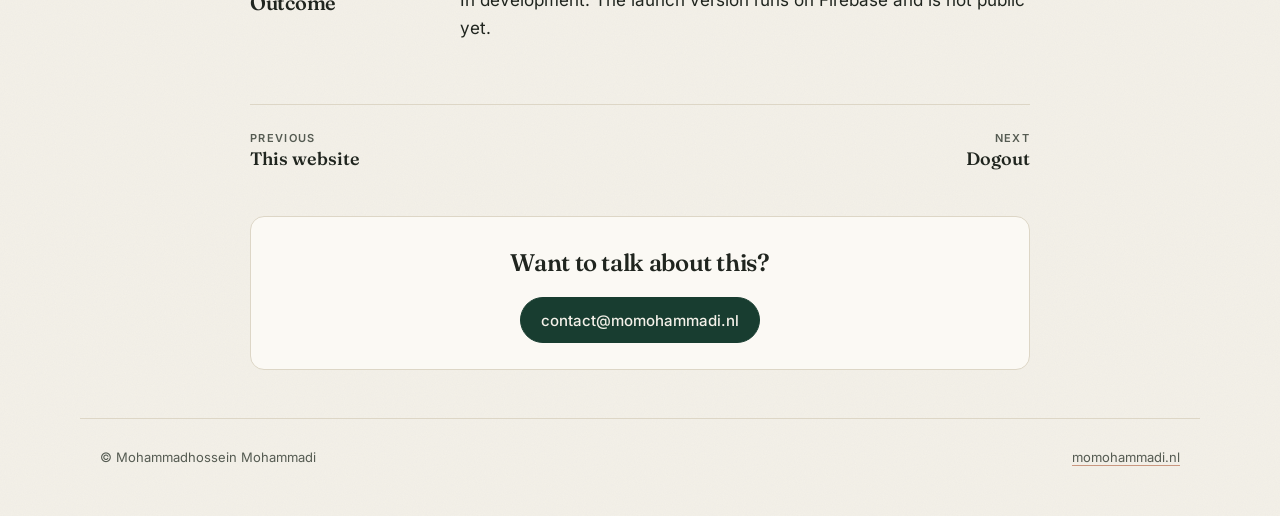
<file: projects/meetout.html>
<!doctype html>
<html lang="en">
<head>
<meta charset="utf-8">
<meta name="viewport" content="width=device-width, initial-scale=1, viewport-fit=cover">
<title>Meetout | Mohammadhossein Mohammadi</title>
<meta name="description" content="An app for meeting new people around Oss through small public hangouts: post a plan, others ask to join, the group chats and meets. References after each meetup build trust.">
<meta name="author" content="Mohammadhossein Mohammadi">
<link rel="canonical" href="https://momohammadi.nl/projects/meetout.html">
<meta property="og:type" content="article">
<meta property="og:title" content="Meetout | Mohammadhossein Mohammadi">
<meta property="og:description" content="An app for meeting new people around Oss through small public hangouts: post a plan, others ask to join, the group chats and meets. References after each meetup build trust.">
<meta property="og:url" content="https://momohammadi.nl/projects/meetout.html">
<meta property="og:site_name" content="Mohammadhossein Mohammadi">
<meta property="og:image" content="https://momohammadi.nl/og-card.jpg">
<meta property="og:image:width" content="1200">
<meta property="og:image:height" content="630">
<meta property="og:image:alt" content="Mohammadhossein Mohammadi at his M.A. graduation, with his name and momohammadi.nl">
<meta name="twitter:card" content="summary_large_image">
<script type="application/ld+json">{"@context": "https://schema.org", "@type": "CreativeWork", "name": "Meetout", "description": "An app for meeting new people around Oss through small public hangouts: post a plan, others ask to join, the group chats and meets. References after each meetup build trust.", "url": "https://momohammadi.nl/projects/meetout.html", "creator": {"@type": "Person", "@id": "https://momohammadi.nl/#mo", "name": "Mohammadhossein Mohammadi"}, "keywords": "Product design, React, TypeScript, Firebase"}</script>
<script type="application/ld+json">{"@context": "https://schema.org", "@type": "BreadcrumbList", "itemListElement": [{"@type": "ListItem", "position": 1, "name": "Mohammadhossein Mohammadi", "item": "https://momohammadi.nl/"}, {"@type": "ListItem", "position": 2, "name": "Projects", "item": "https://momohammadi.nl/#projects"}, {"@type": "ListItem", "position": 3, "name": "Meetout", "item": "https://momohammadi.nl/projects/meetout.html"}]}</script>
<link rel="icon" href="../favicon.ico" sizes="32x32">
<link rel="icon" href="../favicon.svg" type="image/svg+xml">
<link rel="apple-touch-icon" href="../apple-touch-icon.png">
<link rel="manifest" href="../site.webmanifest">
<meta name="theme-color" content="#F4F1E9" media="(prefers-color-scheme: light)">
<meta name="theme-color" content="#131915" media="(prefers-color-scheme: dark)">
<link rel="preload" href="../assets/fonts/inter-latin-wght-normal.woff2" as="font" type="font/woff2" crossorigin>
<link rel="preload" href="../assets/fonts/fraunces-latin-opsz-normal.woff2" as="font" type="font/woff2" crossorigin>
<link rel="stylesheet" href="../assets/fonts.css">
<link rel="stylesheet" href="../assets/site.css">
<script>try{var t=localStorage.getItem('theme');if(t)document.documentElement.setAttribute('data-theme',t)}catch(e){}</script>
</head>
<body class="detail">
<a class="skip" href="#main">Skip to content</a>
<header class="top"><div class="top-in">
  <a class="mark" href="../">Mo Mohammadi</a>
  <nav class="nav" aria-label="Site"><a href="../#projects">All projects</a><a href="../#contact">Contact</a></nav>
</div></header>
<main id="main" class="d-wrap">
  <p class="d-back"><a href="../#projects"><span aria-hidden="true">←</span> All projects</a></p>
  <article>
    <header class="d-head">
      <p class="d-meta"><span class="num">06</span> · 2026 · In development</p>
      <h1>Meetout</h1>
      <p class="d-lede">An app for meeting new people around Oss through small public hangouts: post a plan, others ask to join, the group chats and meets. References after each meetup build trust.</p>
      <dl class="d-facts"><div><dt>My role</dt><dd>Product owner: defined the product, its rules and safety features, and built it with AI coding tools</dd></div><div><dt>Outcome</dt><dd>In development, not public yet.</dd></div></dl>
      <ul class="d-tags" aria-label="Topics"><li>Product design</li><li>React</li><li>TypeScript</li><li>Firebase</li></ul>
    </header>
    <figure class="d-fig"><img src="../projects/img/meetout.svg" width="800" height="450" alt="Line illustration of map pins connected by a dotted path with chat bubbles"></figure>
    <section class="d-sec"><h2>The problem</h2><p>Meeting new people in a smaller town like Oss is hard once you are past school or university. There are few easy, low-pressure ways to join a few others for something small nearby.</p></section>
    <section class="d-sec"><h2>Approach</h2><p>A mobile-first web app with an Android version. Someone posts a hangout at a public spot, others ask to join, and the host accepts or declines. The group chats live, and after meeting up people leave references with descriptive tags. Safety is built in: an 18+ check, public meeting spots, and negative tags that only the person concerned can see. The launch version runs on Firebase with phone sign-in and data stored in the Netherlands.</p></section>
    <section class="d-sec"><h2>My contribution</h2><p>I defined the product, its rules and safety features, and built it with AI coding tools.</p></section>
    <section class="d-sec"><h2>Outcome</h2><p>In development. The launch version runs on Firebase and is not public yet.</p></section>
  </article>
  <nav class="d-pn" aria-label="More projects"><a class="prev" href="personal-website.html"><span>Previous</span>This website</a><a class="next" href="dogout.html"><span>Next</span>Dogout</a></nav>
  <aside class="d-cta"><h2>Want to talk about this?</h2><p><a class="btn primary" href="mailto:contact@momohammadi.nl" data-goatcounter-click="detail-email-meetout">contact@momohammadi.nl</a></p></aside>
</main>
<footer class="foot"><span>© Mohammadhossein Mohammadi</span><a href="../">momohammadi.nl</a></footer>
<script data-goatcounter="https://realmohere.goatcounter.com/count" async src="https://gc.zgo.at/count.js"></script>
</body>
</html>
</file>
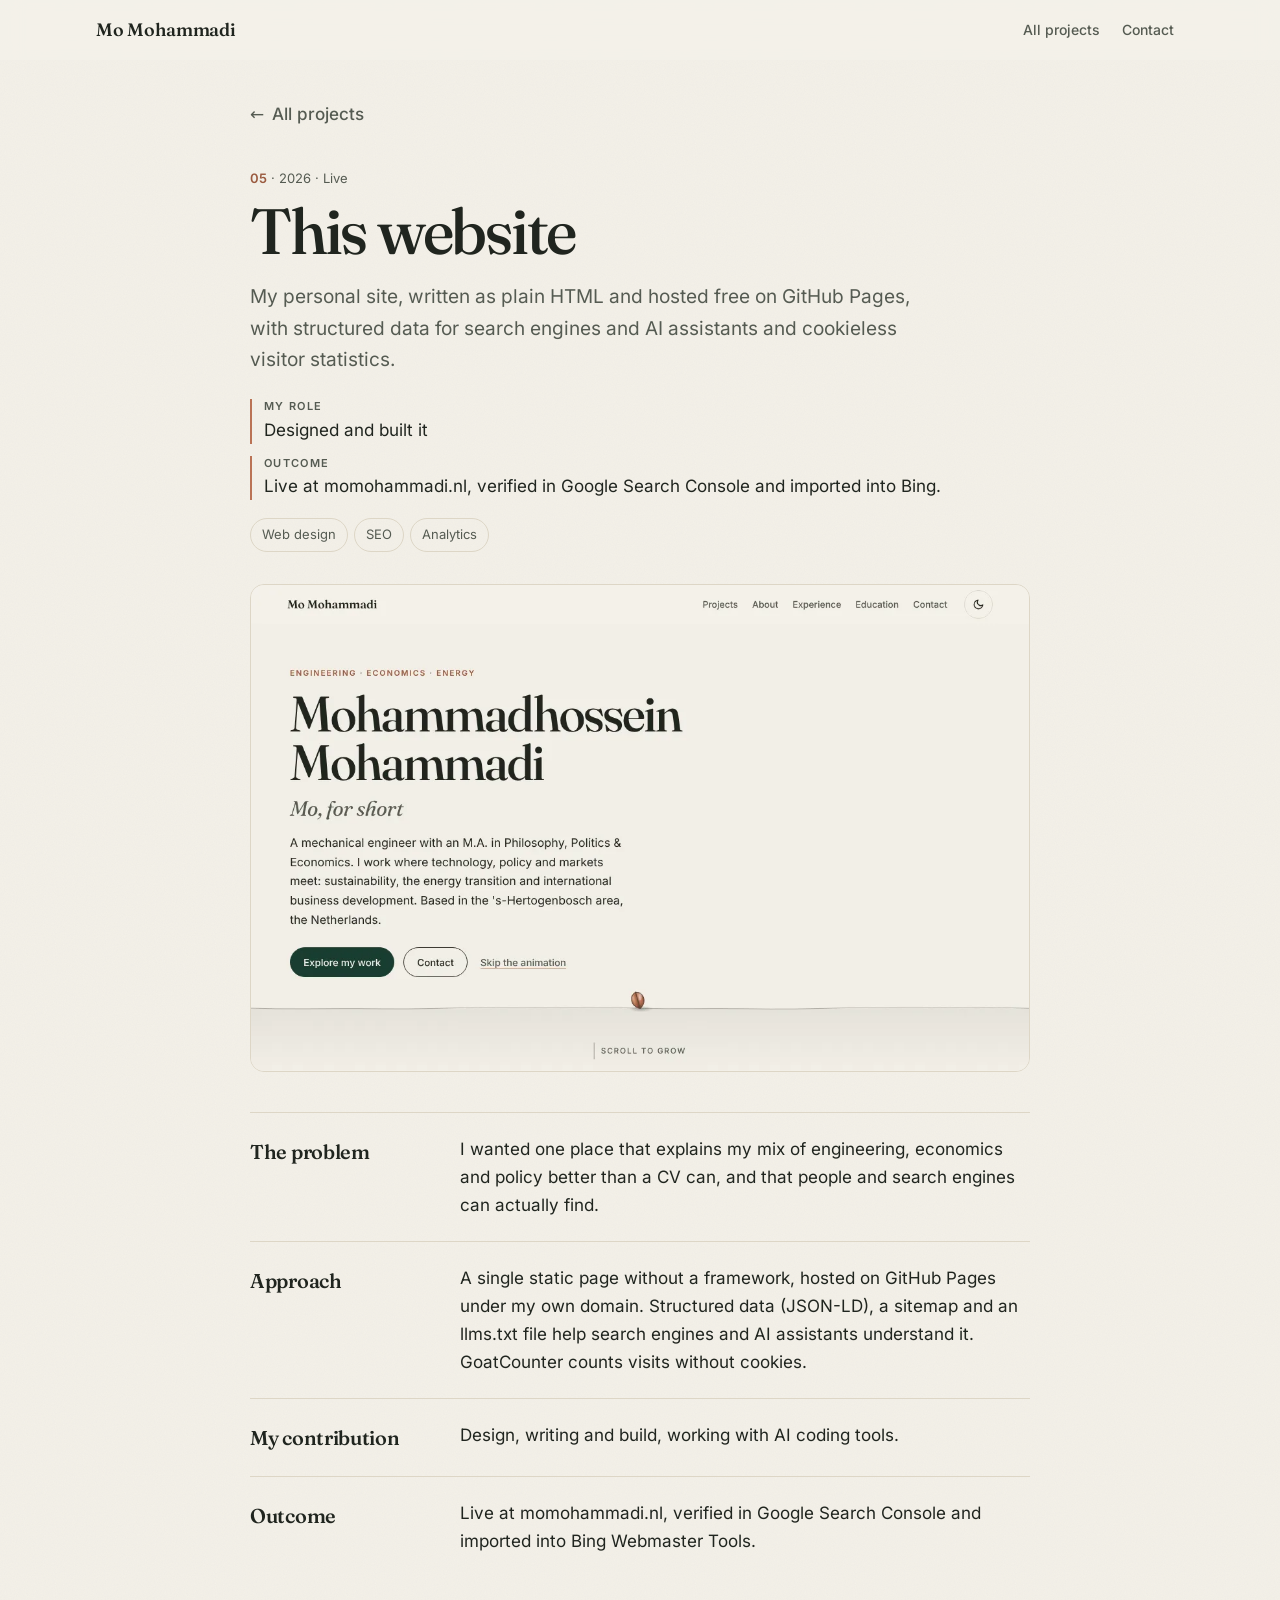
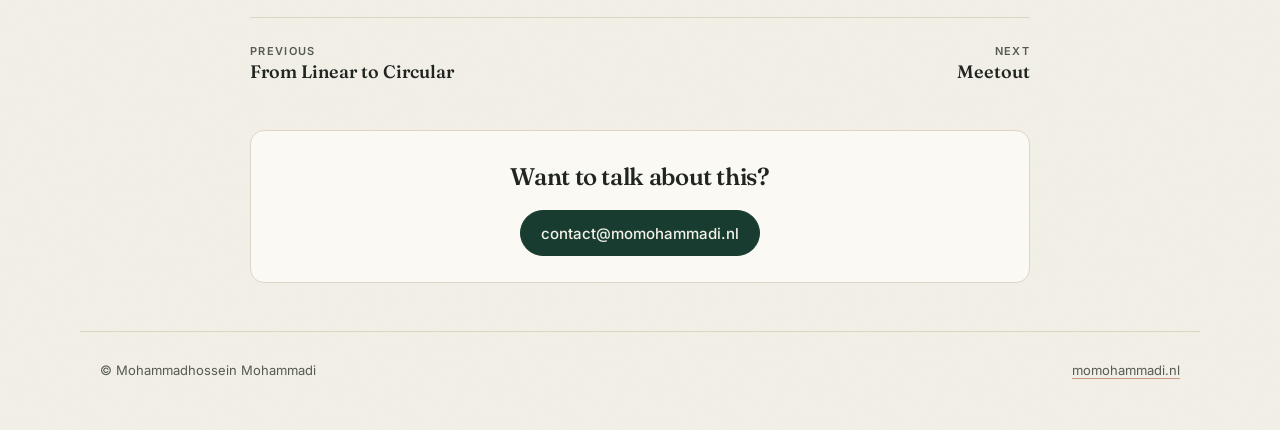
<file: projects/personal-website.html>
<!doctype html>
<html lang="en">
<head>
<meta charset="utf-8">
<meta name="viewport" content="width=device-width, initial-scale=1, viewport-fit=cover">
<title>This website | Mohammadhossein Mohammadi</title>
<meta name="description" content="My personal site, written as plain HTML and hosted free on GitHub Pages, with structured data for search engines and AI assistants and cookieless visitor statistics.">
<meta name="author" content="Mohammadhossein Mohammadi">
<link rel="canonical" href="https://momohammadi.nl/projects/personal-website.html">
<meta property="og:type" content="article">
<meta property="og:title" content="This website | Mohammadhossein Mohammadi">
<meta property="og:description" content="My personal site, written as plain HTML and hosted free on GitHub Pages, with structured data for search engines and AI assistants and cookieless visitor statistics.">
<meta property="og:url" content="https://momohammadi.nl/projects/personal-website.html">
<meta property="og:site_name" content="Mohammadhossein Mohammadi">
<meta property="og:image" content="https://momohammadi.nl/og-card.jpg">
<meta property="og:image:width" content="1200">
<meta property="og:image:height" content="630">
<meta property="og:image:alt" content="Mohammadhossein Mohammadi at his M.A. graduation, with his name and momohammadi.nl">
<meta name="twitter:card" content="summary_large_image">
<script type="application/ld+json">{"@context": "https://schema.org", "@type": "CreativeWork", "name": "This website", "description": "My personal site, written as plain HTML and hosted free on GitHub Pages, with structured data for search engines and AI assistants and cookieless visitor statistics.", "url": "https://momohammadi.nl/projects/personal-website.html", "creator": {"@type": "Person", "@id": "https://momohammadi.nl/#mo", "name": "Mohammadhossein Mohammadi"}, "keywords": "Web design, SEO, Analytics"}</script>
<script type="application/ld+json">{"@context": "https://schema.org", "@type": "BreadcrumbList", "itemListElement": [{"@type": "ListItem", "position": 1, "name": "Mohammadhossein Mohammadi", "item": "https://momohammadi.nl/"}, {"@type": "ListItem", "position": 2, "name": "Projects", "item": "https://momohammadi.nl/#projects"}, {"@type": "ListItem", "position": 3, "name": "This website", "item": "https://momohammadi.nl/projects/personal-website.html"}]}</script>
<link rel="icon" href="../favicon.ico" sizes="32x32">
<link rel="icon" href="../favicon.svg" type="image/svg+xml">
<link rel="apple-touch-icon" href="../apple-touch-icon.png">
<link rel="manifest" href="../site.webmanifest">
<meta name="theme-color" content="#F4F1E9" media="(prefers-color-scheme: light)">
<meta name="theme-color" content="#131915" media="(prefers-color-scheme: dark)">
<link rel="preload" href="../assets/fonts/inter-latin-wght-normal.woff2" as="font" type="font/woff2" crossorigin>
<link rel="preload" href="../assets/fonts/fraunces-latin-opsz-normal.woff2" as="font" type="font/woff2" crossorigin>
<link rel="stylesheet" href="../assets/fonts.css">
<link rel="stylesheet" href="../assets/site.css">
<script>try{var t=localStorage.getItem('theme');if(t)document.documentElement.setAttribute('data-theme',t)}catch(e){}</script>
</head>
<body class="detail">
<a class="skip" href="#main">Skip to content</a>
<header class="top"><div class="top-in">
  <a class="mark" href="../">Mo Mohammadi</a>
  <nav class="nav" aria-label="Site"><a href="../#projects">All projects</a><a href="../#contact">Contact</a></nav>
</div></header>
<main id="main" class="d-wrap">
  <p class="d-back"><a href="../#projects"><span aria-hidden="true">←</span> All projects</a></p>
  <article>
    <header class="d-head">
      <p class="d-meta"><span class="num">05</span> · 2026 · Live</p>
      <h1>This website</h1>
      <p class="d-lede">My personal site, written as plain HTML and hosted free on GitHub Pages, with structured data for search engines and AI assistants and cookieless visitor statistics.</p>
      <dl class="d-facts"><div><dt>My role</dt><dd>Designed and built it</dd></div><div><dt>Outcome</dt><dd>Live at momohammadi.nl, verified in Google Search Console and imported into Bing.</dd></div></dl>
      <ul class="d-tags" aria-label="Topics"><li>Web design</li><li>SEO</li><li>Analytics</li></ul>
    </header>
    <figure class="d-fig"><img src="../projects/img/personal-website.webp" width="1200" height="750" alt="Screenshot of the opening screen of momohammadi.nl"></figure>
    <section class="d-sec"><h2>The problem</h2><p>I wanted one place that explains my mix of engineering, economics and policy better than a CV can, and that people and search engines can actually find.</p></section>
    <section class="d-sec"><h2>Approach</h2><p>A single static page without a framework, hosted on GitHub Pages under my own domain. Structured data (JSON-LD), a sitemap and an llms.txt file help search engines and AI assistants understand it. GoatCounter counts visits without cookies.</p></section>
    <section class="d-sec"><h2>My contribution</h2><p>Design, writing and build, working with AI coding tools.</p></section>
    <section class="d-sec"><h2>Outcome</h2><p>Live at momohammadi.nl, verified in Google Search Console and imported into Bing Webmaster Tools.</p></section>
  </article>
  <nav class="d-pn" aria-label="More projects"><a class="prev" href="linear-to-circular-thesis.html"><span>Previous</span>From Linear to Circular</a><a class="next" href="meetout.html"><span>Next</span>Meetout</a></nav>
  <aside class="d-cta"><h2>Want to talk about this?</h2><p><a class="btn primary" href="mailto:contact@momohammadi.nl" data-goatcounter-click="detail-email-personal-website">contact@momohammadi.nl</a></p></aside>
</main>
<footer class="foot"><span>© Mohammadhossein Mohammadi</span><a href="../">momohammadi.nl</a></footer>
<script data-goatcounter="https://realmohere.goatcounter.com/count" async src="https://gc.zgo.at/count.js"></script>
</body>
</html>
</file>
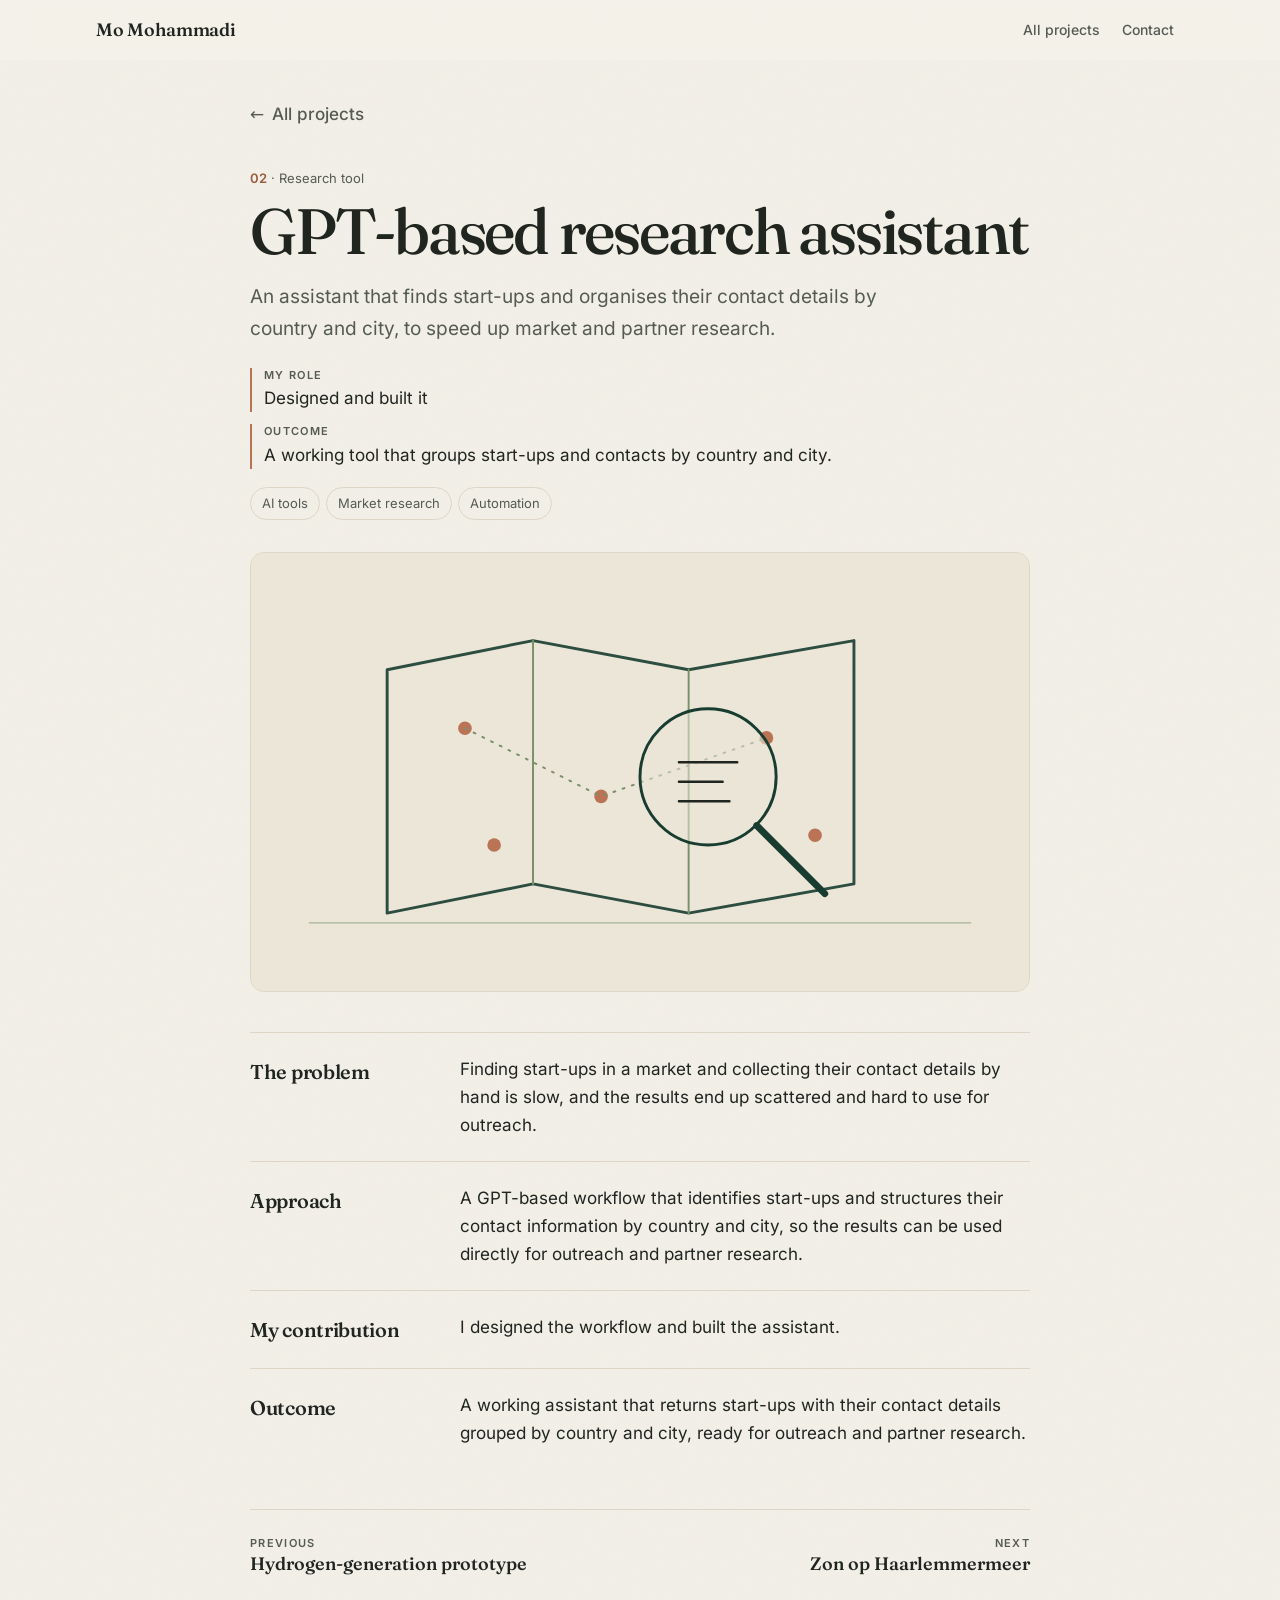
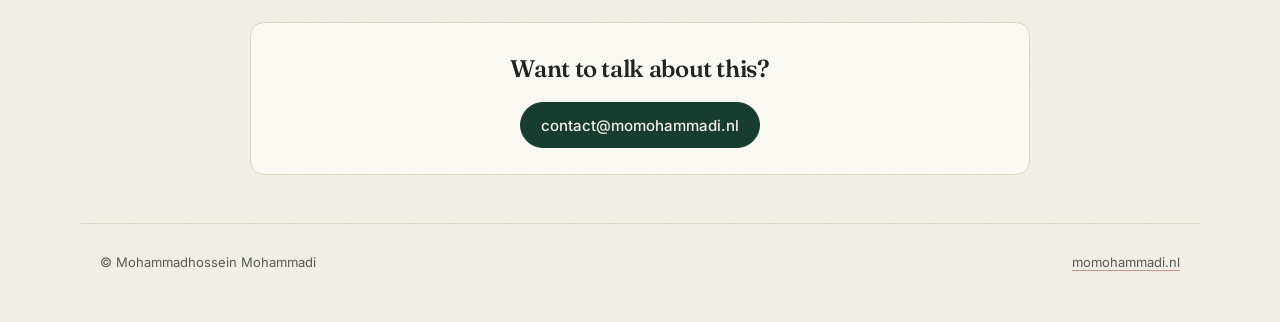
<file: projects/research-assistant.html>
<!doctype html>
<html lang="en">
<head>
<meta charset="utf-8">
<meta name="viewport" content="width=device-width, initial-scale=1, viewport-fit=cover">
<title>GPT-based research assistant | Mohammadhossein Mohammadi</title>
<meta name="description" content="An assistant that finds start-ups and organises their contact details by country and city, to speed up market and partner research.">
<meta name="author" content="Mohammadhossein Mohammadi">
<link rel="canonical" href="https://momohammadi.nl/projects/research-assistant.html">
<meta property="og:type" content="article">
<meta property="og:title" content="GPT-based research assistant | Mohammadhossein Mohammadi">
<meta property="og:description" content="An assistant that finds start-ups and organises their contact details by country and city, to speed up market and partner research.">
<meta property="og:url" content="https://momohammadi.nl/projects/research-assistant.html">
<meta property="og:site_name" content="Mohammadhossein Mohammadi">
<meta property="og:image" content="https://momohammadi.nl/og-card.jpg">
<meta property="og:image:width" content="1200">
<meta property="og:image:height" content="630">
<meta property="og:image:alt" content="Mohammadhossein Mohammadi at his M.A. graduation, with his name and momohammadi.nl">
<meta name="twitter:card" content="summary_large_image">
<script type="application/ld+json">{"@context": "https://schema.org", "@type": "CreativeWork", "name": "GPT-based research assistant", "description": "An assistant that finds start-ups and organises their contact details by country and city, to speed up market and partner research.", "url": "https://momohammadi.nl/projects/research-assistant.html", "creator": {"@type": "Person", "@id": "https://momohammadi.nl/#mo", "name": "Mohammadhossein Mohammadi"}, "keywords": "AI tools, Market research, Automation"}</script>
<script type="application/ld+json">{"@context": "https://schema.org", "@type": "BreadcrumbList", "itemListElement": [{"@type": "ListItem", "position": 1, "name": "Mohammadhossein Mohammadi", "item": "https://momohammadi.nl/"}, {"@type": "ListItem", "position": 2, "name": "Projects", "item": "https://momohammadi.nl/#projects"}, {"@type": "ListItem", "position": 3, "name": "GPT-based research assistant", "item": "https://momohammadi.nl/projects/research-assistant.html"}]}</script>
<link rel="icon" href="../favicon.ico" sizes="32x32">
<link rel="icon" href="../favicon.svg" type="image/svg+xml">
<link rel="apple-touch-icon" href="../apple-touch-icon.png">
<link rel="manifest" href="../site.webmanifest">
<meta name="theme-color" content="#F4F1E9" media="(prefers-color-scheme: light)">
<meta name="theme-color" content="#131915" media="(prefers-color-scheme: dark)">
<link rel="preload" href="../assets/fonts/inter-latin-wght-normal.woff2" as="font" type="font/woff2" crossorigin>
<link rel="preload" href="../assets/fonts/fraunces-latin-opsz-normal.woff2" as="font" type="font/woff2" crossorigin>
<link rel="stylesheet" href="../assets/fonts.css">
<link rel="stylesheet" href="../assets/site.css">
<script>try{var t=localStorage.getItem('theme');if(t)document.documentElement.setAttribute('data-theme',t)}catch(e){}</script>
</head>
<body class="detail">
<a class="skip" href="#main">Skip to content</a>
<header class="top"><div class="top-in">
  <a class="mark" href="../">Mo Mohammadi</a>
  <nav class="nav" aria-label="Site"><a href="../#projects">All projects</a><a href="../#contact">Contact</a></nav>
</div></header>
<main id="main" class="d-wrap">
  <p class="d-back"><a href="../#projects"><span aria-hidden="true">←</span> All projects</a></p>
  <article>
    <header class="d-head">
      <p class="d-meta"><span class="num">02</span> · Research tool</p>
      <h1>GPT-based research assistant</h1>
      <p class="d-lede">An assistant that finds start-ups and organises their contact details by country and city, to speed up market and partner research.</p>
      <dl class="d-facts"><div><dt>My role</dt><dd>Designed and built it</dd></div><div><dt>Outcome</dt><dd>A working tool that groups start-ups and contacts by country and city.</dd></div></dl>
      <ul class="d-tags" aria-label="Topics"><li>AI tools</li><li>Market research</li><li>Automation</li></ul>
    </header>
    <figure class="d-fig"><img src="../projects/img/research-assistant.svg" width="800" height="450" alt="Line illustration of a magnifying glass over a map with marked cities"></figure>
    <section class="d-sec"><h2>The problem</h2><p>Finding start-ups in a market and collecting their contact details by hand is slow, and the results end up scattered and hard to use for outreach.</p></section>
    <section class="d-sec"><h2>Approach</h2><p>A GPT-based workflow that identifies start-ups and structures their contact information by country and city, so the results can be used directly for outreach and partner research.</p></section>
    <section class="d-sec"><h2>My contribution</h2><p>I designed the workflow and built the assistant.</p></section>
    <section class="d-sec"><h2>Outcome</h2><p>A working assistant that returns start-ups with their contact details grouped by country and city, ready for outreach and partner research.</p></section>
  </article>
  <nav class="d-pn" aria-label="More projects"><a class="prev" href="hydrogen-prototype.html"><span>Previous</span>Hydrogen-generation prototype</a><a class="next" href="zon-op-haarlemmermeer.html"><span>Next</span>Zon op Haarlemmermeer</a></nav>
  <aside class="d-cta"><h2>Want to talk about this?</h2><p><a class="btn primary" href="mailto:contact@momohammadi.nl" data-goatcounter-click="detail-email-research-assistant">contact@momohammadi.nl</a></p></aside>
</main>
<footer class="foot"><span>© Mohammadhossein Mohammadi</span><a href="../">momohammadi.nl</a></footer>
<script data-goatcounter="https://realmohere.goatcounter.com/count" async src="https://gc.zgo.at/count.js"></script>
</body>
</html>
</file>
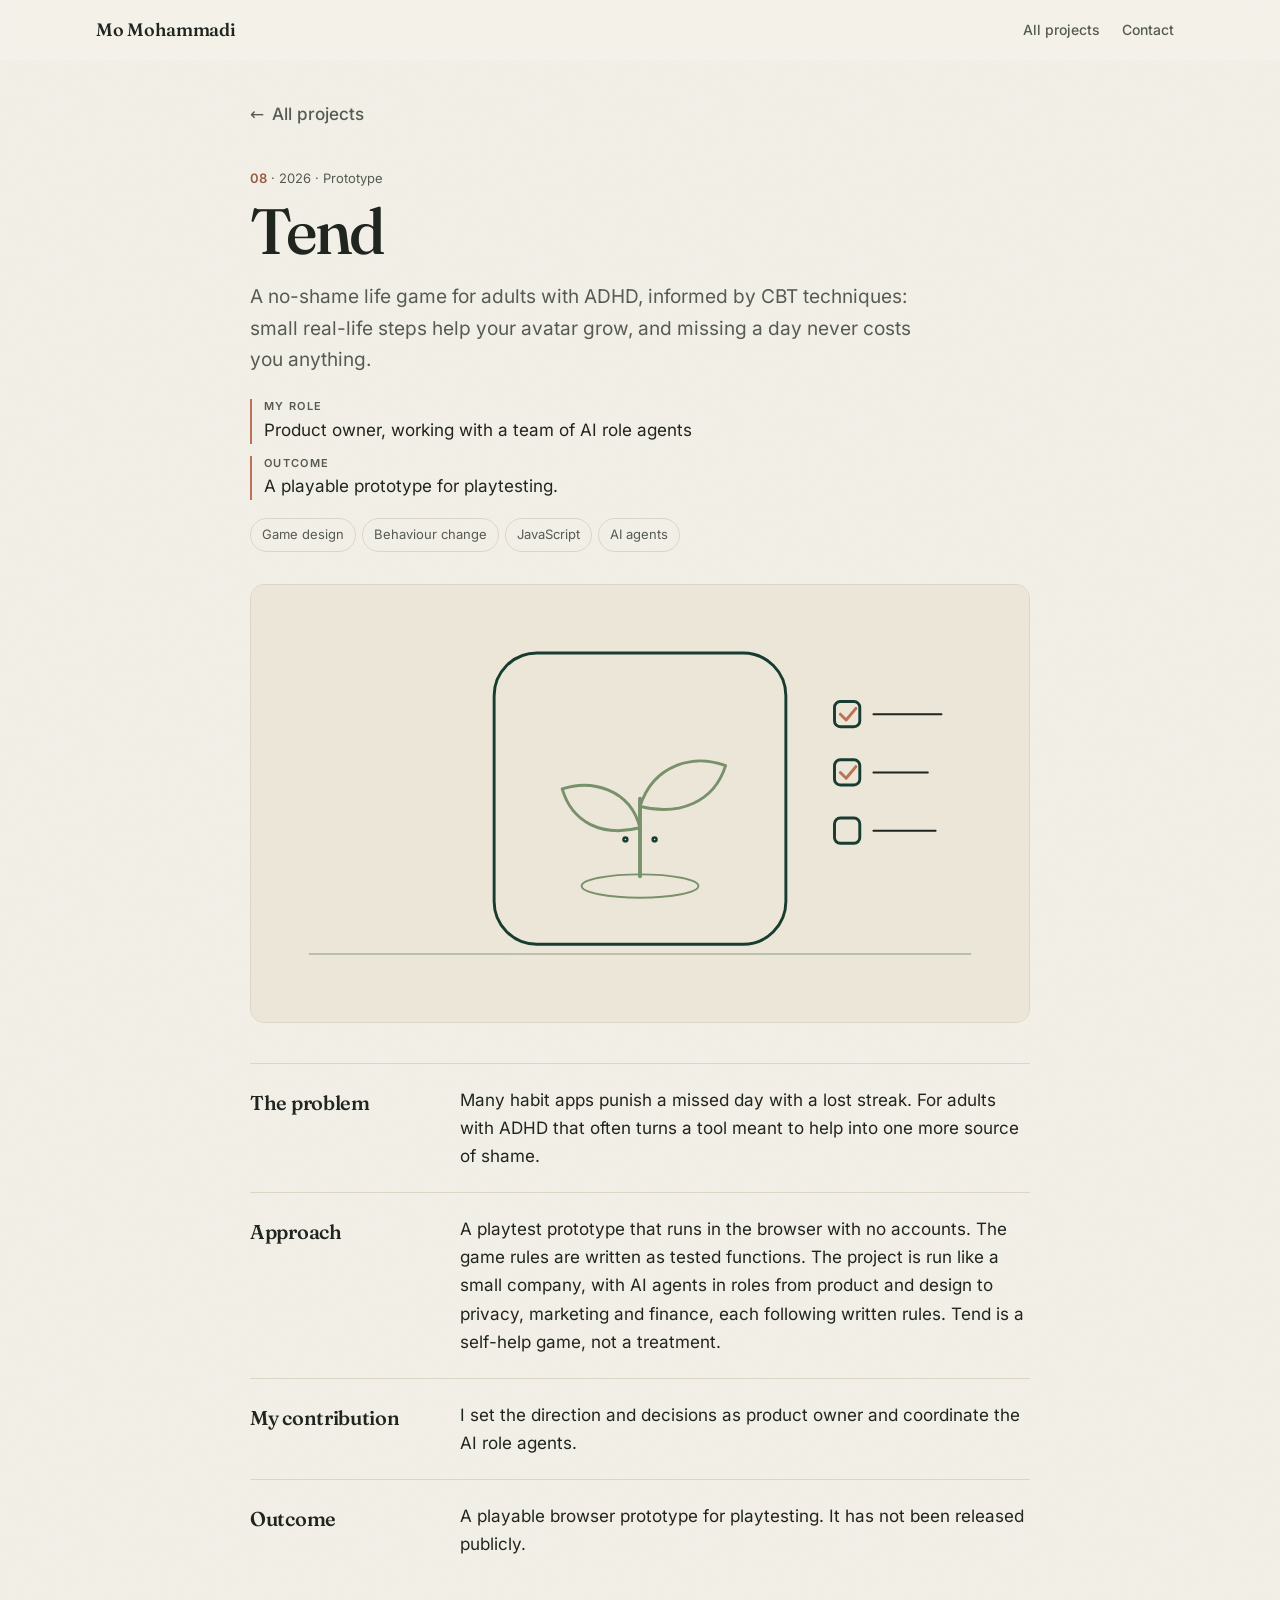
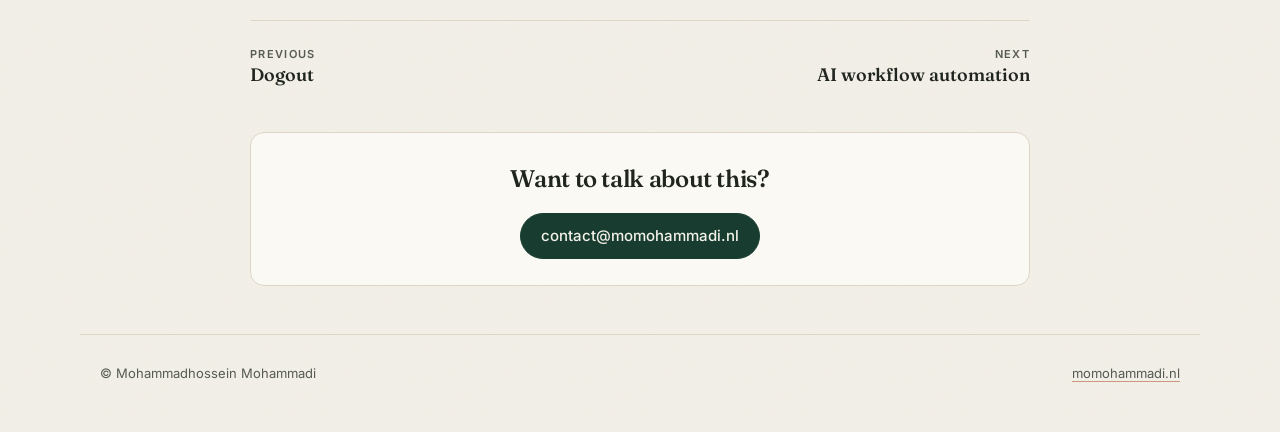
<file: projects/tend.html>
<!doctype html>
<html lang="en">
<head>
<meta charset="utf-8">
<meta name="viewport" content="width=device-width, initial-scale=1, viewport-fit=cover">
<title>Tend | Mohammadhossein Mohammadi</title>
<meta name="description" content="A no-shame life game for adults with ADHD, informed by CBT techniques: small real-life steps help your avatar grow, and missing a day never costs you anything.">
<meta name="author" content="Mohammadhossein Mohammadi">
<link rel="canonical" href="https://momohammadi.nl/projects/tend.html">
<meta property="og:type" content="article">
<meta property="og:title" content="Tend | Mohammadhossein Mohammadi">
<meta property="og:description" content="A no-shame life game for adults with ADHD, informed by CBT techniques: small real-life steps help your avatar grow, and missing a day never costs you anything.">
<meta property="og:url" content="https://momohammadi.nl/projects/tend.html">
<meta property="og:site_name" content="Mohammadhossein Mohammadi">
<meta property="og:image" content="https://momohammadi.nl/og-card.jpg">
<meta property="og:image:width" content="1200">
<meta property="og:image:height" content="630">
<meta property="og:image:alt" content="Mohammadhossein Mohammadi at his M.A. graduation, with his name and momohammadi.nl">
<meta name="twitter:card" content="summary_large_image">
<script type="application/ld+json">{"@context": "https://schema.org", "@type": "CreativeWork", "name": "Tend", "description": "A no-shame life game for adults with ADHD, informed by CBT techniques: small real-life steps help your avatar grow, and missing a day never costs you anything.", "url": "https://momohammadi.nl/projects/tend.html", "creator": {"@type": "Person", "@id": "https://momohammadi.nl/#mo", "name": "Mohammadhossein Mohammadi"}, "keywords": "Game design, Behaviour change, JavaScript, AI agents"}</script>
<script type="application/ld+json">{"@context": "https://schema.org", "@type": "BreadcrumbList", "itemListElement": [{"@type": "ListItem", "position": 1, "name": "Mohammadhossein Mohammadi", "item": "https://momohammadi.nl/"}, {"@type": "ListItem", "position": 2, "name": "Projects", "item": "https://momohammadi.nl/#projects"}, {"@type": "ListItem", "position": 3, "name": "Tend", "item": "https://momohammadi.nl/projects/tend.html"}]}</script>
<link rel="icon" href="../favicon.ico" sizes="32x32">
<link rel="icon" href="../favicon.svg" type="image/svg+xml">
<link rel="apple-touch-icon" href="../apple-touch-icon.png">
<link rel="manifest" href="../site.webmanifest">
<meta name="theme-color" content="#F4F1E9" media="(prefers-color-scheme: light)">
<meta name="theme-color" content="#131915" media="(prefers-color-scheme: dark)">
<link rel="preload" href="../assets/fonts/inter-latin-wght-normal.woff2" as="font" type="font/woff2" crossorigin>
<link rel="preload" href="../assets/fonts/fraunces-latin-opsz-normal.woff2" as="font" type="font/woff2" crossorigin>
<link rel="stylesheet" href="../assets/fonts.css">
<link rel="stylesheet" href="../assets/site.css">
<script>try{var t=localStorage.getItem('theme');if(t)document.documentElement.setAttribute('data-theme',t)}catch(e){}</script>
</head>
<body class="detail">
<a class="skip" href="#main">Skip to content</a>
<header class="top"><div class="top-in">
  <a class="mark" href="../">Mo Mohammadi</a>
  <nav class="nav" aria-label="Site"><a href="../#projects">All projects</a><a href="../#contact">Contact</a></nav>
</div></header>
<main id="main" class="d-wrap">
  <p class="d-back"><a href="../#projects"><span aria-hidden="true">←</span> All projects</a></p>
  <article>
    <header class="d-head">
      <p class="d-meta"><span class="num">08</span> · 2026 · Prototype</p>
      <h1>Tend</h1>
      <p class="d-lede">A no-shame life game for adults with ADHD, informed by CBT techniques: small real-life steps help your avatar grow, and missing a day never costs you anything.</p>
      <dl class="d-facts"><div><dt>My role</dt><dd>Product owner, working with a team of AI role agents</dd></div><div><dt>Outcome</dt><dd>A playable prototype for playtesting.</dd></div></dl>
      <ul class="d-tags" aria-label="Topics"><li>Game design</li><li>Behaviour change</li><li>JavaScript</li><li>AI agents</li></ul>
    </header>
    <figure class="d-fig"><img src="../projects/img/tend.svg" width="800" height="450" alt="Line illustration of a small sprout character inside a rounded frame with checked steps"></figure>
    <section class="d-sec"><h2>The problem</h2><p>Many habit apps punish a missed day with a lost streak. For adults with ADHD that often turns a tool meant to help into one more source of shame.</p></section>
    <section class="d-sec"><h2>Approach</h2><p>A playtest prototype that runs in the browser with no accounts. The game rules are written as tested functions. The project is run like a small company, with AI agents in roles from product and design to privacy, marketing and finance, each following written rules. Tend is a self-help game, not a treatment.</p></section>
    <section class="d-sec"><h2>My contribution</h2><p>I set the direction and decisions as product owner and coordinate the AI role agents.</p></section>
    <section class="d-sec"><h2>Outcome</h2><p>A playable browser prototype for playtesting. It has not been released publicly.</p></section>
  </article>
  <nav class="d-pn" aria-label="More projects"><a class="prev" href="dogout.html"><span>Previous</span>Dogout</a><a class="next" href="ai-workflow-automation.html"><span>Next</span>AI workflow automation</a></nav>
  <aside class="d-cta"><h2>Want to talk about this?</h2><p><a class="btn primary" href="mailto:contact@momohammadi.nl" data-goatcounter-click="detail-email-tend">contact@momohammadi.nl</a></p></aside>
</main>
<footer class="foot"><span>© Mohammadhossein Mohammadi</span><a href="../">momohammadi.nl</a></footer>
<script data-goatcounter="https://realmohere.goatcounter.com/count" async src="https://gc.zgo.at/count.js"></script>
</body>
</html>
</file>
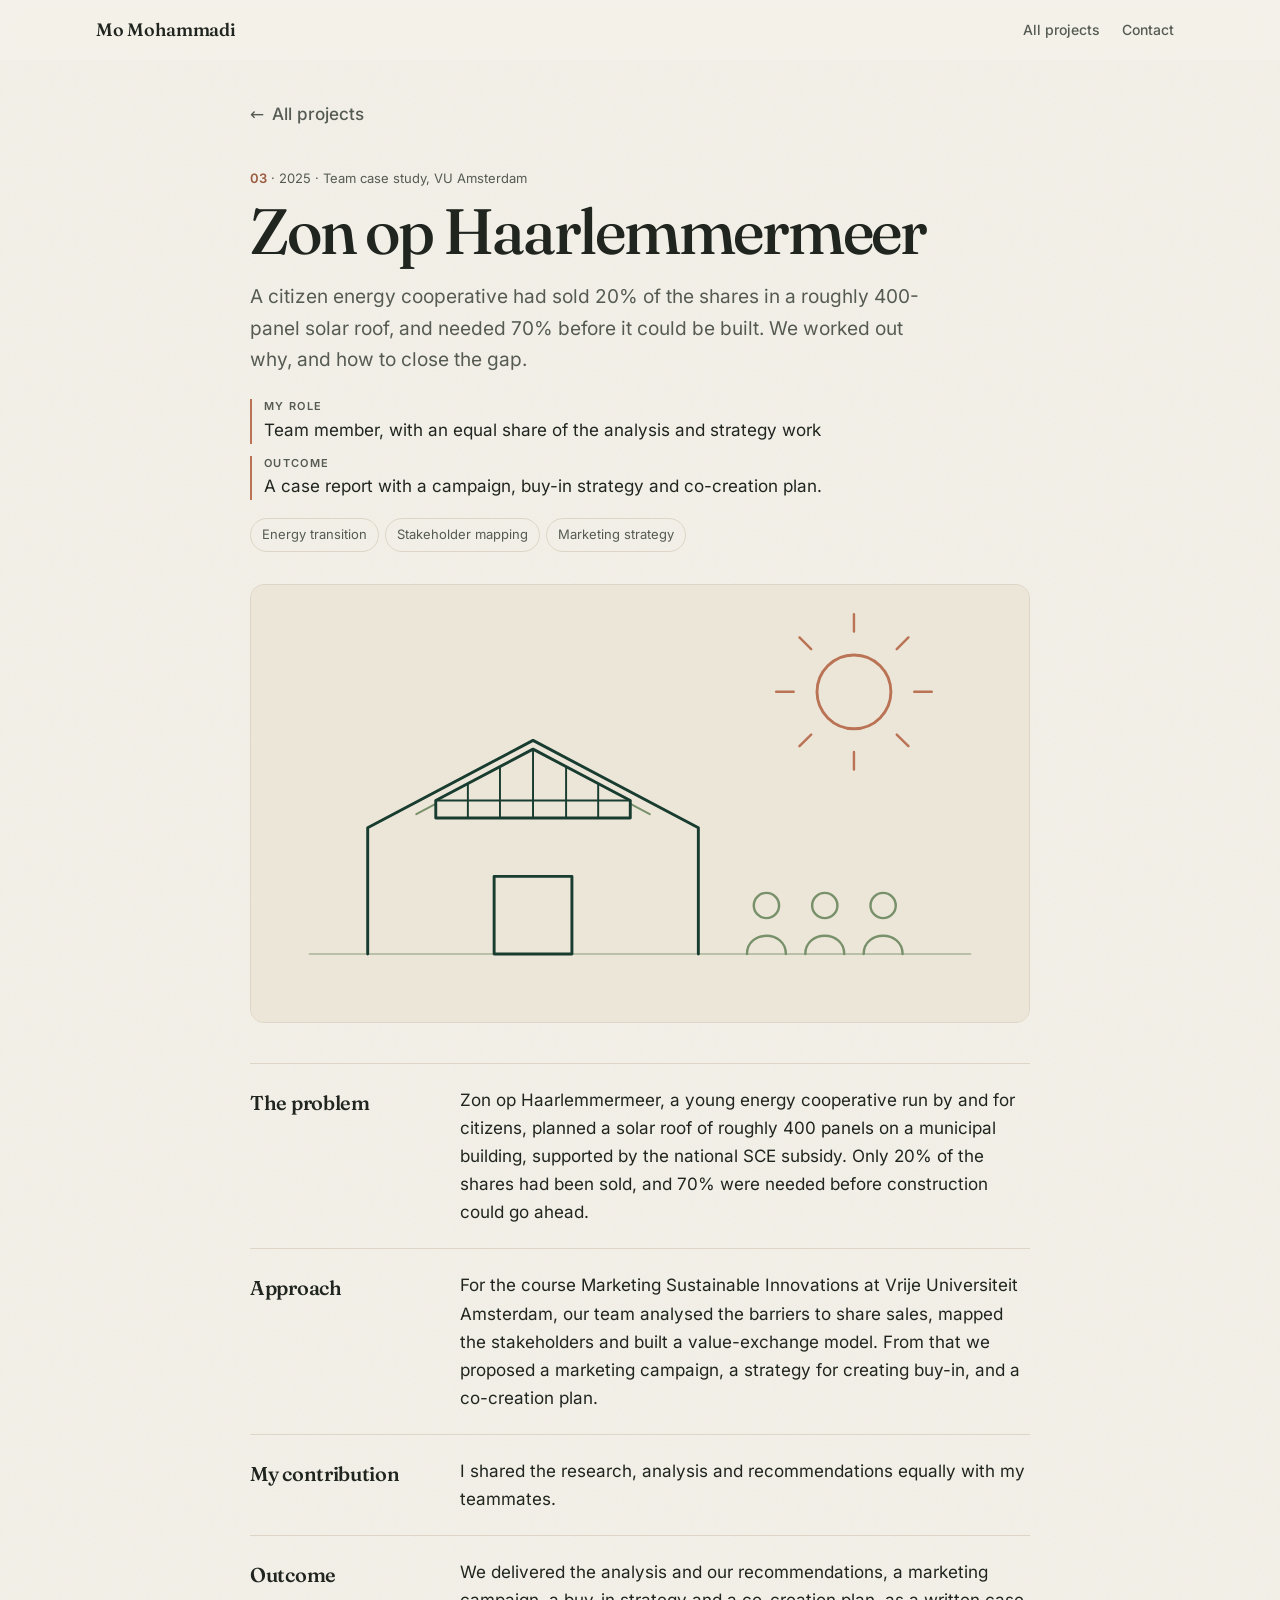
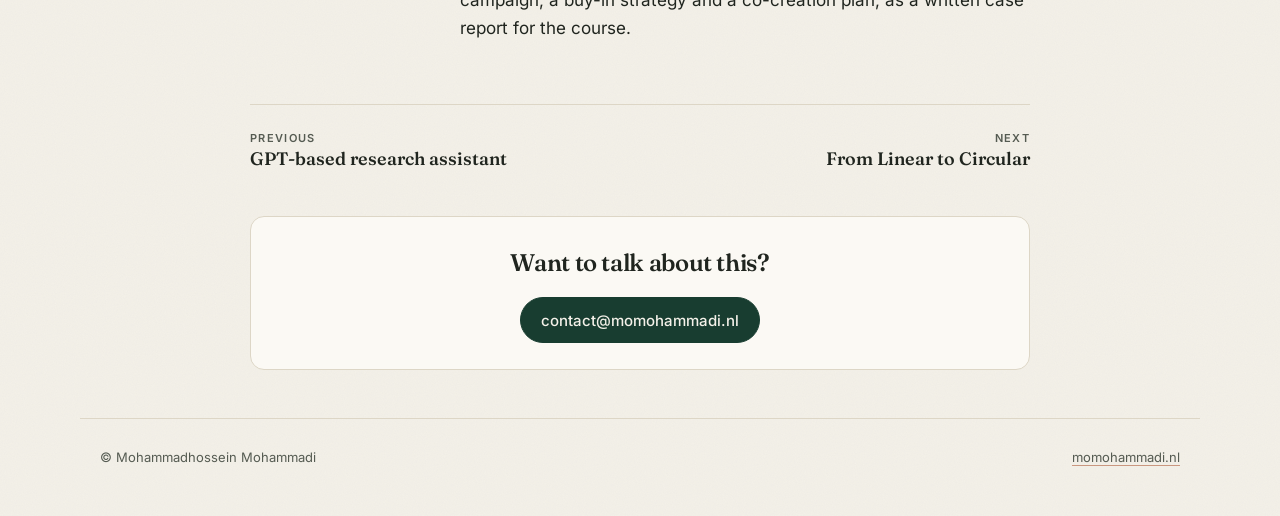
<file: projects/zon-op-haarlemmermeer.html>
<!doctype html>
<html lang="en">
<head>
<meta charset="utf-8">
<meta name="viewport" content="width=device-width, initial-scale=1, viewport-fit=cover">
<title>Zon op Haarlemmermeer | Mohammadhossein Mohammadi</title>
<meta name="description" content="A citizen energy cooperative had sold 20% of the shares in a roughly 400-panel solar roof, and needed 70% before it could be built. We worked out why, and how to close the gap.">
<meta name="author" content="Mohammadhossein Mohammadi">
<link rel="canonical" href="https://momohammadi.nl/projects/zon-op-haarlemmermeer.html">
<meta property="og:type" content="article">
<meta property="og:title" content="Zon op Haarlemmermeer | Mohammadhossein Mohammadi">
<meta property="og:description" content="A citizen energy cooperative had sold 20% of the shares in a roughly 400-panel solar roof, and needed 70% before it could be built. We worked out why, and how to close the gap.">
<meta property="og:url" content="https://momohammadi.nl/projects/zon-op-haarlemmermeer.html">
<meta property="og:site_name" content="Mohammadhossein Mohammadi">
<meta property="og:image" content="https://momohammadi.nl/og-card.jpg">
<meta property="og:image:width" content="1200">
<meta property="og:image:height" content="630">
<meta property="og:image:alt" content="Mohammadhossein Mohammadi at his M.A. graduation, with his name and momohammadi.nl">
<meta name="twitter:card" content="summary_large_image">
<script type="application/ld+json">{"@context": "https://schema.org", "@type": "CreativeWork", "name": "Zon op Haarlemmermeer", "description": "A citizen energy cooperative had sold 20% of the shares in a roughly 400-panel solar roof, and needed 70% before it could be built. We worked out why, and how to close the gap.", "url": "https://momohammadi.nl/projects/zon-op-haarlemmermeer.html", "creator": {"@type": "Person", "@id": "https://momohammadi.nl/#mo", "name": "Mohammadhossein Mohammadi"}, "keywords": "Energy transition, Stakeholder mapping, Marketing strategy"}</script>
<script type="application/ld+json">{"@context": "https://schema.org", "@type": "BreadcrumbList", "itemListElement": [{"@type": "ListItem", "position": 1, "name": "Mohammadhossein Mohammadi", "item": "https://momohammadi.nl/"}, {"@type": "ListItem", "position": 2, "name": "Projects", "item": "https://momohammadi.nl/#projects"}, {"@type": "ListItem", "position": 3, "name": "Zon op Haarlemmermeer", "item": "https://momohammadi.nl/projects/zon-op-haarlemmermeer.html"}]}</script>
<link rel="icon" href="../favicon.ico" sizes="32x32">
<link rel="icon" href="../favicon.svg" type="image/svg+xml">
<link rel="apple-touch-icon" href="../apple-touch-icon.png">
<link rel="manifest" href="../site.webmanifest">
<meta name="theme-color" content="#F4F1E9" media="(prefers-color-scheme: light)">
<meta name="theme-color" content="#131915" media="(prefers-color-scheme: dark)">
<link rel="preload" href="../assets/fonts/inter-latin-wght-normal.woff2" as="font" type="font/woff2" crossorigin>
<link rel="preload" href="../assets/fonts/fraunces-latin-opsz-normal.woff2" as="font" type="font/woff2" crossorigin>
<link rel="stylesheet" href="../assets/fonts.css">
<link rel="stylesheet" href="../assets/site.css">
<script>try{var t=localStorage.getItem('theme');if(t)document.documentElement.setAttribute('data-theme',t)}catch(e){}</script>
</head>
<body class="detail">
<a class="skip" href="#main">Skip to content</a>
<header class="top"><div class="top-in">
  <a class="mark" href="../">Mo Mohammadi</a>
  <nav class="nav" aria-label="Site"><a href="../#projects">All projects</a><a href="../#contact">Contact</a></nav>
</div></header>
<main id="main" class="d-wrap">
  <p class="d-back"><a href="../#projects"><span aria-hidden="true">←</span> All projects</a></p>
  <article>
    <header class="d-head">
      <p class="d-meta"><span class="num">03</span> · 2025 · Team case study, VU Amsterdam</p>
      <h1>Zon op Haarlemmermeer</h1>
      <p class="d-lede">A citizen energy cooperative had sold 20% of the shares in a roughly 400-panel solar roof, and needed 70% before it could be built. We worked out why, and how to close the gap.</p>
      <dl class="d-facts"><div><dt>My role</dt><dd>Team member, with an equal share of the analysis and strategy work</dd></div><div><dt>Outcome</dt><dd>A case report with a campaign, buy-in strategy and co-creation plan.</dd></div></dl>
      <ul class="d-tags" aria-label="Topics"><li>Energy transition</li><li>Stakeholder mapping</li><li>Marketing strategy</li></ul>
    </header>
    <figure class="d-fig"><img src="../projects/img/zon-op-haarlemmermeer.svg" width="800" height="450" alt="Line illustration of solar panels on a municipal roof under the sun"></figure>
    <section class="d-sec"><h2>The problem</h2><p>Zon op Haarlemmermeer, a young energy cooperative run by and for citizens, planned a solar roof of roughly 400 panels on a municipal building, supported by the national SCE subsidy. Only 20% of the shares had been sold, and 70% were needed before construction could go ahead.</p></section>
    <section class="d-sec"><h2>Approach</h2><p>For the course Marketing Sustainable Innovations at Vrije Universiteit Amsterdam, our team analysed the barriers to share sales, mapped the stakeholders and built a value-exchange model. From that we proposed a marketing campaign, a strategy for creating buy-in, and a co-creation plan.</p></section>
    <section class="d-sec"><h2>My contribution</h2><p>I shared the research, analysis and recommendations equally with my teammates.</p></section>
    <section class="d-sec"><h2>Outcome</h2><p>We delivered the analysis and our recommendations, a marketing campaign, a buy-in strategy and a co-creation plan, as a written case report for the course.</p></section>
  </article>
  <nav class="d-pn" aria-label="More projects"><a class="prev" href="research-assistant.html"><span>Previous</span>GPT-based research assistant</a><a class="next" href="linear-to-circular-thesis.html"><span>Next</span>From Linear to Circular</a></nav>
  <aside class="d-cta"><h2>Want to talk about this?</h2><p><a class="btn primary" href="mailto:contact@momohammadi.nl" data-goatcounter-click="detail-email-zon-op-haarlemmermeer">contact@momohammadi.nl</a></p></aside>
</main>
<footer class="foot"><span>© Mohammadhossein Mohammadi</span><a href="../">momohammadi.nl</a></footer>
<script data-goatcounter="https://realmohere.goatcounter.com/count" async src="https://gc.zgo.at/count.js"></script>
</body>
</html>
</file>
<file: assets/fonts.css>
/* Self-hosted fonts (SIL Open Font License, see assets/fonts/*-OFL.txt), so pages need no request to Google.
   Latin subset of the variable fonts: Fraunces (weight + optical size, roman and italic) and Inter (weight). */
@font-face { font-family: "Fraunces"; font-style: normal; font-weight: 100 900; font-display: swap;
  src: url(fonts/fraunces-latin-opsz-normal.woff2) format("woff2"); unicode-range: U+0000-00FF,U+0131,U+0152-0153,U+02BB-02BC,U+02C6,U+02DA,U+02DC,U+0304,U+0308,U+0329,U+2000-206F,U+2074,U+20AC,U+2122,U+2191,U+2193,U+2212,U+2215,U+FEFF,U+FFFD; }
@font-face { font-family: "Fraunces"; font-style: italic; font-weight: 100 900; font-display: swap;
  src: url(fonts/fraunces-latin-opsz-italic.woff2) format("woff2"); unicode-range: U+0000-00FF,U+0131,U+0152-0153,U+02BB-02BC,U+02C6,U+02DA,U+02DC,U+0304,U+0308,U+0329,U+2000-206F,U+2074,U+20AC,U+2122,U+2191,U+2193,U+2212,U+2215,U+FEFF,U+FFFD; }
@font-face { font-family: "Inter"; font-style: normal; font-weight: 100 900; font-display: swap;
  src: url(fonts/inter-latin-wght-normal.woff2) format("woff2"); unicode-range: U+0000-00FF,U+0131,U+0152-0153,U+02BB-02BC,U+02C6,U+02DA,U+02DC,U+0304,U+0308,U+0329,U+2000-206F,U+2074,U+20AC,U+2122,U+2191,U+2193,U+2212,U+2215,U+FEFF,U+FFFD; }
</file>
<file: assets/site.css>
/* momohammadi.nl: editorial layout, two type families (Fraunces for display, Inter for text). */
:root {
  --bg: #F4F1E9;
  --paper: #FBF9F4;
  --fg: #20251F;
  --muted: #555B52;
  --line: #DDD6C6;
  --forest: #183D30;
  --leaf: #78916B;
  --terra: #BA7355;
  --terra-ink: #9A5A3F;
  --soft: #E8E6DA;
  --shadow: 0 1px 2px rgba(32, 37, 31, .05), 0 12px 32px -18px rgba(24, 61, 48, .28);
  --serif: "Fraunces", "Iowan Old Style", Georgia, serif;
  --sans: "Inter", system-ui, -apple-system, "Segoe UI", sans-serif;
  --p-dark: #183D30; --p-mid: #3F6A4C; --p-light: #78916B; --p-xlight: #A3B694; --p-pale: #C9D3B8;
  --soil-top: #E3DBC9; --soil-mid: #DDD3BF; --soil-low: #ECE7DB;
  --nav-h: 60px;
  --max: 1120px;
  color-scheme: light;
}
@media (prefers-color-scheme: dark) {
  :root:not([data-theme="light"]) {
    --bg: #131915; --paper: #1A211C; --fg: #ECE8DD; --muted: #AEB1A6; --line: #2E3730;
    --forest: #A9CBB4; --leaf: #8FA882; --terra: #D79474; --terra-ink: #E2A585; --soft: #222B25; --p-dark: #2F5A42; --p-mid: #4D7A5A; --p-light: #7C9C6E; --p-xlight: #A2BA92; --p-pale: #C3D1B3; --soil-top: #222A23; --soil-mid: #1E251F; --soil-low: #161B17;
    --shadow: 0 1px 2px rgba(0, 0, 0, .3), 0 14px 34px -18px rgba(0, 0, 0, .7); color-scheme: dark;
  }
}
:root[data-theme="dark"] {
  --bg: #131915; --paper: #1A211C; --fg: #ECE8DD; --muted: #AEB1A6; --line: #2E3730;
  --forest: #A9CBB4; --leaf: #8FA882; --terra: #D79474; --terra-ink: #E2A585; --soft: #222B25; --p-dark: #2F5A42; --p-mid: #4D7A5A; --p-light: #7C9C6E; --p-xlight: #A2BA92; --p-pale: #C3D1B3; --soil-top: #222A23; --soil-mid: #1E251F; --soil-low: #161B17;
  --shadow: 0 1px 2px rgba(0, 0, 0, .3), 0 14px 34px -18px rgba(0, 0, 0, .7); color-scheme: dark;
}

* { box-sizing: border-box; }
html { overflow-anchor: none; scroll-padding-top: calc(var(--nav-h) + 12px); -webkit-text-size-adjust: 100%; }
body {
  margin: 0; background-color: var(--bg); color: var(--fg);
  font: 400 1.0625rem/1.65 var(--sans);
  -webkit-font-smoothing: antialiased; overflow-x: clip;
  /* faint paper grain: one tiny static SVG, no runtime cost */
  background-image: url("data:image/svg+xml,%3Csvg xmlns='http://www.w3.org/2000/svg' width='160' height='160'%3E%3Cfilter id='n'%3E%3CfeTurbulence type='fractalNoise' baseFrequency='.9' numOctaves='2' stitchTiles='stitch'/%3E%3CfeColorMatrix values='0 0 0 0 .3 0 0 0 0 .28 0 0 0 0 .2 0 0 0 .045 0'/%3E%3C/filter%3E%3Crect width='160' height='160' filter='url(%23n)'/%3E%3C/svg%3E");
}
img { max-width: 100%; height: auto; }
a { color: inherit; text-decoration-color: color-mix(in oklab, var(--terra) 70%, transparent); text-underline-offset: 3px; text-decoration-thickness: 1px; }
a:hover { color: var(--forest); }
:focus-visible { outline: 2px solid var(--terra); outline-offset: 3px; border-radius: 3px; }
h1, h2, h3 { font-family: var(--serif); font-weight: 560; letter-spacing: -0.015em; font-optical-sizing: auto; }
.vh { position: absolute !important; width: 1px; height: 1px; overflow: hidden; clip: rect(0 0 0 0); white-space: nowrap; }
.skip { position: fixed; left: 12px; top: -80px; z-index: 100; padding: 12px 18px; border-radius: 8px; background: var(--forest); color: var(--bg); font-weight: 600; text-decoration: none; }
.skip:focus { top: 12px; color: var(--bg); }
.k { font: 600 .6875rem/1 var(--sans); text-transform: uppercase; letter-spacing: .12em; color: var(--muted); margin-right: .45em; }

/* Buttons */
.btn { display: inline-flex; align-items: center; gap: .5em; min-height: 46px; padding: 0 20px; border-radius: 999px; border: 1px solid var(--fg); font: 500 .9375rem/1 var(--sans); text-decoration: none; color: var(--fg); background: transparent; transition: background .2s, color .2s; }
.btn:hover { background: var(--fg); color: var(--bg); }
.btn.primary { background: var(--forest); border-color: var(--forest); color: var(--bg); }
.btn.primary:hover { background: var(--fg); border-color: var(--fg); }
.textlink { font: 500 .9375rem/1.4 var(--sans); color: var(--muted); }

/* Header */
.top { position: fixed; inset: 0 0 auto; z-index: 40; height: var(--nav-h); background: color-mix(in oklab, var(--bg) 86%, transparent); backdrop-filter: saturate(1.2) blur(10px); -webkit-backdrop-filter: saturate(1.2) blur(10px); border-bottom: 1px solid transparent; transition: border-color .2s; }
.top.scrolled { border-bottom-color: var(--line); }
.top-in { max-width: var(--max); height: 100%; margin: 0 auto; padding: 0 max(16px, env(safe-area-inset-left)); display: flex; align-items: center; gap: 16px; }
.mark { font: 560 1.125rem/1 var(--serif); text-decoration: none; letter-spacing: -0.01em; margin-right: auto; white-space: nowrap; }
.nav { display: flex; gap: 2px; overflow-x: auto; scrollbar-width: none; }
.nav::-webkit-scrollbar { display: none; }
.nav a { font: 500 .875rem/1 var(--sans); text-decoration: none; color: var(--muted); padding: 12px 10px; border-radius: 8px; white-space: nowrap; }
.nav a:hover, .nav a.active { color: var(--fg); }
.nav a.active { box-shadow: inset 0 -2px 0 var(--terra); border-radius: 0; }
.icon-btn { width: 44px; height: 44px; flex: none; display: grid; place-items: center; border-radius: 999px; border: 1px solid var(--line); background: transparent; color: var(--fg); cursor: pointer; }
.icon-btn svg { width: 18px; height: 18px; }
.icon-sun { display: none; }
:root[data-theme="dark"] .icon-sun { display: block; } :root[data-theme="dark"] .icon-moon { display: none; }
@media (prefers-color-scheme: dark) { :root:not([data-theme="light"]) .icon-sun { display: block; } :root:not([data-theme="light"]) .icon-moon { display: none; } }
@media (max-width: 640px) { .nav .opt { display: none; } .nav a { padding: 12px 8px; } }
@media (max-width: 420px) { .nav .opt-s { display: none; } }

/* ---------- Growth sequence (home) ---------- */
.grow { position: relative; }
.stage { position: relative; height: 100vh; height: 100svh; min-height: 560px; overflow: hidden; }
.grow.is-animated .stage { position: sticky; top: 0; }
.plant { position: absolute; inset: 0; width: 100%; height: 100%; display: block; pointer-events: none; }
.seed-static { position: absolute; left: 50%; bottom: 12svh; width: 120px; transform: translateX(-50%); }
.plant-ready .seed-static { display: none; }
.hero { position: absolute; z-index: 3; left: 0; right: 0; top: calc(var(--nav-h) + clamp(24px, 9svh, 110px)); }
.hero-in { max-width: var(--max); margin: 0 auto; padding: 0 max(20px, env(safe-area-inset-left)); }
.eyebrow { font: 600 .75rem/1.3 var(--sans); text-transform: uppercase; letter-spacing: .16em; color: var(--terra-ink); margin: 0 0 18px; }
.hero h1 { font-size: clamp(2.6rem, 6.4vw, 5.4rem); line-height: .98; letter-spacing: -0.035em; margin: 0 0 22px; max-width: 12ch; font-weight: 500; }
.hero h1 .aka { display: block; font-style: italic; font-weight: 400; font-size: .42em; letter-spacing: -0.01em; color: var(--muted); margin-top: .55em; }
.hero .intro { font-size: clamp(1.0625rem, 1.5vw, 1.1875rem); max-width: 46ch; margin: 0 0 28px; color: var(--fg); }
.hero .actions { display: flex; flex-wrap: wrap; align-items: center; gap: 12px 14px; }
.hero .skipanim { margin-left: 0; }
.scroll-hint { position: absolute; z-index: 3; left: 50%; bottom: max(18px, env(safe-area-inset-bottom)); transform: translateX(-50%); margin: 0; font: 500 .75rem/1 var(--sans); letter-spacing: .14em; text-transform: uppercase; color: var(--muted); display: none; align-items: center; gap: 10px; white-space: nowrap; }
.scroll-hint::before { content: ""; width: 1px; height: 26px; background: var(--muted); opacity: .6; }
.grow.is-animated .scroll-hint { display: flex; }
@media (max-width: 759px) {
  .hero { top: calc(var(--nav-h) + 22px); }
  .hero h1 { font-size: clamp(2rem, 9.2vw, 3.2rem); max-width: none; }
  .hero .intro { font-size: 1rem; margin-bottom: 22px; }
  .hero .btn { min-height: 44px; padding: 0 16px; }
  .scroll-hint { bottom: max(10px, env(safe-area-inset-bottom)); }
}
@media (max-height: 620px) and (max-width: 759px) { .hero .intro { display: none; } }

/* Plant artwork */
.plant .ground { fill: none; stroke: var(--fg); stroke-opacity: .3; stroke-width: 1; }
.plant .ground-tone { fill: url(#soil); }
.plant .soil .grain { fill: var(--fg); opacity: .14; }
.plant .soil .stone { fill: color-mix(in oklab, var(--terra) 25%, var(--muted)); opacity: .28; }
.plant .grass path { fill: var(--p-light); opacity: .55; }
.plant .plant-shadow { fill: url(#seedShadow); }
.plant .stem, .plant .branch { fill: var(--p-dark); }
.plant .hl { fill: var(--p-xlight); opacity: .38; }
.plant .sh { fill: #000; opacity: .18; }
.plant .root { fill: color-mix(in oklab, var(--terra) 50%, var(--fg)); opacity: .5; }
.plant .petiole { fill: none; stroke: var(--p-dark); stroke-width: 1.3; stroke-linecap: round; }
.plant .leaf-u { fill: url(#leafU); } .plant .leaf-l { fill: url(#leafL); }
.plant .leaf-u2 { fill: url(#leafU2); } .plant .leaf-l2 { fill: url(#leafL2); }
.plant .vein { fill: none; stroke: #fff; stroke-opacity: .22; stroke-width: .6; stroke-linecap: round; }
.plant .rib { fill: none; stroke: #fff; stroke-opacity: .42; stroke-width: .9; stroke-linecap: round; }
.plant .petal { fill: url(#petal); stroke: #7A4330; stroke-opacity: .35; stroke-width: .5; }
.plant .sepal { fill: var(--p-mid); }
.plant .heart { fill: #F2D27A; stroke: #8F4E36; stroke-width: .8; }
.plant .bud-ring { fill: none; stroke: var(--terra); stroke-width: 1.2; }
.plant .connector { stroke: var(--terra); stroke-width: 1; stroke-dasharray: 2 4; fill: none; }
.plant .seed-shadow { fill: url(#seedShadow); }
.plant .seed-half { fill: url(#seedFill); stroke: color-mix(in oklab, var(--terra) 45%, var(--fg)); stroke-width: .8; }
.plant .seed-shine { fill: #fff; opacity: .35; }

/* Scene cards and branch labels (decorative copies of the list below; hidden from screen readers) */
.scene-cards, .scene-labels { position: absolute; inset: 0; z-index: 4; pointer-events: none; }
.scene-cards .project { position: absolute; left: 0; top: 0; list-style: none; opacity: 0; visibility: hidden; will-change: transform, opacity; }
.scene-cards .project.live { pointer-events: auto; }
.scene-cards .pcard { box-shadow: var(--shadow); }
.scene-cards .pcard-media { aspect-ratio: 2 / 1; }
.scene-cards .pcard-body { padding: 16px 18px 18px; }
.scene-cards .pcard-desc { font-size: .9375rem; }
@media (max-height: 700px) { .scene-cards .pcard-media { display: none; } }
@media (max-height: 560px) { .scene-cards .pcard-role { display: none; } }
.plant-label { position: absolute; left: 0; top: 0; display: flex; align-items: center; gap: 8px; max-width: 290px; min-height: 32px; padding: 4px 2px; font: 500 .8125rem/1.25 var(--sans); color: var(--fg); text-decoration: none; opacity: 0; visibility: hidden; white-space: nowrap; will-change: transform, opacity; }
.plant-label .n { flex: none; display: grid; place-items: center; width: 26px; height: 26px; border-radius: 999px; border: 1px solid var(--terra); color: var(--terra-ink); font: 600 .6875rem/1 var(--sans); background: var(--bg); }
.plant-label .t { overflow: hidden; text-overflow: ellipsis; background: color-mix(in oklab, var(--bg) 80%, transparent); padding: 2px 4px; border-radius: 4px; }
.plant-label.left { flex-direction: row-reverse; }
.plant-label.live { pointer-events: auto; cursor: pointer; }
.plant-label:hover .t { color: var(--forest); text-decoration: underline; text-decoration-color: var(--terra); }
@media (max-width: 759px) { .plant-label .t { display: none; } }
.finale { position: absolute; z-index: 3; left: 0; right: 0; top: calc(var(--nav-h) + clamp(18px, 6svh, 70px)); text-align: center; opacity: 0; visibility: hidden; pointer-events: none; padding: 0 20px; }
.finale.live { pointer-events: auto; }
.finale h2 { font-size: clamp(2rem, 4.4vw, 3.4rem); line-height: 1.02; letter-spacing: -0.03em; margin: 0 auto 14px; max-width: 18ch; font-weight: 500; }
.finale p { margin: 0 auto 22px; max-width: 48ch; color: var(--muted); }
.finale .actions { display: flex; justify-content: center; flex-wrap: wrap; gap: 12px; }
@media (max-width: 759px) { .finale h2 { font-size: 1.9rem; } .finale p { font-size: .9375rem; margin-bottom: 16px; } }
/* Reduced motion / static: the grown plant sits under the intro text */
.grow.is-static .stage { height: auto; min-height: 0; }
.grow.is-static .plant { position: relative; height: var(--static-h, 70svh); }
.grow.is-static .hero { position: relative; top: auto; padding-top: calc(var(--nav-h) + 48px); }

/* ---------- Project cards (list and scene share this markup) ---------- */
.pcard { background: var(--paper); border: 1px solid var(--line); border-radius: 14px; overflow: hidden; display: flex; flex-direction: column; height: 100%; }
.pcard-media { position: relative; aspect-ratio: 16 / 9; background: var(--soft); border-bottom: 1px solid var(--line); overflow: hidden; }
.pcard-media img { display: block; width: 100%; height: 100%; object-fit: cover; }
.badge { position: absolute; left: 10px; bottom: 10px; font: 600 .625rem/1 var(--sans); text-transform: uppercase; letter-spacing: .12em; color: #20251F; background: rgba(244, 241, 233, .9); border: 1px solid rgba(32, 37, 31, .15); padding: 5px 7px; border-radius: 4px; }
.pcard-body { padding: 20px 22px 22px; display: flex; flex-direction: column; flex: 1; }
.pcard-meta { display: flex; flex-wrap: wrap; align-items: center; gap: 6px 12px; margin: 0 0 8px; font: 500 .75rem/1.3 var(--sans); color: var(--muted); }
.pcard-meta .num { color: var(--terra-ink); font-weight: 600; letter-spacing: .06em; }
.pcard-meta .status { border: 1px solid var(--line); border-radius: 999px; padding: 3px 8px; }
.pcard-title { font-size: 1.5rem; line-height: 1.12; margin: 0 0 10px; }
.pcard-role { margin: 0 0 10px; font-size: .875rem; line-height: 1.45; color: var(--fg); }
.pcard-desc { margin: 0 0 12px; color: var(--muted); font-size: .9688rem; line-height: 1.55; }
.pcard-outcome { margin: 0 0 12px; font-size: .875rem; line-height: 1.45; padding-left: 10px; border-left: 2px solid var(--terra); }
.pcard-link { margin-top: auto; align-self: flex-start; display: inline-flex; align-items: center; gap: 6px; min-height: 44px; font: 600 .9375rem/1 var(--sans); color: var(--forest); text-decoration: none; border-bottom: 1px solid transparent; }
.pcard-link:hover { border-bottom-color: var(--terra); }

/* ---------- Sections ---------- */
.wrap { max-width: var(--max); margin: 0 auto; padding: 0 max(20px, env(safe-area-inset-left)); }
section.block { display: grid; gap: 18px 56px; padding-block: clamp(64px, 9vw, 112px); border-top: 1px solid var(--line); }
@media (min-width: 900px) { section.block { grid-template-columns: 190px minmax(0, 1fr); } }
.label { font: 600 .75rem/1.4 var(--sans); text-transform: uppercase; letter-spacing: .14em; color: var(--muted); padding-top: 10px; }
.label b { color: var(--terra-ink); font-weight: 600; }
section.block h2 { font-size: clamp(2rem, 4vw, 3rem); line-height: 1.05; letter-spacing: -0.03em; margin: 0 0 24px; max-width: 22ch; font-weight: 500; }
.lead { font-size: 1.125rem; color: var(--muted); max-width: 60ch; margin: -8px 0 32px; }
.project-list { list-style: none; margin: 0; padding: 0; display: grid; gap: 20px; grid-template-columns: repeat(auto-fill, minmax(min(100%, 300px), 1fr)); counter-reset: none; }
.project-list .project { scroll-margin-top: calc(var(--nav-h) + 16px); }
.prose p { max-width: 64ch; margin: 0 0 18px; }
.about-grid { display: grid; gap: 32px; }
@media (min-width: 820px) { .about-grid { grid-template-columns: minmax(0, 1.5fr) minmax(0, 1fr); align-items: start; } }
.portrait { margin: 0; background: var(--paper); border: 1px solid var(--line); border-radius: 14px; overflow: hidden; }
.portrait img { display: block; width: 100%; aspect-ratio: 4 / 5; object-fit: cover; }
.portrait figcaption { font-size: .8125rem; color: var(--muted); padding: 10px 16px 14px; }
.facts { display: flex; flex-wrap: wrap; gap: 8px; margin: 24px 0 0; padding: 0; list-style: none; }
.facts li { font-size: .8125rem; padding: 7px 12px; border: 1px solid var(--line); border-radius: 999px; color: var(--muted); }
.stats { display: grid; grid-template-columns: repeat(2, minmax(0, 1fr)); gap: 0; margin-top: 32px; border-top: 1px solid var(--line); }
.stat { padding: 18px 16px 6px 0; border-bottom: 1px solid var(--line); }
.stat b { display: block; font: 500 2.25rem/1 var(--serif); letter-spacing: -0.03em; color: var(--forest); }
.stat span { display: block; margin-top: 8px; font-size: .875rem; color: var(--muted); line-height: 1.4; }
.filters { display: flex; flex-wrap: wrap; gap: 8px; margin: -4px 0 20px; }
.chip { font: 500 .8125rem/1 var(--sans); min-height: 40px; padding: 0 14px; border-radius: 999px; border: 1px solid var(--line); background: transparent; color: var(--muted); cursor: pointer; }
.chip small { margin-left: 6px; opacity: .7; }
.chip[aria-pressed="true"] { background: var(--fg); border-color: var(--fg); color: var(--bg); }
.timeline { list-style: none; margin: 0; padding: 0; }
.timeline > li { display: grid; gap: 4px 28px; padding-block: 20px; border-top: 1px solid var(--line); }
.timeline > li:last-child { border-bottom: 1px solid var(--line); }
.timeline > li.out { display: none; }
@media (min-width: 600px) { .timeline > li { grid-template-columns: 10em minmax(0, 1fr); } .timeline .what { grid-column: 2; } }
.when { font-size: .8125rem; color: var(--muted); padding-top: 4px; font-variant-numeric: tabular-nums; }
.role { font: 560 1.1875rem/1.3 var(--serif); }
.org { color: var(--muted); }
.kind { font: 600 .6875rem/1 var(--sans); text-transform: uppercase; letter-spacing: .12em; color: var(--terra-ink); }
.what { margin: 6px 0 0; color: var(--muted); max-width: 62ch; }
ul.what { padding-left: 1.1em; display: grid; gap: 6px; }
.vol { display: grid; gap: 28px; align-items: start; }
@media (min-width: 760px) { .vol { grid-template-columns: minmax(0, 1fr) minmax(0, 1.1fr); } }
.vol-photo { margin: 0; } .vol-photo img { display: block; width: 100%; height: auto; border-radius: 12px; border: 1px solid var(--line); }
.vol-photo figcaption { font-size: .8125rem; color: var(--muted); margin-top: 10px; }
.vol-text h3 { font-size: 1.375rem; margin: 4px 0 4px; }
.when-line, .org-line { color: var(--muted); font-size: .875rem; margin: 0; }
.org-line { margin-bottom: 14px; }
.vol-list { margin: 0 0 16px; padding-left: 1.1em; display: grid; gap: 6px; color: var(--muted); }
.group { font: 600 .75rem/1.4 var(--sans); text-transform: uppercase; letter-spacing: .14em; color: var(--terra-ink); margin: 36px 0 14px; }
.group-first { margin-top: 0; }
.cols { display: grid; gap: 20px 32px; }
@media (min-width: 640px) { .cols { grid-template-columns: 1fr 1fr; } }
.cols h3 { font-size: 1.125rem; margin: 0 0 4px; }
.cols p { margin: 0; color: var(--muted); font-size: .9375rem; }
.langs { list-style: none; margin: 0; padding: 0; display: grid; gap: 10px 32px; grid-template-columns: repeat(auto-fill, minmax(180px, 1fr)); }
.langs b { display: block; font: 560 1.125rem/1.3 var(--serif); }
.langs span { color: var(--muted); font-size: .875rem; }
.contact-big { font: 500 clamp(1.6rem, 4.2vw, 2.8rem)/1.1 var(--serif); letter-spacing: -0.02em; margin: 0 0 18px; overflow-wrap: anywhere; }
.contact-big a { text-decoration-thickness: 2px; text-underline-offset: 6px; }
.contact-row { display: flex; flex-wrap: wrap; gap: 12px; align-items: center; margin-bottom: 26px; }
.copy { min-height: 46px; padding: 0 18px; border-radius: 999px; border: 1px solid var(--line); background: transparent; color: var(--fg); font: 500 .9375rem/1 var(--sans); cursor: pointer; }
.copy.done { border-color: var(--forest); color: var(--forest); }
.links { list-style: none; margin: 0; padding: 0; display: flex; gap: 8px 22px; flex-wrap: wrap; }
.links a { display: inline-flex; min-height: 44px; align-items: center; font-weight: 500; }
.foot { max-width: var(--max); margin: 0 auto; padding: 28px max(20px, env(safe-area-inset-left)) 48px; display: flex; flex-wrap: wrap; justify-content: space-between; gap: 8px 24px; font-size: .8125rem; color: var(--muted); border-top: 1px solid var(--line); }
.to-top { position: fixed; right: max(16px, env(safe-area-inset-right)); bottom: max(16px, env(safe-area-inset-bottom)); z-index: 30; background: var(--paper); opacity: 0; pointer-events: none; transition: opacity .2s; }
.to-top.show { opacity: 1; pointer-events: auto; }

/* ---------- Project detail pages ---------- */
.detail .top { position: sticky; }
.d-wrap { max-width: 820px; margin: 0 auto; padding: 32px max(20px, env(safe-area-inset-left)) 48px; }
.d-back { margin: 0 0 32px; }
.d-back a { display: inline-flex; gap: 8px; align-items: center; min-height: 44px; font-weight: 500; color: var(--muted); text-decoration: none; }
.d-back a:hover { color: var(--fg); }
.d-meta { font-size: .8125rem; color: var(--muted); margin: 0 0 10px; }
.d-meta .num { color: var(--terra-ink); font-weight: 600; }
.d-head h1 { font-size: clamp(2.4rem, 6vw, 4rem); line-height: 1; letter-spacing: -0.035em; margin: 0 0 18px; font-weight: 500; }
.d-lede { font-size: 1.1875rem; color: var(--muted); margin: 0 0 24px; max-width: 58ch; }
.d-facts { margin: 0 0 18px; display: grid; gap: 12px; }
.d-facts div { display: grid; gap: 2px; padding-left: 12px; border-left: 2px solid var(--terra); }
.d-facts dt { font: 600 .6875rem/1.3 var(--sans); text-transform: uppercase; letter-spacing: .12em; color: var(--muted); }
.d-facts dd { margin: 0; }
.d-tags { list-style: none; padding: 0; margin: 0 0 32px; display: flex; flex-wrap: wrap; gap: 6px; }
.d-tags li { font-size: .8125rem; border: 1px solid var(--line); border-radius: 999px; padding: 5px 11px; color: var(--muted); }
.d-fig { margin: 0 0 40px; }
.d-fig img { display: block; width: 100%; height: auto; border-radius: 14px; border: 1px solid var(--line); background: var(--soft); }
.fig-note { font-size: .8125rem; color: var(--muted); margin: 10px 0 0; }
.d-sec { padding-block: 22px; border-top: 1px solid var(--line); display: grid; gap: 6px 40px; }
@media (min-width: 720px) { .d-sec { grid-template-columns: 170px minmax(0, 1fr); } }
.d-sec h2 { font-size: 1.25rem; margin: 0; }
.d-sec p { margin: 0; max-width: 62ch; }
.todo { color: var(--muted); border: 1px dashed var(--terra); border-radius: 10px; padding: 12px 14px; font-size: .9375rem; }
.todo strong { color: var(--terra-ink); }
.d-pn { display: grid; grid-template-columns: 1fr 1fr; gap: 16px; margin: 40px 0; border-top: 1px solid var(--line); padding-top: 22px; }
.d-pn a { display: grid; gap: 4px; text-decoration: none; font: 560 1.125rem/1.25 var(--serif); padding: 6px 0; }
.d-pn a span { font: 600 .6875rem/1 var(--sans); text-transform: uppercase; letter-spacing: .12em; color: var(--muted); }
.d-pn .next { text-align: right; }
.d-cta { background: var(--paper); border: 1px solid var(--line); border-radius: 14px; padding: 26px; text-align: center; }
.d-cta h2 { margin: 0 0 14px; font-size: 1.5rem; }
.d-cta p { margin: 0; }

@media (prefers-reduced-motion: reduce) { * { scroll-behavior: auto !important; } }
@media print { .top, .to-top, .scroll-hint, .plant, .scene-cards, .scene-labels, .finale { display: none !important; } .stage { height: auto; } .hero { position: static; } }
.grow.is-static .skipanim, .grow.is-static .scroll-hint { display: none; }
/* 3D plant (assets/plant3d.js): the canvas replaces the flat drawing, the dotted card lines stay */
.plant3d { position: absolute; inset: 0; width: 100%; height: 100%; display: block; pointer-events: none; }
.grow.is-3d .plant > :not(.conns) { display: none; }

/* Opening: About comes first, the growing plant follows */
.opening { padding: calc(var(--nav-h) + clamp(32px, 7vw, 88px)) 0 clamp(56px, 8vw, 96px); }
.opening h1 { font-size: clamp(2.4rem, 6vw, 5rem); line-height: .98; letter-spacing: -0.035em; margin: 0 0 22px; max-width: 12ch; font-weight: 500; }
.opening h1 .aka { display: block; font-style: italic; font-weight: 400; font-size: .42em; letter-spacing: -0.01em; color: var(--muted); margin-top: .55em; }
.opening .intro { font-size: clamp(1.0625rem, 1.5vw, 1.1875rem); max-width: 46ch; margin: 0 0 28px; }
.opening .actions { display: flex; flex-wrap: wrap; gap: 12px 14px; margin-bottom: clamp(40px, 6vw, 64px); }
.opening h2 { font-size: clamp(1.7rem, 3vw, 2.3rem); line-height: 1.1; letter-spacing: -0.025em; margin: 0 0 18px; font-weight: 500; max-width: 22ch; }
.opening .portrait { position: sticky; top: calc(var(--nav-h) + 24px); }
@media (max-width: 819px) { .opening .portrait { position: static; max-width: 420px; } .opening h1 { font-size: clamp(2rem, 9.2vw, 3.2rem); max-width: none; } }
.grow { border-top: 1px solid var(--line); }
.hero h2 { font-size: clamp(2rem, 4.6vw, 3.6rem); line-height: 1.02; letter-spacing: -0.03em; margin: 0 0 16px; max-width: 14ch; font-weight: 500; }
@media (max-width: 759px) { .hero h2 { font-size: 2rem; } }
.grow.is-static .hero { padding-top: 48px; }
.plant-label .n { width: auto; min-width: 26px; padding: 0 7px; }
.pcard-mile .pcard-meta .num { letter-spacing: .02em; }
.story-list[hidden] { display: none; }
</file>
